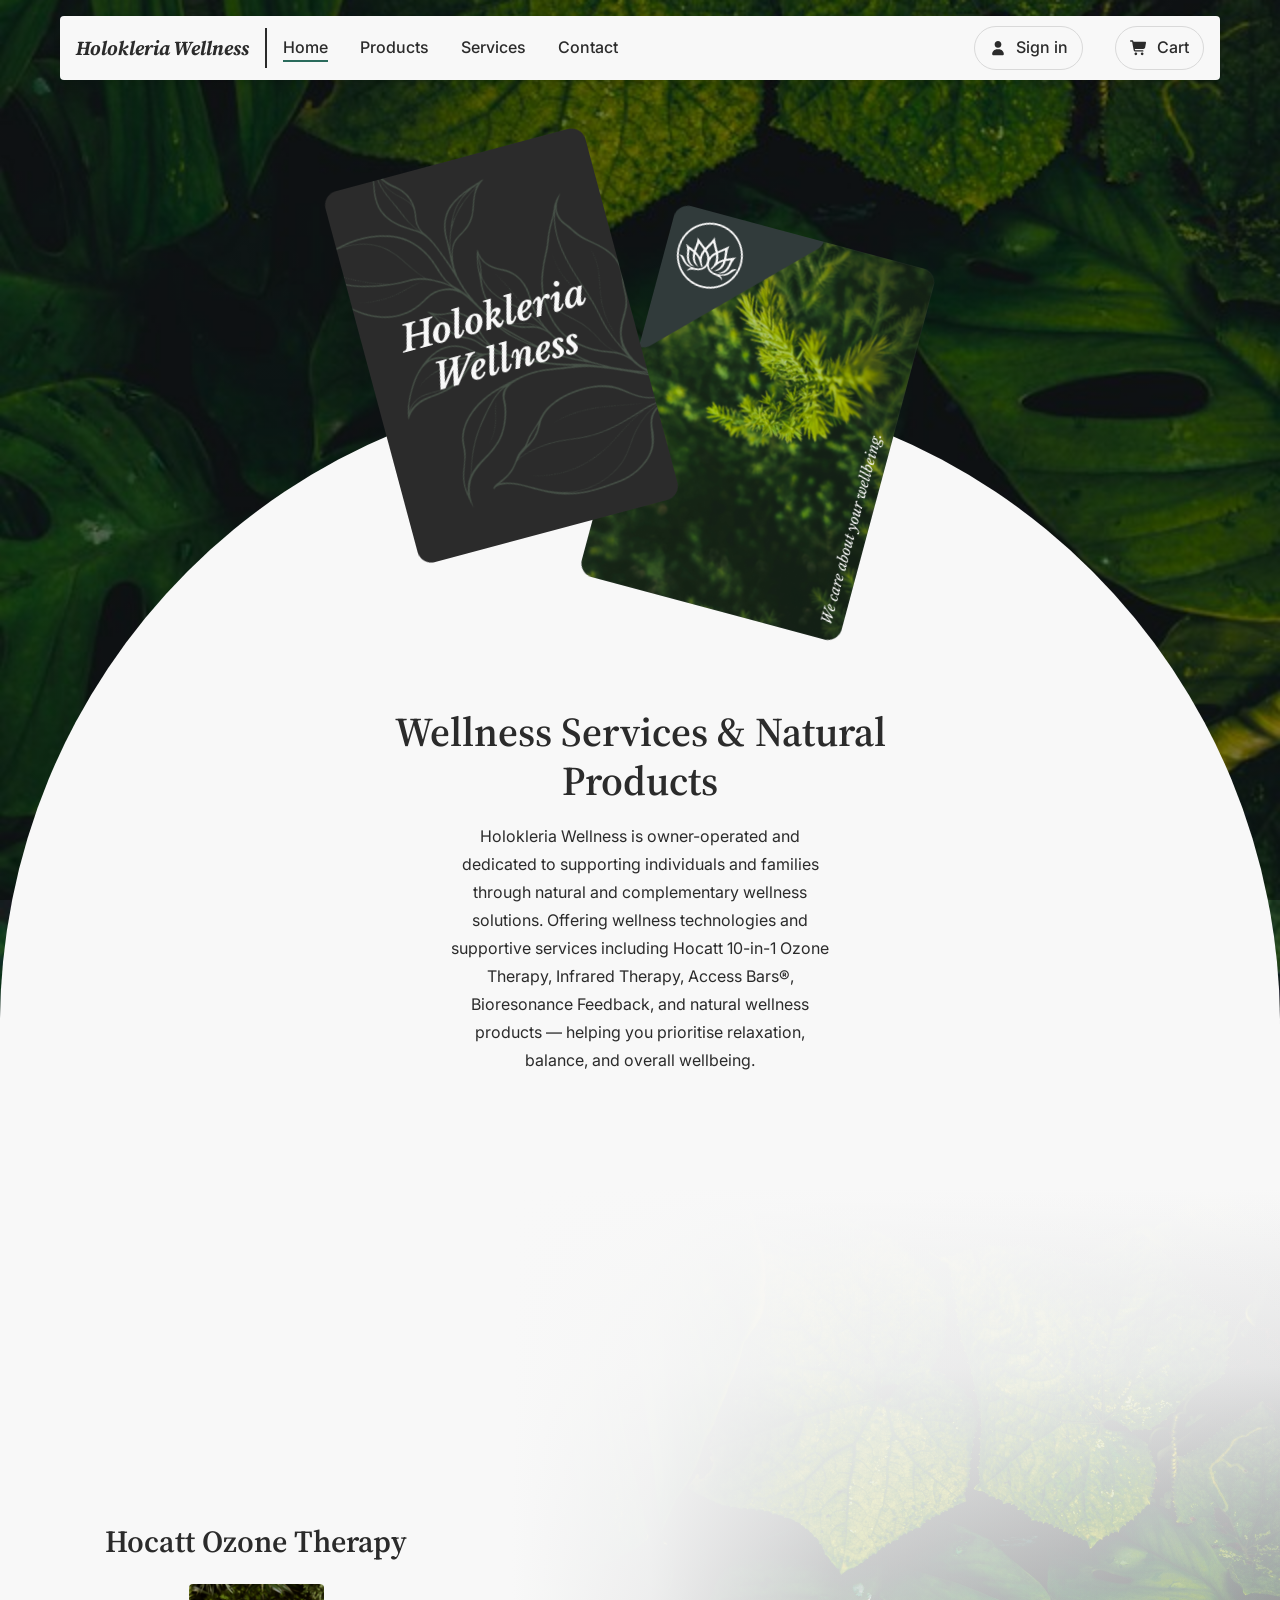
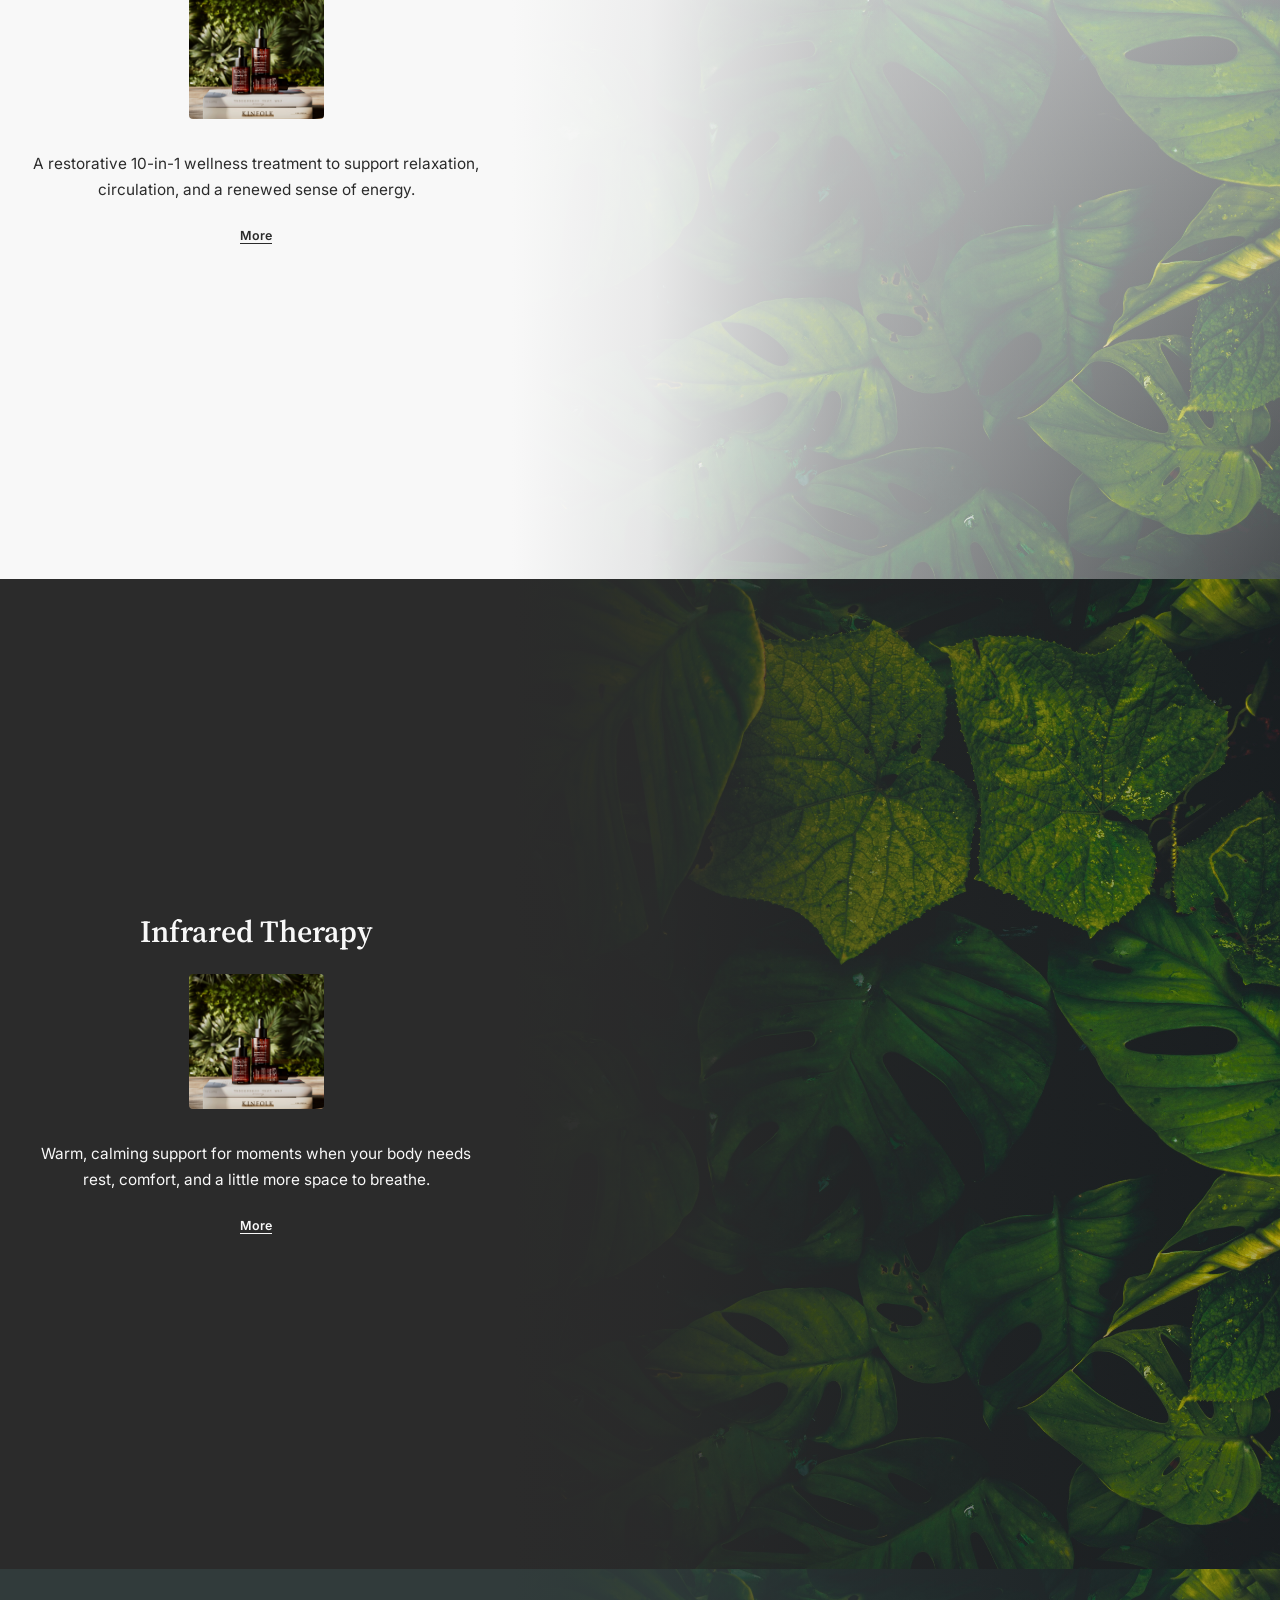
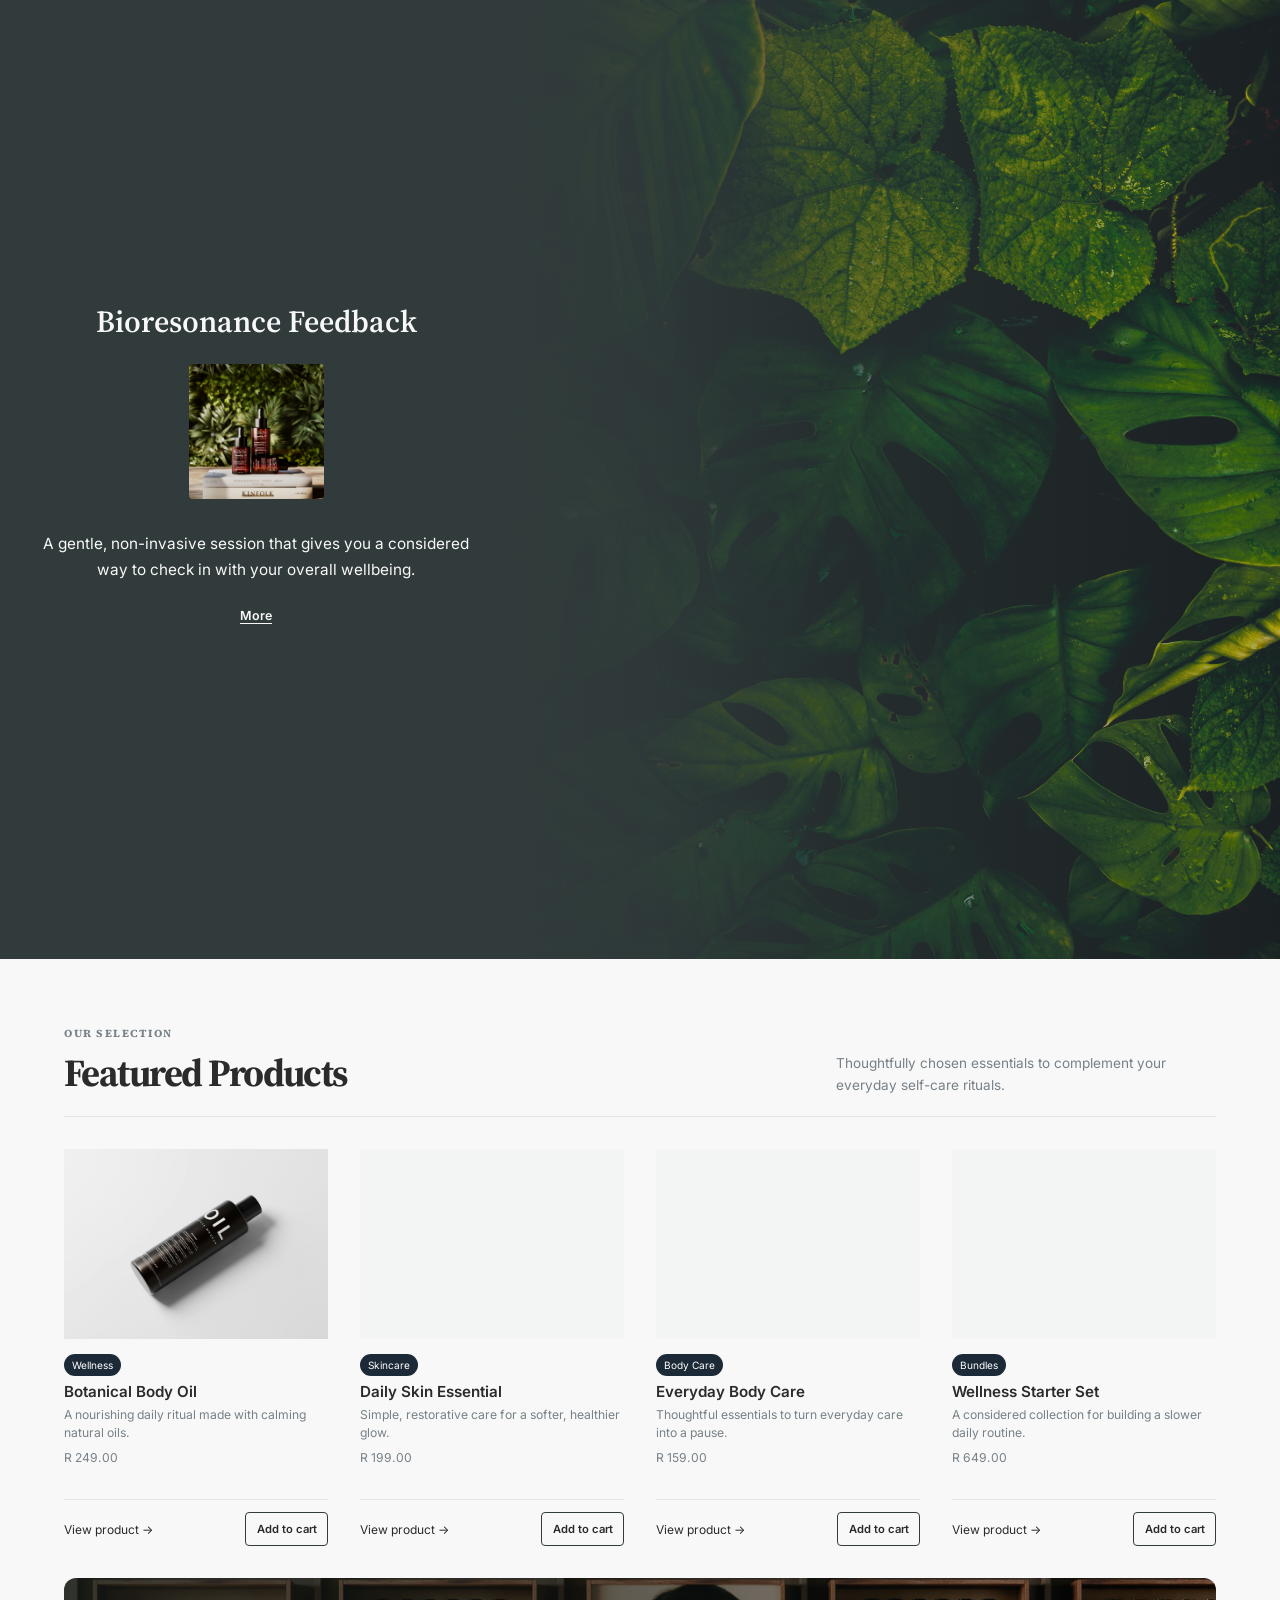
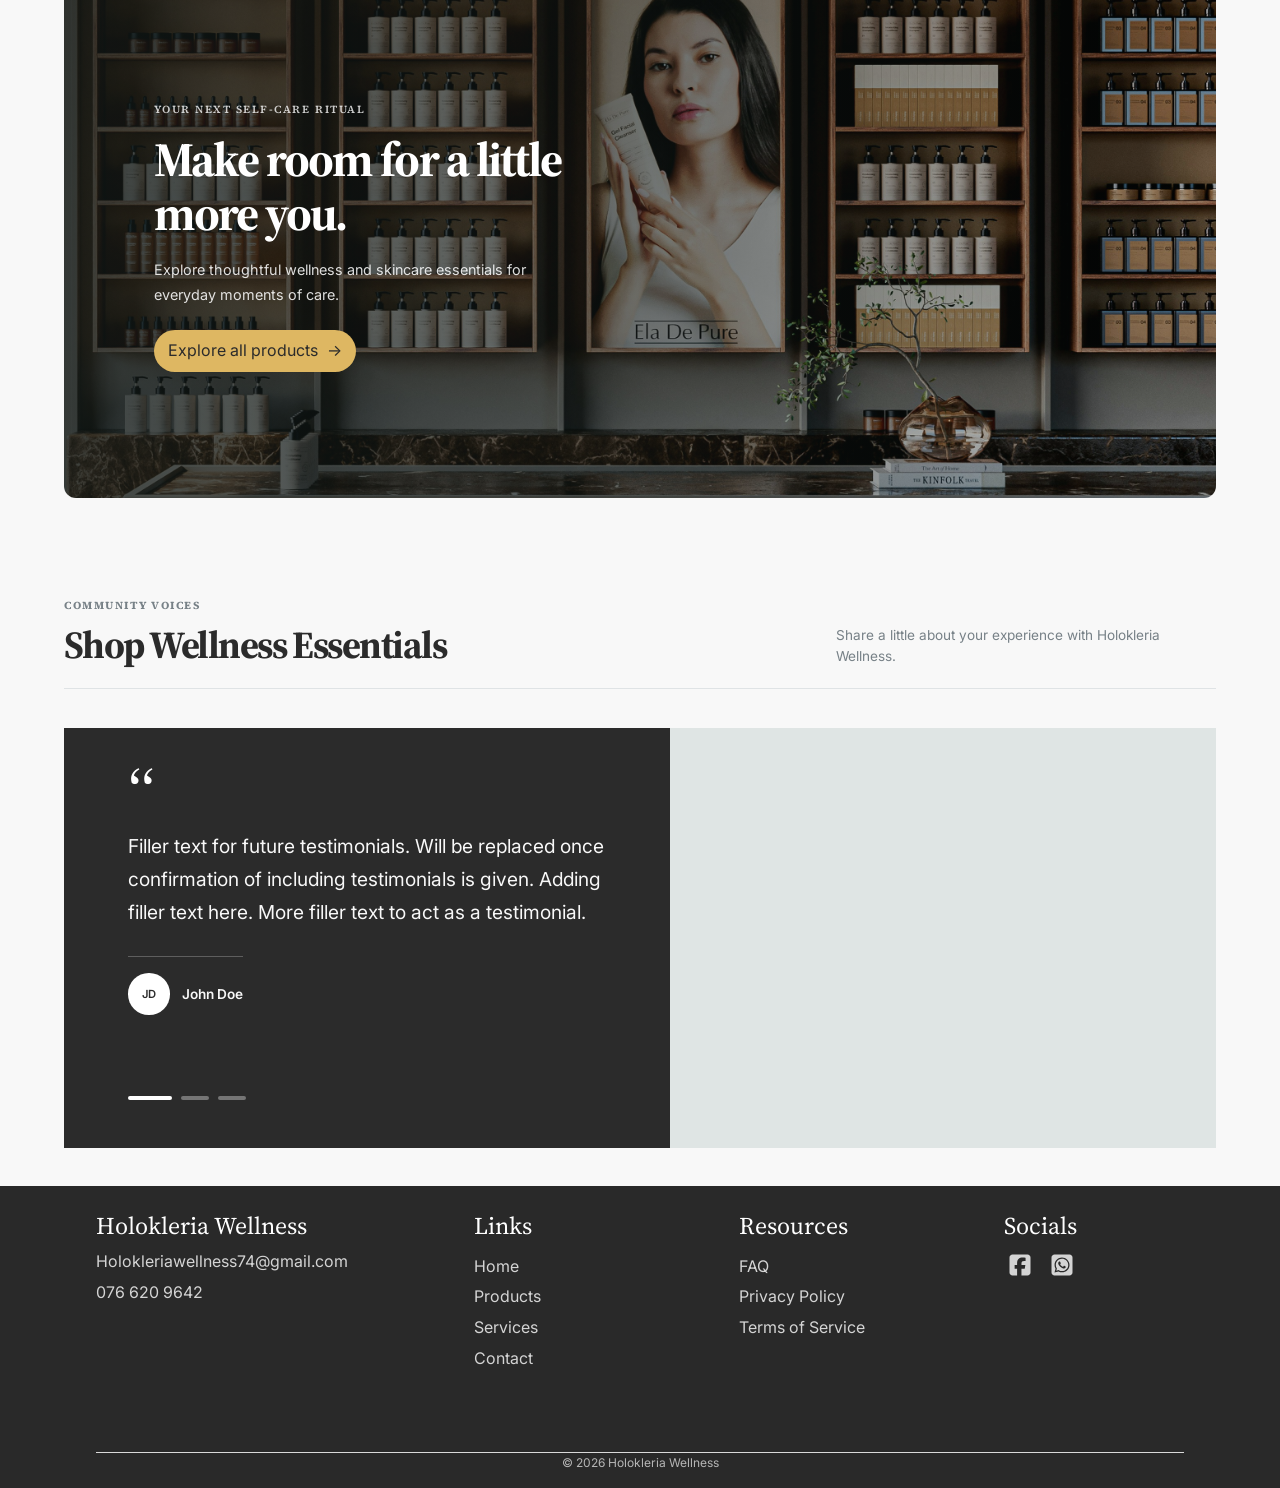
<file: index.html>
<!DOCTYPE html>
<html lang="en">
<head>
    <!-- Meta -->
    <meta charset="UTF-8">
    <meta name="viewport" content="width=device-width, initial-scale=1.0">

    <!-- SEO -->
    <meta name="description" content="Holokleria Wellness offers complementary wellness services and natural self-care products in Klein Brak River, Mossel Bay.">

    <!-- Title -->
    <title>Holokleria Wellness | Wellness Services &amp; Products</title>

    <!-- CSS -->
    <link rel="stylesheet" href="css/global/global.css">
    <link rel="stylesheet" href="css/products/product-cards.css">
    <link rel="stylesheet" href="css/home/home.css">

    <!-- Favicon -->
    <link rel="apple-touch-icon" sizes="180x180" href="images/favicon/apple-touch-icon.png">
    <link rel="icon" type="image/png" sizes="32x32" href="images/favicon/favicon-32x32.png">
    <link rel="icon" type="image/png" sizes="16x16" href="images/favicon/favicon-16x16.png">
    <link rel="icon" href="images/favicon/favicon.ico">
    <link rel="manifest" href="images/favicon/site.webmanifest">
    <meta name="theme-color" content="#2B2B2B">

    <!-- Fonts -->
    <link rel="preconnect" href="https://fonts.googleapis.com">
    <link rel="preconnect" href="https://fonts.gstatic.com" crossorigin>
    <link href="https://fonts.googleapis.com/css2?family=Inter:ital,opsz,wght@0,14..32,100..900;1,14..32,100..900&family=Source+Serif+4:ital,opsz,wght@0,8..60,200..900;1,8..60,200..900&display=swap" rel="stylesheet">
</head>
<body>

    <!-- Header -->
    <header>
        <nav class="navbar">
            <div class="nav-group nav-left">
                <a href="index.html" class="logo">
                    <span>Holokleria Wellness</span>
                </a>
                <div class="navdivider"></div>
                <ul class="nav-links" id="primary-navigation">
                    <li><a href="index.html">Home</a></li>
                    <li><a href="products.html">Products</a></li>
                    <li><a href="services.html">Services</a></li>
                    <li><a href="contact.html">Contact</a></li>
                </ul>
            </div>
            <div class="nav-group nav-actions-group">
                    <ul class="nav-right">
                    <li><a href="login.html" class="nav-action-link btn-green" aria-label="Sign in"><svg class="nav-icon" viewBox="0 0 640 640" aria-hidden="true"><path d="M320 312C386.3 312 440 258.3 440 192C440 125.7 386.3 72 320 72C253.7 72 200 125.7 200 192C200 258.3 253.7 312 320 312zM290.3 368C191.8 368 112 447.8 112 546.3C112 562.7 125.3 576 141.7 576L498.3 576C514.7 576 528 562.7 528 546.3C528 447.8 448.2 368 349.7 368L290.3 368z" fill="currentColor"/></svg><span>Sign in</span></a></li><li>
                        <a href="cart.html" class="nav-action-link btn-green" aria-label="Cart">
                            <svg class="nav-icon" viewBox="0 0 640 640" aria-hidden="true">
                                <path d="M24 48C10.7 48 0 58.7 0 72C0 85.3 10.7 96 24 96L69.3 96C73.2 96 76.5 98.8 77.2 102.6L129.3 388.9C135.5 423.1 165.3 448 200.1 448L456 448C469.3 448 480 437.3 480 424C480 410.7 469.3 400 456 400L200.1 400C188.5 400 178.6 391.7 176.5 380.3L171.4 352L475 352C505.8 352 532.2 330.1 537.9 299.8L568.9 133.9C572.6 114.2 557.5 96 537.4 96L124.7 96L124.3 94C119.5 67.4 96.3 48 69.2 48L24 48zM208 576C234.5 576 256 554.5 256 528C256 501.5 234.5 480 208 480C181.5 480 160 501.5 160 528C160 554.5 181.5 576 208 576zM432 576C458.5 576 480 554.5 480 528C480 501.5 458.5 480 432 480C405.5 480 384 501.5 384 528C384 554.5 405.5 576 432 576z" fill="currentColor"/>
                            </svg>
                            <span>Cart</span>
                        </a>
                    </li>
                    <li class="nav-menu-toggle-item">
                        <button class="nav-menu-toggle" type="button" aria-label="Open navigation" aria-expanded="false" aria-controls="primary-navigation">
                            <svg class="nav-hamburger" xmlns="http://www.w3.org/2000/svg" viewBox="0 0 640 640" aria-hidden="true">
                                <path d="M96 160C96 142.3 110.3 128 128 128L512 128C529.7 128 544 142.3 544 160C544 177.7 529.7 192 512 192L128 192C110.3 192 96 177.7 96 160zM96 320C96 302.3 110.3 288 128 288L512 288C529.7 288 544 302.3 544 320C544 337.7 529.7 352 512 352L128 352C110.3 352 96 337.7 96 320zM544 480C544 497.7 529.7 512 512 512L128 512C110.3 512 96 497.7 96 480C96 462.3 110.3 448 128 448L512 448C529.7 448 544 462.3 544 480z" fill="currentColor"/>
                            </svg>
                        </button>
                    </li>
                    </ul>
            </div>
        </nav>
    </header>

    <!-- Main Content -->
    <main>
        <div class="background-hero">
            <section class="aboutcards">
                <div class="aboutcf">
                    <img src="images/home/about/cardf.png" width="299" height="427" alt="Holokleria Wellness Logo">
                </div>
                <div class="aboutcb">
                    <img src="images/home/about/cardb.png" width="299" height="427" alt="Holokleria Wellness Logo">
                </div>
            </section>

            <div class="mainb">
            <section class="about sectiontb">
                <div class="slide-in">
                    <h1>Wellness Services &amp; Natural Products</h1>
                    <p>Holokleria Wellness is owner-operated and dedicated to supporting individuals and families through natural and complementary wellness solutions. Offering wellness technologies and supportive services including Hocatt 10-in-1 Ozone Therapy, Infrared Therapy, Access Bars®, Bioresonance Feedback, and natural wellness products — helping you prioritise relaxation, balance, and overall wellbeing.</p>
                </div>
            </section>

            <section class="services sectiontb">
                <div class="service-card bg-white">
                    <div class="service-card-content">
                        <h3>Hocatt Ozone Therapy</h3>
                        <picture class="service-icon-picture">
                            <!-- Change data-srcset to srcset after adding the WebP file. -->
                            <source data-srcset="images/home/services/ela-de-pure-79MGKjefhmo-unsplash.webp" type="image/webp">
                            <img class="service-icon-image" src="images/home/services/ela-de-pure-79MGKjefhmo-unsplash.jpg" alt="Service 1" loading="lazy" decoding="async">
                        </picture>
                        <p>A restorative 10-in-1 wellness treatment to support relaxation, circulation, and a renewed sense of energy.</p>
                        <a href="services.html" class="service-link">More</a>
                    </div>
                    <div class="service-image-wrap">
                        <div class="service-main-image-overlay bg-white-overlay"></div>
                        <picture class="service-main-picture">
                            <source data-srcset="images/home/services/vinayak-veer-U82PlfpYG3M-unsplash.webp" type="image/webp">
                            <img class="service-main-image" src="images/home/services/vinayak-veer-U82PlfpYG3M-unsplash.jpg" alt="Service 1" loading="lazy" decoding="async">
                        </picture>
                    </div>
                </div>

                <div class="service-card bg-black">
                    <div class="service-card-content">
                        <h3>Infrared Therapy</h3>
                        <picture class="service-icon-picture">
                            <source data-srcset="images/home/services/ela-de-pure-79MGKjefhmo-unsplash.webp" type="image/webp">
                            <img class="service-icon-image" src="images/home/services/ela-de-pure-79MGKjefhmo-unsplash.jpg" alt="Service 1" loading="lazy" decoding="async">
                        </picture>
                        <p>Warm, calming support for moments when your body needs rest, comfort, and a little more space to breathe.</p>
                        <a href="services.html" class="service-link">More</a>
                    </div>
                    <div class="service-image-wrap">
                        <div class="service-main-image-overlay bg-black-overlay"></div>
                        <picture class="service-main-picture">
                            <source data-srcset="images/home/services/vinayak-veer-U82PlfpYG3M-unsplash.webp" type="image/webp">
                            <img class="service-main-image" src="images/home/services/vinayak-veer-U82PlfpYG3M-unsplash.jpg" alt="Service 1" loading="lazy" decoding="async">
                        </picture>
                    </div>
                </div>

                <div class="service-card bg-green">
                    <div class="service-card-content">
                        <h3>Bioresonance Feedback</h3>
                        <picture class="service-icon-picture">
                            <source data-srcset="images/home/services/ela-de-pure-79MGKjefhmo-unsplash.webp" type="image/webp">
                            <img class="service-icon-image" src="images/home/services/ela-de-pure-79MGKjefhmo-unsplash.jpg" alt="Service 1" loading="lazy" decoding="async">
                        </picture>
                        <p>A gentle, non-invasive session that gives you a considered way to check in with your overall wellbeing.</p>
                        <a href="services.html" class="service-link">More</a>
                    </div>
                    <div class="service-image-wrap">
                        <div class="service-main-image-overlay bg-green-overlay"></div>
                        <picture class="service-main-picture">
                            <source data-srcset="images/home/services/vinayak-veer-U82PlfpYG3M-unsplash.webp" type="image/webp">
                            <img class="service-main-image" src="images/home/services/vinayak-veer-U82PlfpYG3M-unsplash.jpg" alt="Service 1" loading="lazy" decoding="async">
                        </picture>
                    </div>
                </div>
            </section>
        </div>
    </div>



        <section class="products sectionlr sectiontb ">
            <div class="section-heading slide-in">
                <div>
                    <span class="section-eyebrow">Our selection</span>
                    <h2 class="section-title">Featured Products</h2>
                </div>
                <p>Thoughtfully chosen essentials to complement your everyday self-care rituals.</p>
            </div>
            <!-- Placeholder ZAR prices; replace with final prices before launch. -->
            <div class="product-grid">
                <article class="product-card slide-in">
                    <div class="product-card-image"><picture class="product-picture"><source data-srcset="images/products/products/mockup-free-_DX721wJ5_o-unsplash.webp" type="image/webp"><img src="images/products/products/mockup-free-_DX721wJ5_o-unsplash.jpg" alt="Botanical wellness oil" class="product-image" loading="lazy" decoding="async"></picture></div>
                    <div class="product-info"><span class="product-tag">Wellness</span><h3>Botanical Body Oil</h3><p>A nourishing daily ritual made with calming natural oils.</p><p class="product-price">R 249.00</p><div class="product-card-actions"><a href="products.html" class="product-link">View product <span aria-hidden="true">&#8594;</span></a><button class="add-to-cart" type="button" aria-label="Add Botanical Body Oil to cart">Add to cart</button></div></div>
                </article>

                <article class="product-card slide-in">
                    <div class="product-card-image"><picture class="product-picture"><source data-srcset="images/products/products/mockup-free-TubVvARwFms-unsplash.webp" type="image/webp"><img src="images/products/products/mockup-free-TubVvARwFms-unsplash.jpg" alt="Natural skincare product" class="product-image" loading="lazy" decoding="async"></picture></div>
                    <div class="product-info"><span class="product-tag">Skincare</span><h3>Daily Skin Essential</h3><p>Simple, restorative care for a softer, healthier glow.</p><p class="product-price">R 199.00</p><div class="product-card-actions"><a href="products.html" class="product-link">View product <span aria-hidden="true">&#8594;</span></a><button class="add-to-cart" type="button" aria-label="Add Daily Skin Essential to cart">Add to cart</button></div></div>
                </article>

                <article class="product-card slide-in">
                    <div class="product-card-image"><picture class="product-picture"><source data-srcset="images/products/products/mockup-free-Km2kpMfp804-unsplash.webp" type="image/webp"><img src="images/products/products/mockup-free-Km2kpMfp804-unsplash.jpg" alt="Self care product" class="product-image" loading="lazy" decoding="async"></picture></div>
                    <div class="product-info"><span class="product-tag">Body Care</span><h3>Everyday Body Care</h3><p>Thoughtful essentials to turn everyday care into a pause.</p><p class="product-price">R 159.00</p><div class="product-card-actions"><a href="products.html" class="product-link">View product <span aria-hidden="true">&#8594;</span></a><button class="add-to-cart" type="button" aria-label="Add Everyday Body Care to cart">Add to cart</button></div></div>
                </article>

                <article class="product-card slide-in">
                    <div class="product-card-image"><picture class="product-picture"><source data-srcset="images/products/products/mockup-free-1qT5k49jJmc-unsplash.webp" type="image/webp"><img src="images/products/products/mockup-free-1qT5k49jJmc-unsplash.jpg" alt="Wellness product set" class="product-image" loading="lazy" decoding="async"></picture></div>
                    <div class="product-info"><span class="product-tag">Bundles</span><h3>Wellness Starter Set</h3><p>A considered collection for building a slower daily routine.</p><p class="product-price">R 649.00</p><div class="product-card-actions"><a href="products.html" class="product-link">View product <span aria-hidden="true">&#8594;</span></a><button class="add-to-cart" type="button" aria-label="Add Wellness Starter Set to cart">Add to cart</button></div></div>
                </article>
            </div>

            <div class="product-hero">
                <div class="product-hero-content slide-in">
                    <span class="product-hero-eyebrow">Your next self-care ritual</span>
                    <h3>Make room for a little more you.</h3>
                    <p>Explore thoughtful wellness and skincare essentials for everyday moments of care.</p>
                    <a class="btn-yellow product-hero-link" href="products.html">Explore all products <span aria-hidden="true">&#8594;</span></a>
                </div>
            </div>
        </section>

        <section class="testimonials sectiontb sectionlr">
            <div class="section-heading slide-in">
                <div>
                    <span class="section-eyebrow">Community voices</span>
                    <h2 class="section-title">Shop Wellness Essentials</h2>
                </div>
                <p>Share a little about your experience with Holokleria Wellness.</p>
            </div>
            <div class="testimonial-card slide-in">
                <div class="testimonial-indicators" aria-label="Testimonial Selector">
                    <button class="testimonial-indicator active" data-index="0" aria-label="Show testimonial 1"></button>
                    <button class="testimonial-indicator" data-index="1" aria-label="Show testimonial 2"></button>
                    <button class="testimonial-indicator" data-index="2" aria-label="Show testimonial 3"></button>
                </div>

                <div class="testimonial-copy">
                    <span class="testimonial-quote-mark">“</span>
                    <div class="testimonial-quote">
                        <p id="testimonial-text">Filler text for future testimonials. Will be replaced once confirmation of including testimonials is given. Adding filler text here. More filler text to act as a testimonial.</p>
                    </div>
                    <div class="testimonial-author">
                        <span class="author-badge" id="testimonial-initials">JD</span>
                        <span id="testimonial-name">John Doe</span>
                    </div>
                </div>

                <div class="testimonial-card-image" aria-label="Wellness testimonial image"></div>
            </div>
        </section>
    </main>

    <!-- Footer -->
    <footer class="footer">
		<div class="footer-content sectionlr">
			<div class="footer-brand">
				<h4>Holokleria Wellness</h4>
				<p><a href="mailto:Holokleriawellness74@gmail.com">Holokleriawellness74@gmail.com</a></p>
				<p><a href="tel:+27766209642">076 620 9642</a></p>
			</div>
			<div class="footer-links">
				<h4>Links</h4>
				<a href="index.html">Home</a>
				<a href="products.html">Products</a>
				<a href="services.html">Services</a>
				<a href="contact.html">Contact</a>
			</div>
			<div class="footer-links">
				<h4>Resources</h4>
				<a href="faq.html">FAQ</a>
				<a href="privacy.html">Privacy Policy</a>
				<a href="terms.html">Terms of Service</a>
			</div>
			<div class="footer-social">
				<h4>Socials</h4>
				<div class="social-icons" aria-label="Social media links">
					<a class="social-icon" href="#" aria-label="Facebook"><svg xmlns="http://www.w3.org/2000/svg" viewBox="0 0 448 512" aria-hidden="true"><!--!Font Awesome Free v7.3.1 by @fontawesome - https://fontawesome.com License - https://fontawesome.com/license/free Copyright 2026 Fonticons, Inc.--><path d="M64 32C28.7 32 0 60.7 0 96L0 416c0 35.3 28.7 64 64 64l98.2 0 0-145.8-52.8 0 0-78.2 52.8 0 0-33.7c0-87.1 39.4-127.5 125-127.5 16.2 0 44.2 3.2 55.7 6.4l0 70.8c-6-.6-16.5-1-29.6-1-42 0-58.2 15.9-58.2 57.2l0 27.8 83.6 0-14.4 78.2-69.3 0 0 145.8 129 0c35.3 0 64-28.7 64-64l0-320c0-35.3-28.7-64-64-64L64 32z"/></svg></a>
					<a class="social-icon" href="#" aria-label="Whatsapp"><svg xmlns="http://www.w3.org/2000/svg" viewBox="0 0 448 512"><!--!Font Awesome Free v7.3.1 by @fontawesome - https://fontawesome.com License - https://fontawesome.com/license/free Copyright 2026 Fonticons, Inc.--><path d="M92.1 254.6c0 24.9 7 49.2 20.2 70.1l3.1 5-13.3 48.6 49.9-13.1 4.8 2.9c20.2 12 43.4 18.4 67.1 18.4l.1 0c72.6 0 133.3-59.1 133.3-131.8 0-35.2-15.2-68.3-40.1-93.2-25-25-58-38.7-93.2-38.7-72.7 0-131.8 59.1-131.9 131.8zM274.8 330c-12.6 1.9-22.4 .9-47.5-9.9-36.8-15.9-61.8-51.5-66.9-58.7-.4-.6-.7-.9-.8-1.1-2-2.6-16.2-21.5-16.2-41 0-18.4 9-27.9 13.2-32.3 .3-.3 .5-.5 .7-.8 3.6-4 7.9-5 10.6-5 2.6 0 5.3 0 7.6 .1l.8 0c2.3 0 5.2 0 8.1 6.8 1.2 2.9 3 7.3 4.9 11.8 3.3 8 6.7 16.3 7.3 17.6 1 2 1.7 4.3 .3 6.9-3.4 6.8-6.9 10.4-9.3 13-3.1 3.2-4.5 4.7-2.3 8.6 15.3 26.3 30.6 35.4 53.9 47.1 4 2 6.3 1.7 8.6-1 2.3-2.6 9.9-11.6 12.5-15.5 2.6-4 5.3-3.3 8.9-2s23.1 10.9 27.1 12.9c.8 .4 1.5 .7 2.1 1 2.8 1.4 4.7 2.3 5.5 3.6 .9 1.9 .9 9.9-2.4 19.1-3.3 9.3-19.1 17.7-26.7 18.8zM448 96c0-35.3-28.7-64-64-64L64 32C28.7 32 0 60.7 0 96L0 416c0 35.3 28.7 64 64 64l320 0c35.3 0 64-28.7 64-64l0-320zM148.1 393.9L64 416 86.5 333.8c-13.9-24-21.2-51.3-21.2-79.3 .1-87.4 71.2-158.5 158.6-158.5 42.4 0 82.2 16.5 112.2 46.5 29.9 30 47.9 69.8 47.9 112.2 0 87.4-72.7 158.5-160.1 158.5-26.6 0-52.7-6.7-75.8-19.3z"/></svg></a>
				</div>
			</div>
		</div>
		<div class="footer-bottom">
			<p>&copy; <span data-current-year>2026</span> Holokleria Wellness</p>
		</div>
	</footer>

    <!-- JavaScript -->
    <script src="js/main.js"></script>

</body>
</html>
</file>
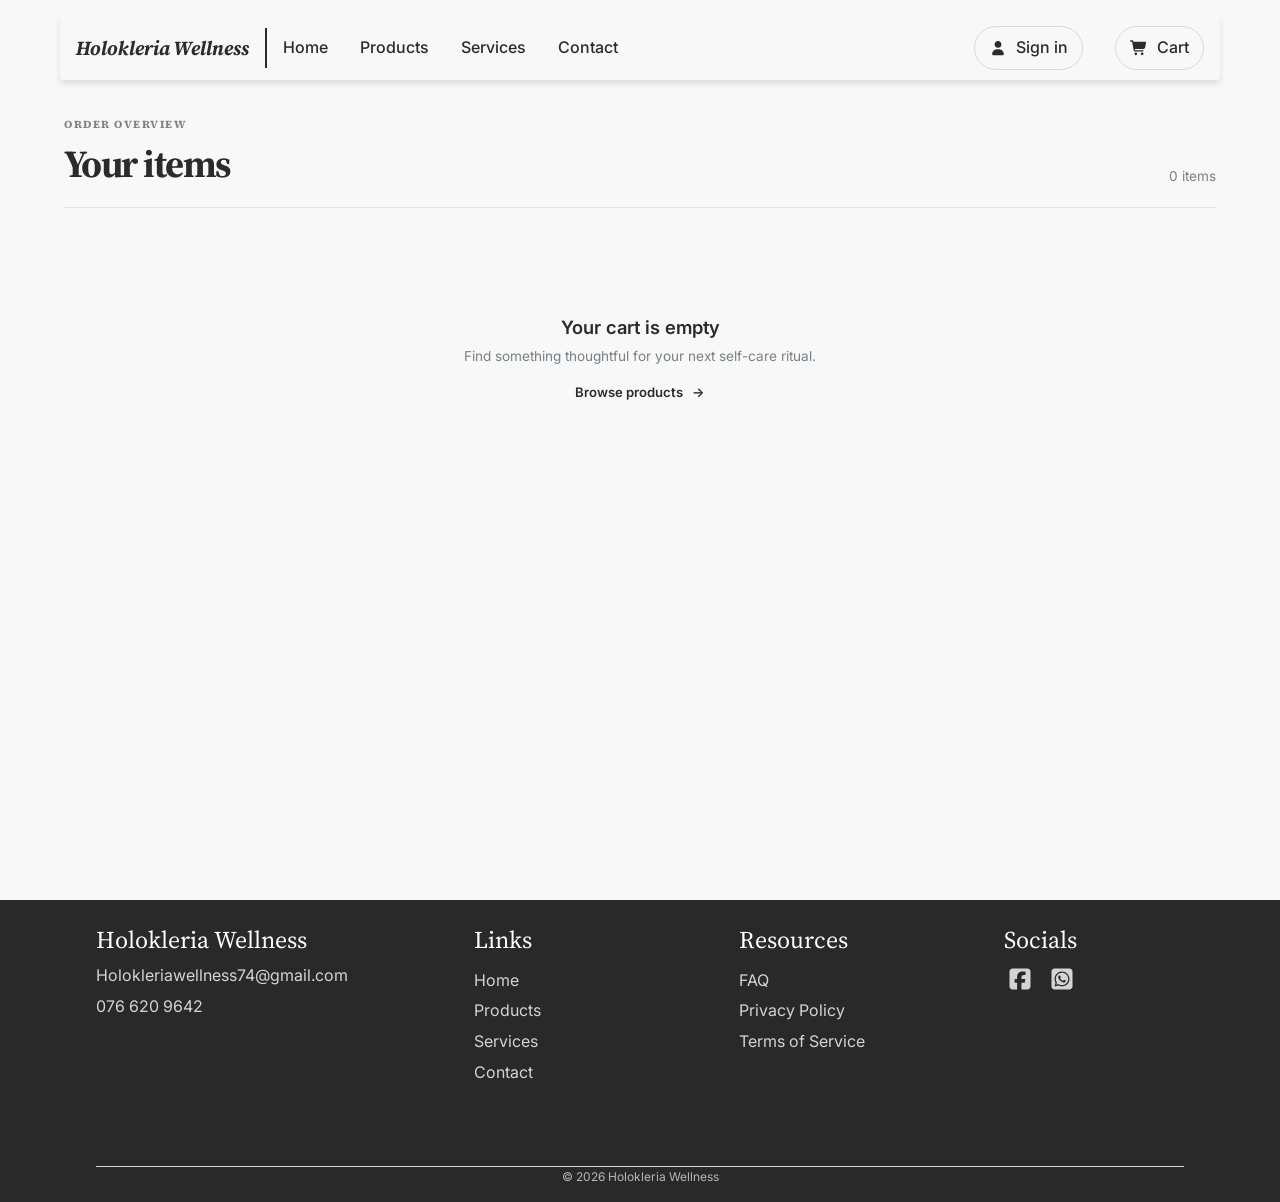
<file: cart.html>
<!DOCTYPE html>
<html lang="en">
<head>
	<meta charset="UTF-8">
	<meta name="viewport" content="width=device-width, initial-scale=1.0">
	<meta name="description" content="Review your Holokleria Wellness shopping cart.">
	<meta name="robots" content="noindex, follow">
	<title>Your Cart | Holokleria Wellness</title>
	<link rel="stylesheet" href="css/global/global.css">
	<link rel="stylesheet" href="css/cart/cart.css">
	<link rel="apple-touch-icon" sizes="180x180" href="images/favicon/apple-touch-icon.png">
	<link rel="icon" type="image/png" sizes="32x32" href="images/favicon/favicon-32x32.png">
	<link rel="icon" type="image/png" sizes="16x16" href="images/favicon/favicon-16x16.png">
	<link rel="icon" href="images/favicon/favicon.ico">
	<link rel="manifest" href="images/favicon/site.webmanifest">
	<meta name="theme-color" content="#2B2B2B">
	<link rel="preconnect" href="https://fonts.googleapis.com">
	<link rel="preconnect" href="https://fonts.gstatic.com" crossorigin>
	<link href="https://fonts.googleapis.com/css2?family=Inter:ital,opsz,wght@0,14..32,100..900;1,14..32,100..900&family=Source+Serif+4:ital,opsz,wght@0,8..60,200..900;1,8..60,200..900&display=swap" rel="stylesheet">
</head>
<body>
	<header>
        <nav class="navbar">
            <div class="nav-group nav-left">
                <a href="index.html" class="logo">
                    <span>Holokleria Wellness</span>
                </a>
                <div class="navdivider"></div>
                <ul class="nav-links" id="primary-navigation">
                    <li><a href="index.html">Home</a></li>
                    <li><a href="products.html">Products</a></li>
                    <li><a href="services.html">Services</a></li>
                    <li><a href="contact.html">Contact</a></li>
                </ul>
            </div>
            <div class="nav-group nav-actions-group">
                    <ul class="nav-right">
                    <li><a href="login.html" class="nav-action-link btn-green" aria-label="Sign in"><svg class="nav-icon" viewBox="0 0 640 640" aria-hidden="true"><path d="M320 312C386.3 312 440 258.3 440 192C440 125.7 386.3 72 320 72C253.7 72 200 125.7 200 192C200 258.3 253.7 312 320 312zM290.3 368C191.8 368 112 447.8 112 546.3C112 562.7 125.3 576 141.7 576L498.3 576C514.7 576 528 562.7 528 546.3C528 447.8 448.2 368 349.7 368L290.3 368z" fill="currentColor"/></svg><span>Sign in</span></a></li><li>
                        <a href="cart.html" class="nav-action-link btn-green" aria-label="Cart">
                            <svg class="nav-icon" viewBox="0 0 640 640" aria-hidden="true">
                                <path d="M24 48C10.7 48 0 58.7 0 72C0 85.3 10.7 96 24 96L69.3 96C73.2 96 76.5 98.8 77.2 102.6L129.3 388.9C135.5 423.1 165.3 448 200.1 448L456 448C469.3 448 480 437.3 480 424C480 410.7 469.3 400 456 400L200.1 400C188.5 400 178.6 391.7 176.5 380.3L171.4 352L475 352C505.8 352 532.2 330.1 537.9 299.8L568.9 133.9C572.6 114.2 557.5 96 537.4 96L124.7 96L124.3 94C119.5 67.4 96.3 48 69.2 48L24 48zM208 576C234.5 576 256 554.5 256 528C256 501.5 234.5 480 208 480C181.5 480 160 501.5 160 528C160 554.5 181.5 576 208 576zM432 576C458.5 576 480 554.5 480 528C480 501.5 458.5 480 432 480C405.5 480 384 501.5 384 528C384 554.5 405.5 576 432 576z" fill="currentColor"/>
                            </svg>
                            <span>Cart</span>
                        </a>
                    </li>
                    <li class="nav-menu-toggle-item">
                        <button class="nav-menu-toggle" type="button" aria-label="Open navigation" aria-expanded="false" aria-controls="primary-navigation">
                            <svg class="nav-hamburger" xmlns="http://www.w3.org/2000/svg" viewBox="0 0 640 640" aria-hidden="true">
                                <path d="M96 160C96 142.3 110.3 128 128 128L512 128C529.7 128 544 142.3 544 160C544 177.7 529.7 192 512 192L128 192C110.3 192 96 177.7 96 160zM96 320C96 302.3 110.3 288 128 288L512 288C529.7 288 544 302.3 544 320C544 337.7 529.7 352 512 352L128 352C110.3 352 96 337.7 96 320zM544 480C544 497.7 529.7 512 512 512L128 512C110.3 512 96 497.7 96 480C96 462.3 110.3 448 128 448L512 448C529.7 448 544 462.3 544 480z" fill="currentColor"/>
                            </svg>
                        </button>
                    </li>
                    </ul>
            </div>
        </nav>
    </header>

	<main class="cart-main">
		<section class="cart-content sectionlr" id="cart-content">
			<div class="section-heading cart-heading slide-in">
				<div>
					<span class="section-eyebrow">Order overview</span>
					<h2 class="section-title">Your items</h2>
				</div>
				<p>0 items</p>
			</div>
			<div class="cart-empty slide-in">
				<h3>Your cart is empty</h3>
				<p>Find something thoughtful for your next self-care ritual.</p>
				<a class="cart-browse-link" href="products.html">Browse products <span aria-hidden="true">&#8594;</span></a>
			</div>
		</section>
	</main>

	<footer class="footer">
		<div class="footer-content sectionlr">
			<div class="footer-brand">
				<h4>Holokleria Wellness</h4>
				<p><a href="mailto:Holokleriawellness74@gmail.com">Holokleriawellness74@gmail.com</a></p>
				<p><a href="tel:+27766209642">076 620 9642</a></p>
			</div>
			<div class="footer-links">
				<h4>Links</h4>
				<a href="index.html">Home</a>
				<a href="products.html">Products</a>
				<a href="services.html">Services</a>
				<a href="contact.html">Contact</a>
			</div>
			<div class="footer-links">
				<h4>Resources</h4>
				<a href="faq.html">FAQ</a>
				<a href="privacy.html">Privacy Policy</a>
				<a href="terms.html">Terms of Service</a>
			</div>
			<div class="footer-social">
				<h4>Socials</h4>
				<div class="social-icons" aria-label="Social media links">
					<a class="social-icon" href="#" aria-label="Facebook"><svg xmlns="http://www.w3.org/2000/svg" viewBox="0 0 448 512" aria-hidden="true"><!--!Font Awesome Free v7.3.1 by @fontawesome - https://fontawesome.com License - https://fontawesome.com/license/free Copyright 2026 Fonticons, Inc.--><path d="M64 32C28.7 32 0 60.7 0 96L0 416c0 35.3 28.7 64 64 64l98.2 0 0-145.8-52.8 0 0-78.2 52.8 0 0-33.7c0-87.1 39.4-127.5 125-127.5 16.2 0 44.2 3.2 55.7 6.4l0 70.8c-6-.6-16.5-1-29.6-1-42 0-58.2 15.9-58.2 57.2l0 27.8 83.6 0-14.4 78.2-69.3 0 0 145.8 129 0c35.3 0 64-28.7 64-64l0-320c0-35.3-28.7-64-64-64L64 32z"/></svg></a>
					<a class="social-icon" href="#" aria-label="Whatsapp"><svg xmlns="http://www.w3.org/2000/svg" viewBox="0 0 448 512"><!--!Font Awesome Free v7.3.1 by @fontawesome - https://fontawesome.com License - https://fontawesome.com/license/free Copyright 2026 Fonticons, Inc.--><path d="M92.1 254.6c0 24.9 7 49.2 20.2 70.1l3.1 5-13.3 48.6 49.9-13.1 4.8 2.9c20.2 12 43.4 18.4 67.1 18.4l.1 0c72.6 0 133.3-59.1 133.3-131.8 0-35.2-15.2-68.3-40.1-93.2-25-25-58-38.7-93.2-38.7-72.7 0-131.8 59.1-131.9 131.8zM274.8 330c-12.6 1.9-22.4 .9-47.5-9.9-36.8-15.9-61.8-51.5-66.9-58.7-.4-.6-.7-.9-.8-1.1-2-2.6-16.2-21.5-16.2-41 0-18.4 9-27.9 13.2-32.3 .3-.3 .5-.5 .7-.8 3.6-4 7.9-5 10.6-5 2.6 0 5.3 0 7.6 .1l.8 0c2.3 0 5.2 0 8.1 6.8 1.2 2.9 3 7.3 4.9 11.8 3.3 8 6.7 16.3 7.3 17.6 1 2 1.7 4.3 .3 6.9-3.4 6.8-6.9 10.4-9.3 13-3.1 3.2-4.5 4.7-2.3 8.6 15.3 26.3 30.6 35.4 53.9 47.1 4 2 6.3 1.7 8.6-1 2.3-2.6 9.9-11.6 12.5-15.5 2.6-4 5.3-3.3 8.9-2s23.1 10.9 27.1 12.9c.8 .4 1.5 .7 2.1 1 2.8 1.4 4.7 2.3 5.5 3.6 .9 1.9 .9 9.9-2.4 19.1-3.3 9.3-19.1 17.7-26.7 18.8zM448 96c0-35.3-28.7-64-64-64L64 32C28.7 32 0 60.7 0 96L0 416c0 35.3 28.7 64 64 64l320 0c35.3 0 64-28.7 64-64l0-320zM148.1 393.9L64 416 86.5 333.8c-13.9-24-21.2-51.3-21.2-79.3 .1-87.4 71.2-158.5 158.6-158.5 42.4 0 82.2 16.5 112.2 46.5 29.9 30 47.9 69.8 47.9 112.2 0 87.4-72.7 158.5-160.1 158.5-26.6 0-52.7-6.7-75.8-19.3z"/></svg></a>
				</div>
			</div>
		</div>
		<div class="footer-bottom">
			<p>&copy; <span data-current-year>2026</span> Holokleria Wellness</p>
		</div>
	</footer>
	<script src="js/main.js"></script>
</body>
</html>
</file>
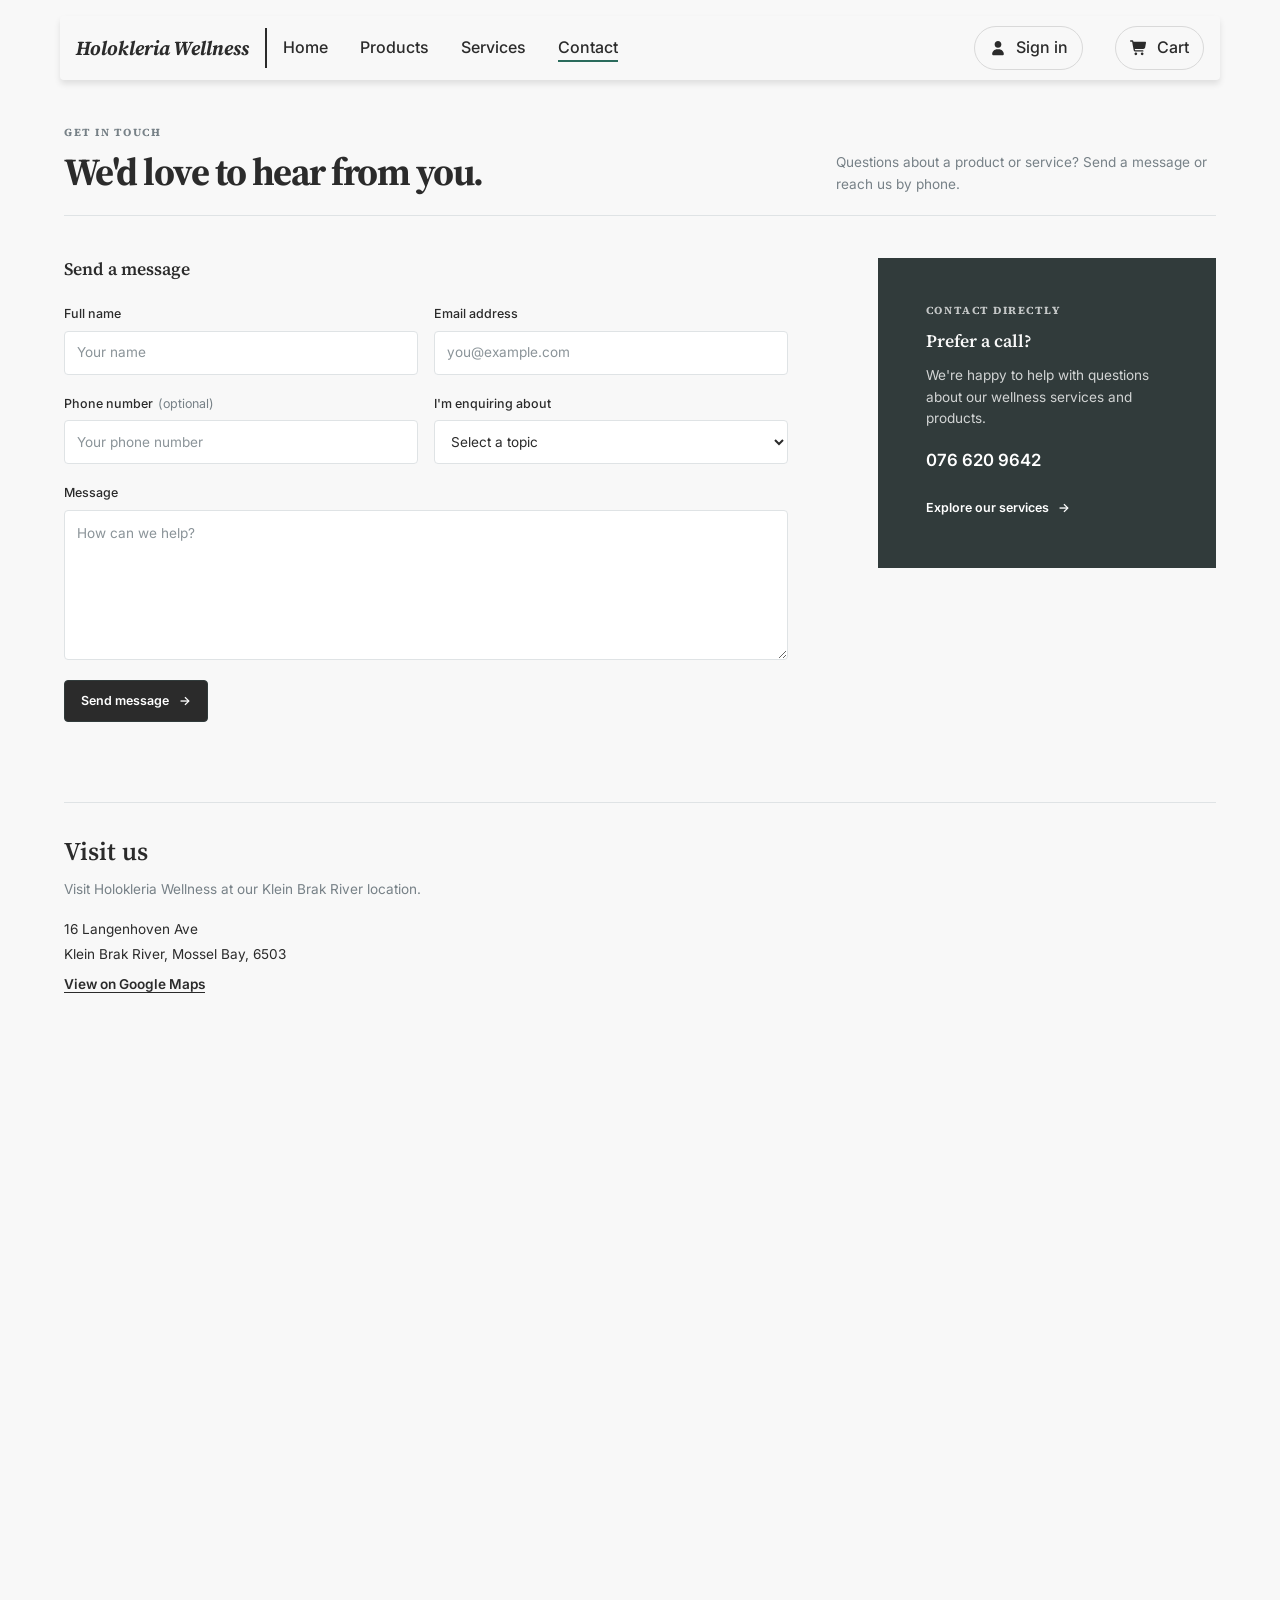
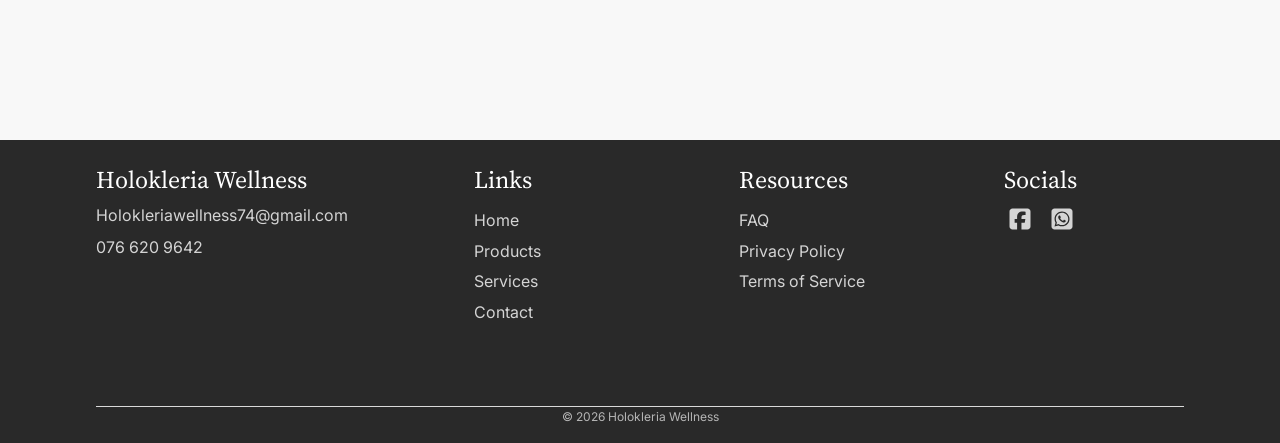
<file: contact.html>
<!DOCTYPE html>
<html lang="en">
<head>
	<meta charset="UTF-8">
	<meta name="viewport" content="width=device-width, initial-scale=1.0">
	<meta name="description" content="Contact Holokleria Wellness about services and products, or find us at 16 Langenhoven Ave, Klein Brak River, Mossel Bay.">
	<title>Contact | Holokleria Wellness</title>
	<link rel="stylesheet" href="css/global/global.css">
	<link rel="stylesheet" href="css/contact/contact.css">
	<link rel="apple-touch-icon" sizes="180x180" href="images/favicon/apple-touch-icon.png">
	<link rel="icon" type="image/png" sizes="32x32" href="images/favicon/favicon-32x32.png">
	<link rel="icon" type="image/png" sizes="16x16" href="images/favicon/favicon-16x16.png">
	<link rel="icon" href="images/favicon/favicon.ico">
	<link rel="manifest" href="images/favicon/site.webmanifest">
	<meta name="theme-color" content="#2B2B2B">
	<link rel="preconnect" href="https://fonts.googleapis.com">
	<link rel="preconnect" href="https://fonts.gstatic.com" crossorigin>
	<link href="https://fonts.googleapis.com/css2?family=Inter:ital,opsz,wght@0,14..32,100..900;1,14..32,100..900&family=Source+Serif+4:ital,opsz,wght@0,8..60,200..900;1,8..60,200..900&display=swap" rel="stylesheet">
</head>
<body>
	<header>
        <nav class="navbar">
            <div class="nav-group nav-left">
                <a href="index.html" class="logo">
                    <span>Holokleria Wellness</span>
                </a>
                <div class="navdivider"></div>
                <ul class="nav-links" id="primary-navigation">
                    <li><a href="index.html">Home</a></li>
                    <li><a href="products.html">Products</a></li>
                    <li><a href="services.html">Services</a></li>
                    <li><a href="contact.html">Contact</a></li>
                </ul>
            </div>
            <div class="nav-group nav-actions-group">
                    <ul class="nav-right">
                    <li><a href="login.html" class="nav-action-link btn-green" aria-label="Sign in"><svg class="nav-icon" viewBox="0 0 640 640" aria-hidden="true"><path d="M320 312C386.3 312 440 258.3 440 192C440 125.7 386.3 72 320 72C253.7 72 200 125.7 200 192C200 258.3 253.7 312 320 312zM290.3 368C191.8 368 112 447.8 112 546.3C112 562.7 125.3 576 141.7 576L498.3 576C514.7 576 528 562.7 528 546.3C528 447.8 448.2 368 349.7 368L290.3 368z" fill="currentColor"/></svg><span>Sign in</span></a></li><li>
                        <a href="cart.html" class="nav-action-link btn-green" aria-label="Cart">
                            <svg class="nav-icon" viewBox="0 0 640 640" aria-hidden="true">
                                <path d="M24 48C10.7 48 0 58.7 0 72C0 85.3 10.7 96 24 96L69.3 96C73.2 96 76.5 98.8 77.2 102.6L129.3 388.9C135.5 423.1 165.3 448 200.1 448L456 448C469.3 448 480 437.3 480 424C480 410.7 469.3 400 456 400L200.1 400C188.5 400 178.6 391.7 176.5 380.3L171.4 352L475 352C505.8 352 532.2 330.1 537.9 299.8L568.9 133.9C572.6 114.2 557.5 96 537.4 96L124.7 96L124.3 94C119.5 67.4 96.3 48 69.2 48L24 48zM208 576C234.5 576 256 554.5 256 528C256 501.5 234.5 480 208 480C181.5 480 160 501.5 160 528C160 554.5 181.5 576 208 576zM432 576C458.5 576 480 554.5 480 528C480 501.5 458.5 480 432 480C405.5 480 384 501.5 384 528C384 554.5 405.5 576 432 576z" fill="currentColor"/>
                            </svg>
                            <span>Cart</span>
                        </a>
                    </li>
                    <li class="nav-menu-toggle-item">
                        <button class="nav-menu-toggle" type="button" aria-label="Open navigation" aria-expanded="false" aria-controls="primary-navigation">
                            <svg class="nav-hamburger" xmlns="http://www.w3.org/2000/svg" viewBox="0 0 640 640" aria-hidden="true">
                                <path d="M96 160C96 142.3 110.3 128 128 128L512 128C529.7 128 544 142.3 544 160C544 177.7 529.7 192 512 192L128 192C110.3 192 96 177.7 96 160zM96 320C96 302.3 110.3 288 128 288L512 288C529.7 288 544 302.3 544 320C544 337.7 529.7 352 512 352L128 352C110.3 352 96 337.7 96 320zM544 480C544 497.7 529.7 512 512 512L128 512C110.3 512 96 497.7 96 480C96 462.3 110.3 448 128 448L512 448C529.7 448 544 462.3 544 480z" fill="currentColor"/>
                            </svg>
                        </button>
                    </li>
                    </ul>
            </div>
        </nav>
    </header>

	<main class="contact-main">
		<section class="contact-intro sectionlr">
			<div class="section-heading contact-heading slide-in">
				<div>
					<span class="section-eyebrow">Get in touch</span>
					<h1 class="section-title">We'd love to hear from you.</h1>
				</div>
				<p>Questions about a product or service? Send a message or reach us by phone.</p>
			</div>
		</section>

		<div class="contact-content sectionlr">
			<section class="contact-layout" aria-label="Contact Holokleria Wellness">
				<div class="contact-form-section slide-in">
					<h2>Send a message</h2>
					<form class="contact-form" action="mailto:Holokleriawellness74@gmail.com" method="post" enctype="text/plain">
						<label>
							Full name
							<input type="text" name="name" autocomplete="name" placeholder="Your name" required>
						</label>
						<label>
							Email address
							<input type="email" name="email" autocomplete="email" placeholder="you@example.com" required>
						</label>
						<label>
							<span class="contact-label-text">Phone number <span>(optional)</span></span>
							<input type="tel" name="phone" autocomplete="tel" placeholder="Your phone number">
						</label>
						<label>
							I'm enquiring about
							<select name="topic" required>
								<option value="" selected disabled>Select a topic</option>
								<option value="products">Products</option>
								<option value="services">Services</option>
								<option value="other">Something else</option>
							</select>
						</label>
						<label class="contact-message-field">
							Message
							<textarea name="message" rows="6" placeholder="How can we help?" required></textarea>
						</label>
						<button class="contact-submit" type="submit">Send message <span aria-hidden="true">&#8594;</span></button>
					</form>
				</div>

				<aside class="contact-details slide-in">
					<span class="section-eyebrow">Contact directly</span>
					<h2>Prefer a call?</h2>
					<p>We're happy to help with questions about our wellness services and products.</p>
					<a class="contact-phone" href="tel:0766209642">076 620 9642</a>
					<a class="contact-services-link" href="services.html">Explore our services <span aria-hidden="true">&#8594;</span></a>
				</aside>
			</section>

			<section class="contact-location slide-in">
				<h2>Visit us</h2>
				<p>Visit Holokleria Wellness at our Klein Brak River location.</p>
				<address>
					16 Langenhoven Ave<br>
					Klein Brak River, Mossel Bay, 6503<br>
					<a href="https://www.google.com/maps/search/?api=1&amp;query=16+Langenhoven+Ave%2C+Klein+Brak+River%2C+Mossel+Bay%2C+6503" target="_blank" rel="noopener noreferrer">View on Google Maps</a>
				</address>
				<div class="contact-map">
					<iframe
						title="Map to Holokleria Wellness at 16 Langenhoven Ave, Klein Brak River"
						src="https://www.google.com/maps?q=16+Langenhoven+Ave%2C+Klein+Brak+River%2C+Mossel+Bay%2C+6503&amp;output=embed"
						loading="lazy"
						referrerpolicy="no-referrer-when-downgrade"
						allowfullscreen>
					</iframe>
				</div>
			</section>
		</div>
	</main>

	<footer class="footer">
		<div class="footer-content sectionlr">
			<div class="footer-brand">
				<h4>Holokleria Wellness</h4>
				<p><a href="mailto:Holokleriawellness74@gmail.com">Holokleriawellness74@gmail.com</a></p>
				<p><a href="tel:+27766209642">076 620 9642</a></p>
			</div>
			<div class="footer-links">
				<h4>Links</h4>
				<a href="index.html">Home</a>
				<a href="products.html">Products</a>
				<a href="services.html">Services</a>
				<a href="contact.html">Contact</a>
			</div>
			<div class="footer-links">
				<h4>Resources</h4>
				<a href="faq.html">FAQ</a>
				<a href="privacy.html">Privacy Policy</a>
				<a href="terms.html">Terms of Service</a>
			</div>
			<div class="footer-social">
				<h4>Socials</h4>
				<div class="social-icons" aria-label="Social media links">
					<a class="social-icon" href="#" aria-label="Facebook"><svg xmlns="http://www.w3.org/2000/svg" viewBox="0 0 448 512" aria-hidden="true"><!--!Font Awesome Free v7.3.1 by @fontawesome - https://fontawesome.com License - https://fontawesome.com/license/free Copyright 2026 Fonticons, Inc.--><path d="M64 32C28.7 32 0 60.7 0 96L0 416c0 35.3 28.7 64 64 64l98.2 0 0-145.8-52.8 0 0-78.2 52.8 0 0-33.7c0-87.1 39.4-127.5 125-127.5 16.2 0 44.2 3.2 55.7 6.4l0 70.8c-6-.6-16.5-1-29.6-1-42 0-58.2 15.9-58.2 57.2l0 27.8 83.6 0-14.4 78.2-69.3 0 0 145.8 129 0c35.3 0 64-28.7 64-64l0-320c0-35.3-28.7-64-64-64L64 32z"/></svg></a>
					<a class="social-icon" href="#" aria-label="Whatsapp"><svg xmlns="http://www.w3.org/2000/svg" viewBox="0 0 448 512"><!--!Font Awesome Free v7.3.1 by @fontawesome - https://fontawesome.com License - https://fontawesome.com/license/free Copyright 2026 Fonticons, Inc.--><path d="M92.1 254.6c0 24.9 7 49.2 20.2 70.1l3.1 5-13.3 48.6 49.9-13.1 4.8 2.9c20.2 12 43.4 18.4 67.1 18.4l.1 0c72.6 0 133.3-59.1 133.3-131.8 0-35.2-15.2-68.3-40.1-93.2-25-25-58-38.7-93.2-38.7-72.7 0-131.8 59.1-131.9 131.8zM274.8 330c-12.6 1.9-22.4 .9-47.5-9.9-36.8-15.9-61.8-51.5-66.9-58.7-.4-.6-.7-.9-.8-1.1-2-2.6-16.2-21.5-16.2-41 0-18.4 9-27.9 13.2-32.3 .3-.3 .5-.5 .7-.8 3.6-4 7.9-5 10.6-5 2.6 0 5.3 0 7.6 .1l.8 0c2.3 0 5.2 0 8.1 6.8 1.2 2.9 3 7.3 4.9 11.8 3.3 8 6.7 16.3 7.3 17.6 1 2 1.7 4.3 .3 6.9-3.4 6.8-6.9 10.4-9.3 13-3.1 3.2-4.5 4.7-2.3 8.6 15.3 26.3 30.6 35.4 53.9 47.1 4 2 6.3 1.7 8.6-1 2.3-2.6 9.9-11.6 12.5-15.5 2.6-4 5.3-3.3 8.9-2s23.1 10.9 27.1 12.9c.8 .4 1.5 .7 2.1 1 2.8 1.4 4.7 2.3 5.5 3.6 .9 1.9 .9 9.9-2.4 19.1-3.3 9.3-19.1 17.7-26.7 18.8zM448 96c0-35.3-28.7-64-64-64L64 32C28.7 32 0 60.7 0 96L0 416c0 35.3 28.7 64 64 64l320 0c35.3 0 64-28.7 64-64l0-320zM148.1 393.9L64 416 86.5 333.8c-13.9-24-21.2-51.3-21.2-79.3 .1-87.4 71.2-158.5 158.6-158.5 42.4 0 82.2 16.5 112.2 46.5 29.9 30 47.9 69.8 47.9 112.2 0 87.4-72.7 158.5-160.1 158.5-26.6 0-52.7-6.7-75.8-19.3z"/></svg></a>
				</div>
			</div>
		</div>
		<div class="footer-bottom">
			<p>&copy; <span data-current-year>2026</span> Holokleria Wellness</p>
		</div>
	</footer>
	<script src="js/main.js"></script>
</body>
</html>
</file>
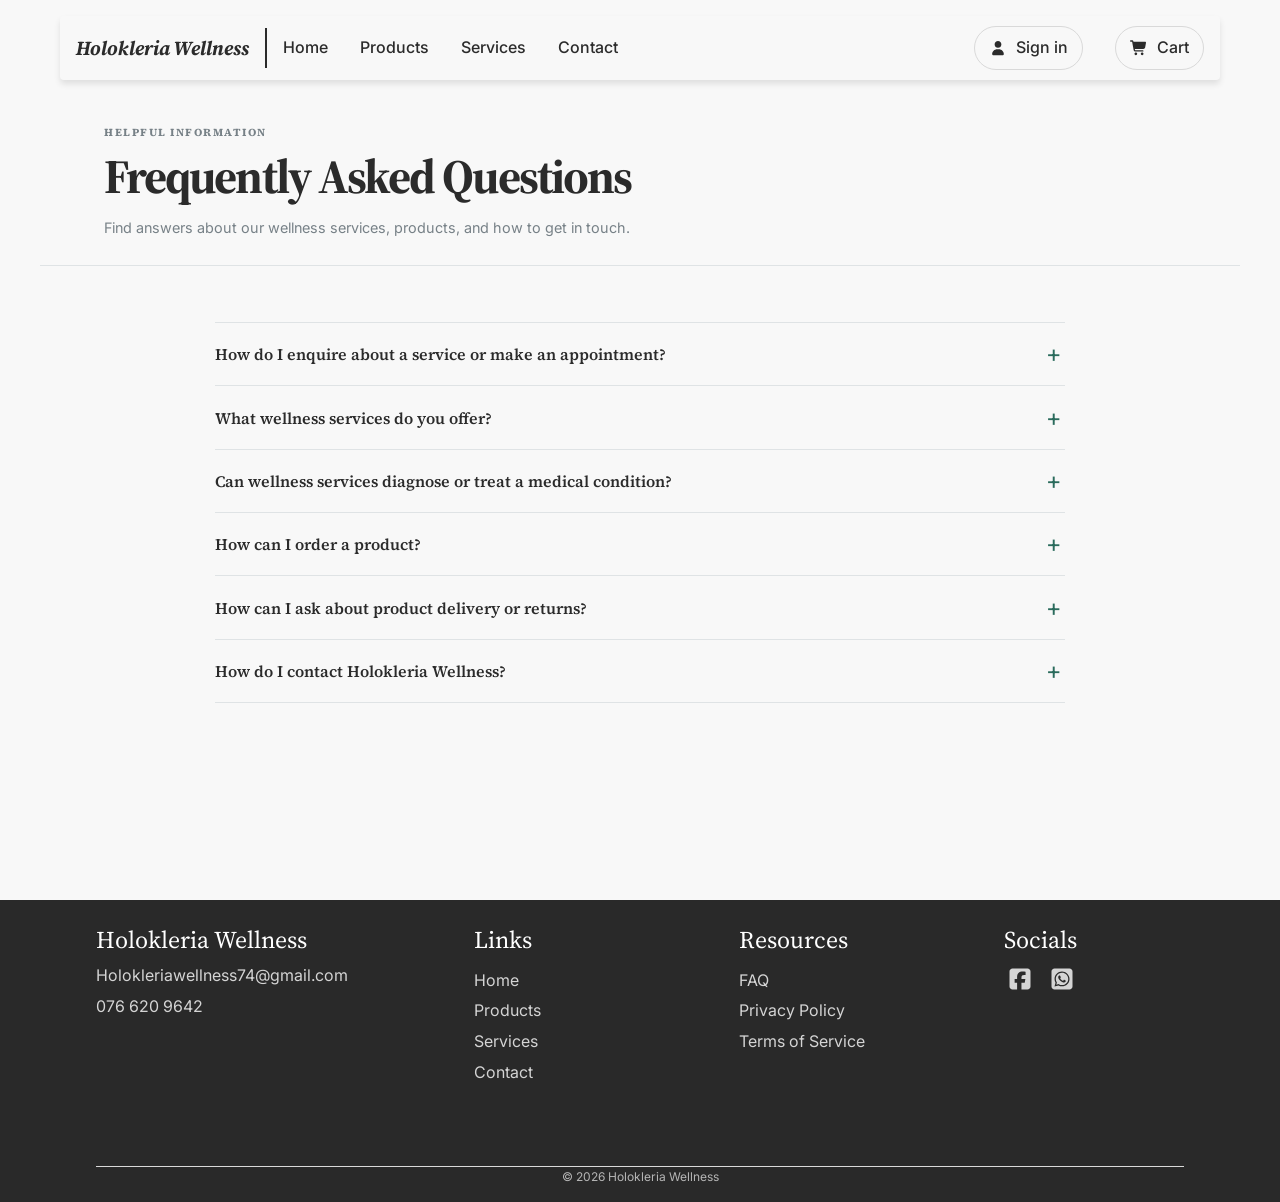
<file: faq.html>
<!DOCTYPE html>
<html lang="en">
<head>
	<meta charset="UTF-8">
	<meta name="viewport" content="width=device-width, initial-scale=1.0">
	<meta name="description" content="Answers to common questions about Holokleria Wellness products and services.">
	<title>Frequently Asked Questions | Holokleria Wellness</title>
	<link rel="stylesheet" href="css/global/global.css">
	<link rel="stylesheet" href="css/legal/legal.css">
	<link rel="stylesheet" href="css/faq/faq.css">
	<link rel="apple-touch-icon" sizes="180x180" href="images/favicon/apple-touch-icon.png">
	<link rel="icon" type="image/png" sizes="32x32" href="images/favicon/favicon-32x32.png">
	<link rel="icon" type="image/png" sizes="16x16" href="images/favicon/favicon-16x16.png">
	<link rel="icon" href="images/favicon/favicon.ico">
	<link rel="manifest" href="images/favicon/site.webmanifest">
	<meta name="theme-color" content="#2B2B2B">
	<link rel="preconnect" href="https://fonts.googleapis.com">
	<link rel="preconnect" href="https://fonts.gstatic.com" crossorigin>
	<link href="https://fonts.googleapis.com/css2?family=Inter:ital,opsz,wght@0,14..32,100..900;1,14..32,100..900&family=Source+Serif+4:ital,opsz,wght@0,8..60,200..900;1,8..60,200..900&display=swap" rel="stylesheet">
</head>
<body>
	<header>
		<nav class="navbar">
			<div class="nav-group nav-left">
				<a href="index.html" class="logo"><span>Holokleria Wellness</span></a>
				<div class="navdivider"></div>
				<ul class="nav-links" id="primary-navigation">
					<li><a href="index.html">Home</a></li>
					<li><a href="products.html">Products</a></li>
					<li><a href="services.html">Services</a></li>
					<li><a href="contact.html">Contact</a></li>
				</ul>
			</div>
			<div class="nav-group nav-actions-group">
				<ul class="nav-right">
					<li><a href="login.html" class="nav-action-link btn-green" aria-label="Sign in"><svg class="nav-icon" viewBox="0 0 640 640" aria-hidden="true"><path d="M320 312C386.3 312 440 258.3 440 192C440 125.7 386.3 72 320 72C253.7 72 200 125.7 200 192C200 258.3 253.7 312 320 312zM290.3 368C191.8 368 112 447.8 112 546.3C112 562.7 125.3 576 141.7 576L498.3 576C514.7 576 528 562.7 528 546.3C528 447.8 448.2 368 349.7 368L290.3 368z" fill="currentColor"/></svg><span>Sign in</span></a></li><li><a href="cart.html" class="nav-action-link btn-green" aria-label="Cart"><svg class="nav-icon" viewBox="0 0 640 640" aria-hidden="true"><path d="M24 48C10.7 48 0 58.7 0 72C0 85.3 10.7 96 24 96L69.3 96C73.2 96 76.5 98.8 77.2 102.6L129.3 388.9C135.5 423.1 165.3 448 200.1 448L456 448C469.3 448 480 437.3 480 424C480 410.7 469.3 400 456 400L200.1 400C188.5 400 178.6 391.7 176.5 380.3L171.4 352L475 352C505.8 352 532.2 330.1 537.9 299.8L568.9 133.9C572.6 114.2 557.5 96 537.4 96L124.7 96L124.3 94C119.5 67.4 96.3 48 69.2 48L24 48zM208 576C234.5 576 256 554.5 256 528C256 501.5 234.5 480 208 480C181.5 480 160 501.5 160 528C160 554.5 181.5 576 208 576zM432 576C458.5 576 480 554.5 480 528C480 501.5 458.5 480 432 480C405.5 480 384 501.5 384 528C384 554.5 405.5 576 432 576z" fill="currentColor"/></svg><span>Cart</span></a></li>
					<li class="nav-menu-toggle-item"><button class="nav-menu-toggle" type="button" aria-label="Open navigation" aria-expanded="false" aria-controls="primary-navigation"><svg class="nav-hamburger" xmlns="http://www.w3.org/2000/svg" viewBox="0 0 640 640" aria-hidden="true"><path d="M96 160C96 142.3 110.3 128 128 128L512 128C529.7 128 544 142.3 544 160C544 177.7 529.7 192 512 192L128 192C110.3 192 96 177.7 96 160zM96 320C96 302.3 110.3 288 128 288L512 288C529.7 288 544 302.3 544 320C544 337.7 529.7 352 512 352L128 352C110.3 352 96 337.7 96 320zM544 480C544 497.7 529.7 512 512 512L128 512C110.3 512 96 497.7 96 480C96 462.3 110.3 448 128 448L512 448C529.7 448 544 462.3 544 480z" fill="currentColor"/></svg></button></li>
				</ul>
			</div>
		</nav>
	</header>

	<main class="faq-main legal-main">
		<section class="faq-intro legal-intro sectionlr slide-in">
			<span class="section-eyebrow">Helpful information</span>
			<h1 class="section-title">Frequently Asked Questions</h1>
			<p>Find answers about our wellness services, products, and how to get in touch.</p>
		</section>

		<section class="faq-content legal-content sectionlr">
			<div class="faq-list slide-in">
				<details class="faq-item">
					<summary>How do I enquire about a service or make an appointment?</summary>
					<p>Use the <a href="contact.html">contact page</a> to send an enquiry or call us. Appointments are arranged directly; online booking is not currently available through this website.</p>
				</details>
				<details class="faq-item">
					<summary>What wellness services do you offer?</summary>
					<p>Services currently listed include Hocatt 10-in-1 Ozone Therapy, Infrared Therapy, and Bioresonance Feedback. Visit the <a href="services.html">services page</a> or contact us for details about a session and whether it may be suitable for you.</p>
				</details>
				<details class="faq-item">
					<summary>Can wellness services diagnose or treat a medical condition?</summary>
					<p>Information on this website is general and is not medical advice. Our services are not a substitute for diagnosis or treatment from a qualified healthcare professional. Please consult your healthcare provider about medical concerns or whether a service is appropriate for you.</p>
				</details>
				<details class="faq-item">
					<summary>How can I order a product?</summary>
					<p>The product listings are for browsing and the website does not currently process online orders or payments. Contact us to ask about product availability, pricing, and how to purchase.</p>
				</details>
				<details class="faq-item">
					<summary>How can I ask about product delivery or returns?</summary>
					<p>Delivery and return arrangements are confirmed directly. Please contact us before purchasing so we can provide the current details for the product you are interested in.</p>
				</details>
				<details class="faq-item">
					<summary>How do I contact Holokleria Wellness?</summary>
					<p>Visit our <a href="contact.html">contact page</a> to send an enquiry or find the listed phone number.</p>
				</details>
			</div>
		</section>
	</main>

	<footer class="footer">
		<div class="footer-content sectionlr">
			<div class="footer-brand">
				<h4>Holokleria Wellness</h4>
				<p><a href="mailto:Holokleriawellness74@gmail.com">Holokleriawellness74@gmail.com</a></p>
				<p><a href="tel:+27766209642">076 620 9642</a></p>
			</div>
			<div class="footer-links">
				<h4>Links</h4>
				<a href="index.html">Home</a>
				<a href="products.html">Products</a>
				<a href="services.html">Services</a>
				<a href="contact.html">Contact</a>
			</div>
			<div class="footer-links">
				<h4>Resources</h4>
				<a href="faq.html">FAQ</a>
				<a href="privacy.html">Privacy Policy</a>
				<a href="terms.html">Terms of Service</a>
			</div>
			<div class="footer-social">
				<h4>Socials</h4>
				<div class="social-icons" aria-label="Social media links">
					<a class="social-icon" href="#" aria-label="Facebook"><svg xmlns="http://www.w3.org/2000/svg" viewBox="0 0 448 512" aria-hidden="true"><!--!Font Awesome Free v7.3.1 by @fontawesome - https://fontawesome.com License - https://fontawesome.com/license/free Copyright 2026 Fonticons, Inc.--><path d="M64 32C28.7 32 0 60.7 0 96L0 416c0 35.3 28.7 64 64 64l98.2 0 0-145.8-52.8 0 0-78.2 52.8 0 0-33.7c0-87.1 39.4-127.5 125-127.5 16.2 0 44.2 3.2 55.7 6.4l0 70.8c-6-.6-16.5-1-29.6-1-42 0-58.2 15.9-58.2 57.2l0 27.8 83.6 0-14.4 78.2-69.3 0 0 145.8 129 0c35.3 0 64-28.7 64-64l0-320c0-35.3-28.7-64-64-64L64 32z"/></svg></a>
					<a class="social-icon" href="#" aria-label="Whatsapp"><svg xmlns="http://www.w3.org/2000/svg" viewBox="0 0 448 512"><!--!Font Awesome Free v7.3.1 by @fontawesome - https://fontawesome.com License - https://fontawesome.com/license/free Copyright 2026 Fonticons, Inc.--><path d="M92.1 254.6c0 24.9 7 49.2 20.2 70.1l3.1 5-13.3 48.6 49.9-13.1 4.8 2.9c20.2 12 43.4 18.4 67.1 18.4l.1 0c72.6 0 133.3-59.1 133.3-131.8 0-35.2-15.2-68.3-40.1-93.2-25-25-58-38.7-93.2-38.7-72.7 0-131.8 59.1-131.9 131.8zM274.8 330c-12.6 1.9-22.4 .9-47.5-9.9-36.8-15.9-61.8-51.5-66.9-58.7-.4-.6-.7-.9-.8-1.1-2-2.6-16.2-21.5-16.2-41 0-18.4 9-27.9 13.2-32.3 .3-.3 .5-.5 .7-.8 3.6-4 7.9-5 10.6-5 2.6 0 5.3 0 7.6 .1l.8 0c2.3 0 5.2 0 8.1 6.8 1.2 2.9 3 7.3 4.9 11.8 3.3 8 6.7 16.3 7.3 17.6 1 2 1.7 4.3 .3 6.9-3.4 6.8-6.9 10.4-9.3 13-3.1 3.2-4.5 4.7-2.3 8.6 15.3 26.3 30.6 35.4 53.9 47.1 4 2 6.3 1.7 8.6-1 2.3-2.6 9.9-11.6 12.5-15.5 2.6-4 5.3-3.3 8.9-2s23.1 10.9 27.1 12.9c.8 .4 1.5 .7 2.1 1 2.8 1.4 4.7 2.3 5.5 3.6 .9 1.9 .9 9.9-2.4 19.1-3.3 9.3-19.1 17.7-26.7 18.8zM448 96c0-35.3-28.7-64-64-64L64 32C28.7 32 0 60.7 0 96L0 416c0 35.3 28.7 64 64 64l320 0c35.3 0 64-28.7 64-64l0-320zM148.1 393.9L64 416 86.5 333.8c-13.9-24-21.2-51.3-21.2-79.3 .1-87.4 71.2-158.5 158.6-158.5 42.4 0 82.2 16.5 112.2 46.5 29.9 30 47.9 69.8 47.9 112.2 0 87.4-72.7 158.5-160.1 158.5-26.6 0-52.7-6.7-75.8-19.3z"/></svg></a>
				</div>
			</div>
		</div>
		<div class="footer-bottom">
			<p>&copy; <span data-current-year>2026</span> Holokleria Wellness</p>
		</div>
	</footer>
	<script src="js/main.js"></script>
</body>
</html>
</file>
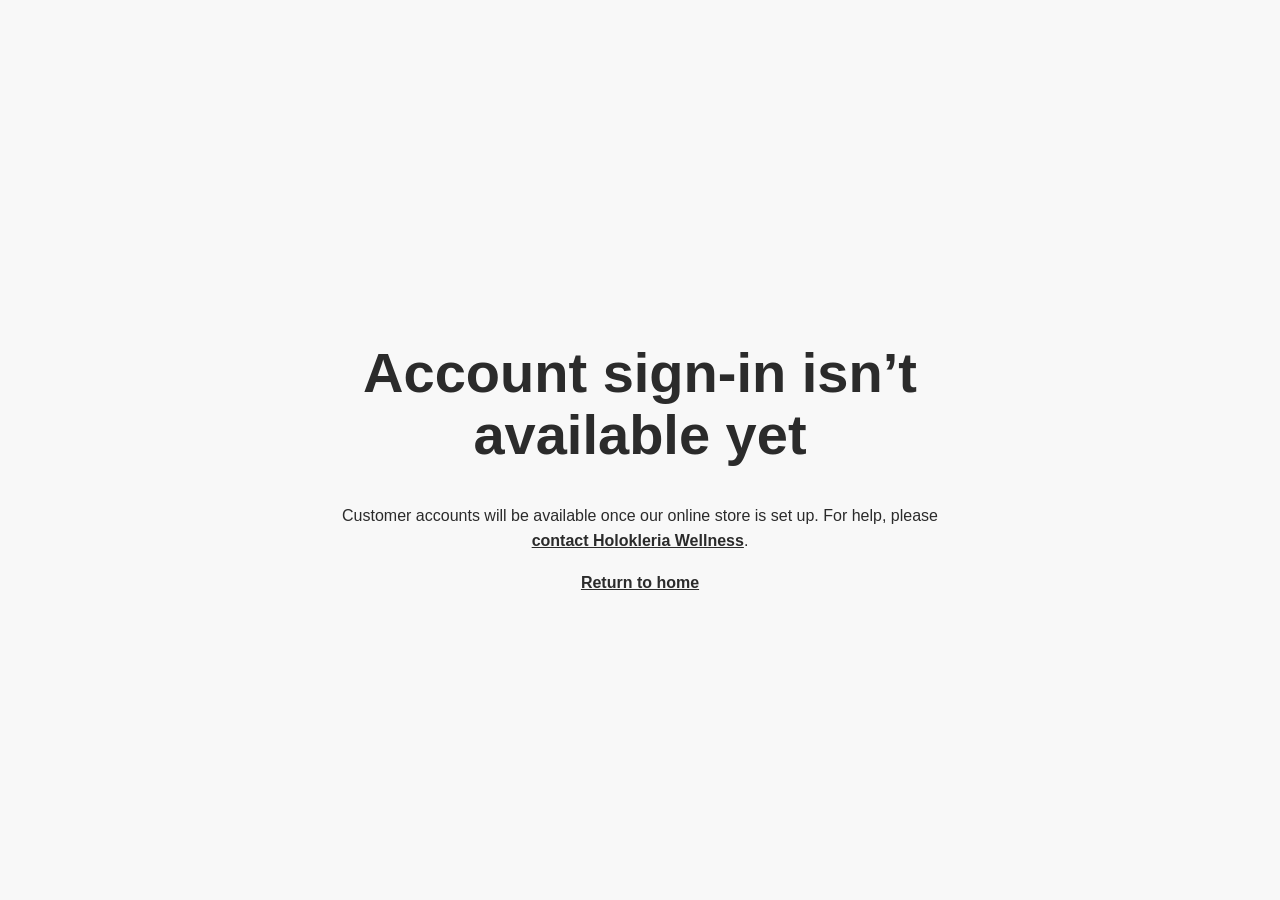
<file: login.html>
<!DOCTYPE html>
<html lang="en">
<head>
	<meta charset="UTF-8">
	<meta name="viewport" content="width=device-width, initial-scale=1.0">
	<meta name="description" content="Customer account sign-in is not available yet. Contact Holokleria Wellness for help with an order or enquiry.">
	<meta name="robots" content="noindex, follow">
	<title>Account Sign-In Unavailable | Holokleria Wellness</title>
	<link rel="apple-touch-icon" sizes="180x180" href="images/favicon/apple-touch-icon.png">
	<link rel="icon" type="image/png" sizes="32x32" href="images/favicon/favicon-32x32.png">
	<link rel="icon" type="image/png" sizes="16x16" href="images/favicon/favicon-16x16.png">
	<link rel="icon" href="images/favicon/favicon.ico">
	<link rel="manifest" href="images/favicon/site.webmanifest">
	<meta name="theme-color" content="#2B2B2B">
	<style>
		* {
			box-sizing: border-box;
		}

		body {
			display: grid;
			min-height: 100vh;
			margin: 0;
			padding: 1.5rem;
			place-items: center;
			background: #F8F8F8;
			color: #2B2B2B;
			font: 1rem/1.6 -apple-system, BlinkMacSystemFont, "Segoe UI", sans-serif;
			text-align: center;
		}

		main {
			max-width: 38rem;
		}

		h1 {
			font-size: clamp(2rem, 6vw, 3.5rem);
			line-height: 1.1;
		}

		a {
			color: inherit;
			font-weight: 600;
		}
	</style>
</head>
<body>
	<main>
		<h1>Account sign-in isn’t available yet</h1>
		<p>Customer accounts will be available once our online store is set up. For help, please <a href="/contact.html">contact Holokleria Wellness</a>.</p>
		<a href="/">Return to home</a>
	</main>
</body>
</html>
</file>
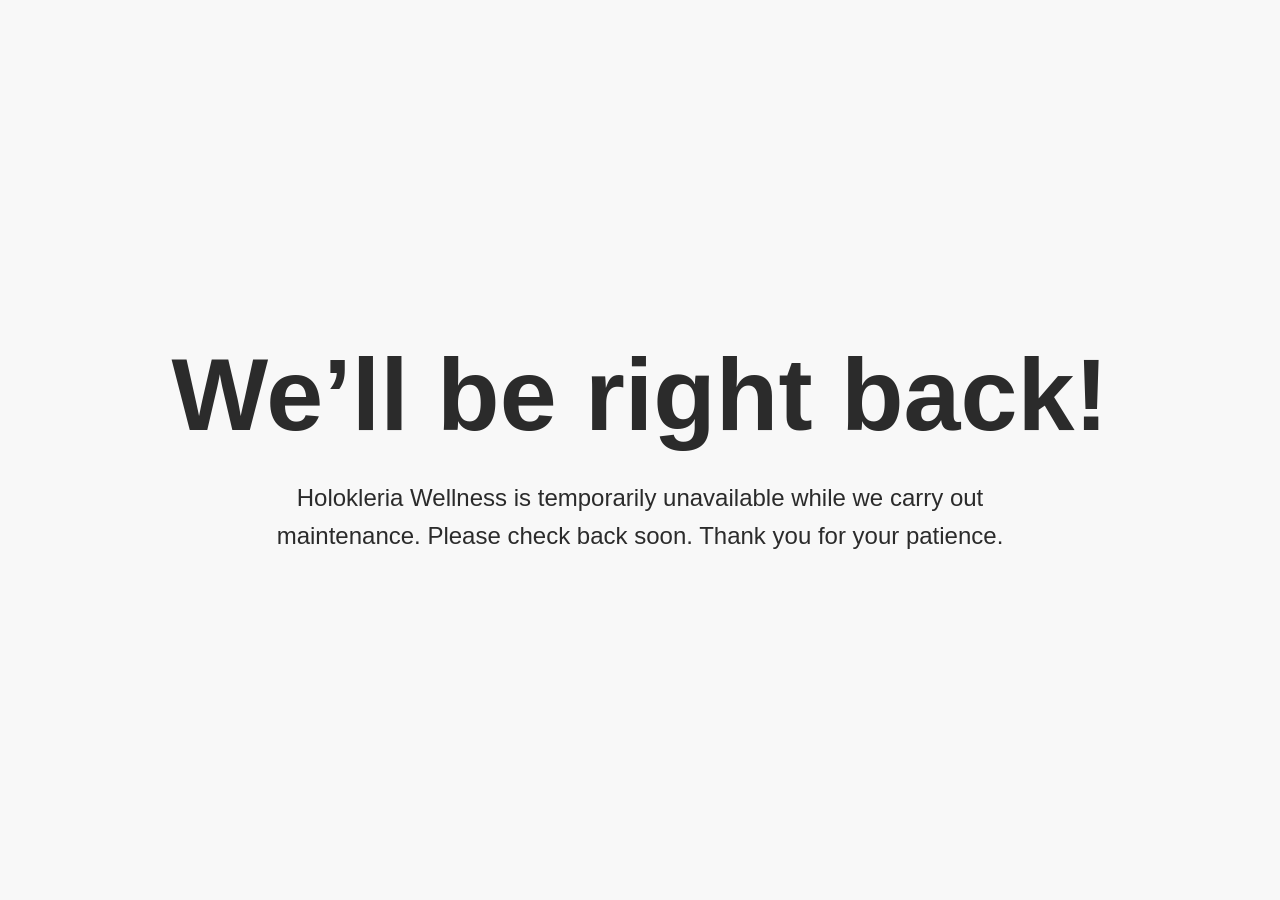
<file: maintenance.html>
<!DOCTYPE html>
<html lang="en">
<head>
	<meta charset="UTF-8">
	<meta name="viewport" content="width=device-width, initial-scale=1.0">
	<meta name="description" content="Holokleria Wellness is temporarily unavailable while we carry out scheduled maintenance. Please check back soon.">
	<meta name="robots" content="noindex, follow">
	<title>Temporarily unavailable | Holokleria Wellness</title>
    <link rel="apple-touch-icon" sizes="180x180" href="images/favicon/apple-touch-icon.png">
    <link rel="icon" type="image/png" sizes="32x32" href="images/favicon/favicon-32x32.png">
    <link rel="icon" type="image/png" sizes="16x16" href="images/favicon/favicon-16x16.png">
    <link rel="icon" href="images/favicon/favicon.ico">
    <link rel="manifest" href="images/favicon/site.webmanifest">
    <meta name="theme-color" content="#2B2B2B">
    <style>
        * {
            margin: 0;
            padding: 0;
            box-sizing: border-box;
        }

        body {
            font-family: -apple-system, BlinkMacSystemFont, "Segoe UI", Roboto, Helvetica, Arial, sans-serif;
            -webkit-font-smoothing: antialiased;
            color: #2B2B2B;
            font-size: 1rem;
            background: #F8F8F8;
            line-height: 1.6;
            overflow-x: hidden;
        }

        .hero {
            min-height: 100vh;
            min-height: 100svh;
            width: 100%;
        }

        .hero-content {
            display: flex;
            flex-direction: column;
            gap: 2rem;
            justify-content: center;
            align-items: center;
            text-align: center;
            min-height: 100vh;
            min-height: 100svh;
            padding: clamp(2rem, 7vw, 10rem);
        }

        .hero-content h1 {
            font-size: clamp(3rem, 8vw, 10rem);
            font-weight: 700;
            color: #2B2B2B;
            line-height: 1;
        }

        .hero-content p {
            font-size: clamp(1rem, 2vw, 1.5rem);
            color: #2B2B2B;
            max-width: 48rem;
        }
    </style>
</head>
<body>
	<main>
        <section class="hero">
            <div class="hero-content">
                <h1>We’ll be right back!</h1>
                <p>Holokleria Wellness is temporarily unavailable while we carry out maintenance. Please check back soon. Thank you for your patience.</p>
            </div>
		</section>
	</main>
</body>
</html>
</file>
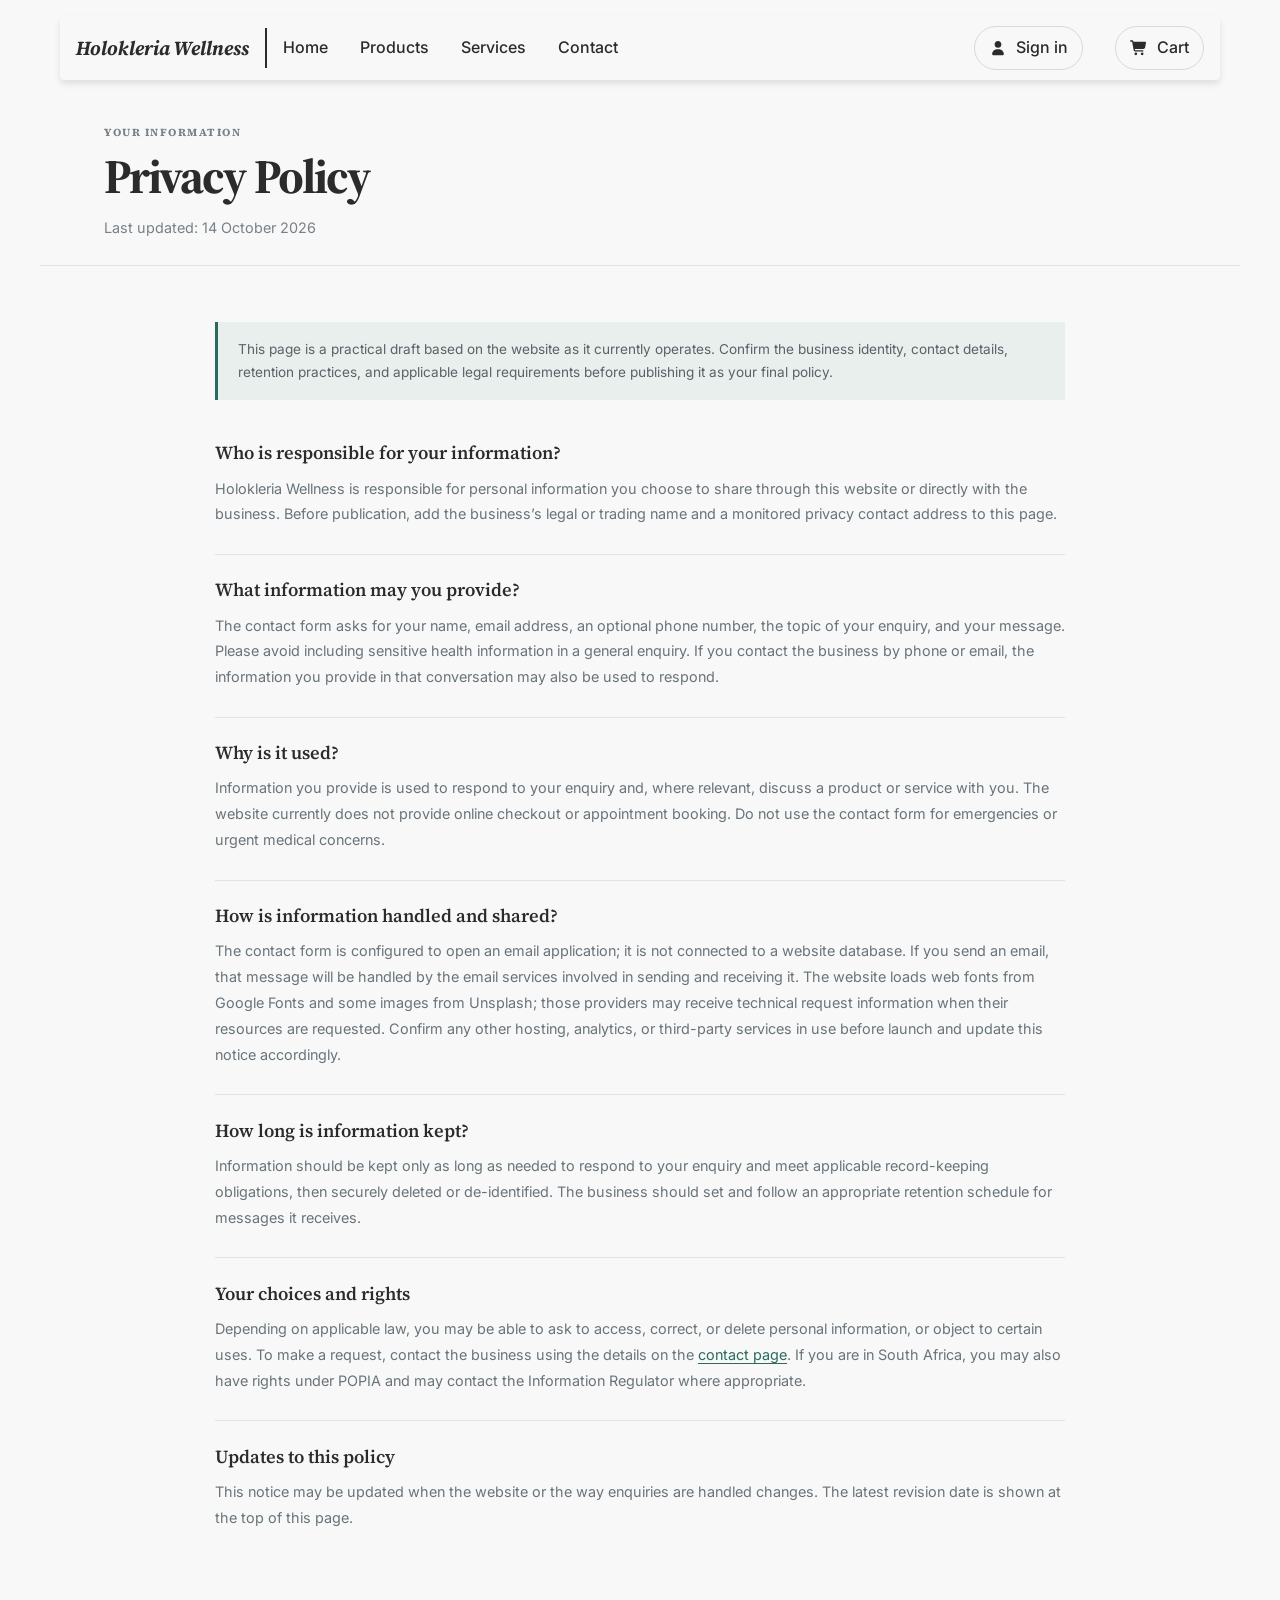
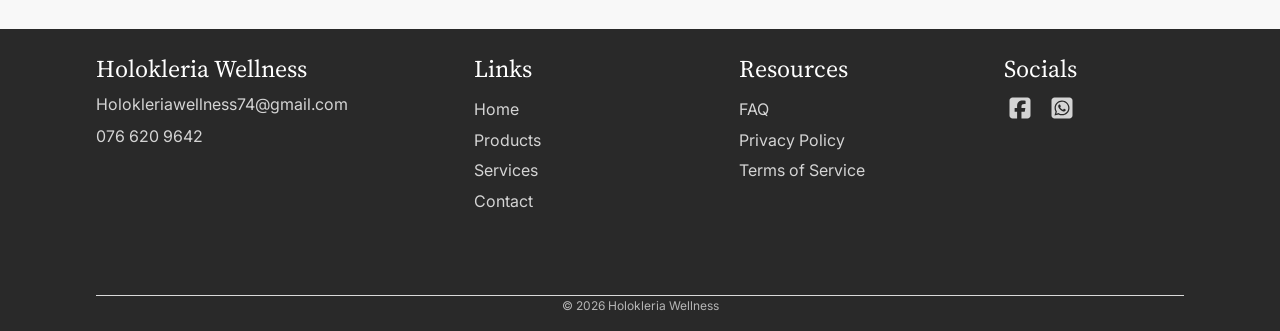
<file: privacy.html>
<!DOCTYPE html>
<html lang="en">
<head>
	<meta charset="UTF-8">
	<meta name="viewport" content="width=device-width, initial-scale=1.0">
	<meta name="description" content="Learn how Holokleria Wellness handles personal information shared through this website.">
	<title>Privacy Policy | Holokleria Wellness</title>
	<link rel="stylesheet" href="css/global/global.css">
	<link rel="stylesheet" href="css/legal/legal.css">
	<link rel="stylesheet" href="css/privacy/privacy.css">
	<link rel="apple-touch-icon" sizes="180x180" href="images/favicon/apple-touch-icon.png">
	<link rel="icon" type="image/png" sizes="32x32" href="images/favicon/favicon-32x32.png">
	<link rel="icon" type="image/png" sizes="16x16" href="images/favicon/favicon-16x16.png">
	<link rel="icon" href="images/favicon/favicon.ico">
	<link rel="manifest" href="images/favicon/site.webmanifest">
	<meta name="theme-color" content="#2B2B2B">
	<link rel="preconnect" href="https://fonts.googleapis.com">
	<link rel="preconnect" href="https://fonts.gstatic.com" crossorigin>
	<link href="https://fonts.googleapis.com/css2?family=Inter:ital,opsz,wght@0,14..32,100..900;1,14..32,100..900&family=Source+Serif+4:ital,opsz,wght@0,8..60,200..900;1,8..60,200..900&display=swap" rel="stylesheet">
</head>
<body>
	<header>
		<nav class="navbar">
			<div class="nav-group nav-left">
				<a href="index.html" class="logo"><span>Holokleria Wellness</span></a>
				<div class="navdivider"></div>
				<ul class="nav-links" id="primary-navigation">
					<li><a href="index.html">Home</a></li><li><a href="products.html">Products</a></li><li><a href="services.html">Services</a></li><li><a href="contact.html">Contact</a></li>
				</ul>
			</div>
			<div class="nav-group nav-actions-group"><ul class="nav-right">
				<li><a href="login.html" class="nav-action-link btn-green" aria-label="Sign in"><svg class="nav-icon" viewBox="0 0 640 640" aria-hidden="true"><path d="M320 312C386.3 312 440 258.3 440 192C440 125.7 386.3 72 320 72C253.7 72 200 125.7 200 192C200 258.3 253.7 312 320 312zM290.3 368C191.8 368 112 447.8 112 546.3C112 562.7 125.3 576 141.7 576L498.3 576C514.7 576 528 562.7 528 546.3C528 447.8 448.2 368 349.7 368L290.3 368z" fill="currentColor"/></svg><span>Sign in</span></a></li><li><a href="cart.html" class="nav-action-link btn-green" aria-label="Cart"><svg class="nav-icon" viewBox="0 0 640 640" aria-hidden="true"><path d="M24 48C10.7 48 0 58.7 0 72C0 85.3 10.7 96 24 96L69.3 96C73.2 96 76.5 98.8 77.2 102.6L129.3 388.9C135.5 423.1 165.3 448 200.1 448L456 448C469.3 448 480 437.3 480 424C480 410.7 469.3 400 456 400L200.1 400C188.5 400 178.6 391.7 176.5 380.3L171.4 352L475 352C505.8 352 532.2 330.1 537.9 299.8L568.9 133.9C572.6 114.2 557.5 96 537.4 96L124.7 96L124.3 94C119.5 67.4 96.3 48 69.2 48L24 48zM208 576C234.5 576 256 554.5 256 528C256 501.5 234.5 480 208 480C181.5 480 160 501.5 160 528C160 554.5 181.5 576 208 576zM432 576C458.5 576 480 554.5 480 528C480 501.5 458.5 480 432 480C405.5 480 384 501.5 384 528C384 554.5 405.5 576 432 576z" fill="currentColor"/></svg><span>Cart</span></a></li>
				<li class="nav-menu-toggle-item"><button class="nav-menu-toggle" type="button" aria-label="Open navigation" aria-expanded="false" aria-controls="primary-navigation"><svg class="nav-hamburger" xmlns="http://www.w3.org/2000/svg" viewBox="0 0 640 640" aria-hidden="true"><path d="M96 160C96 142.3 110.3 128 128 128L512 128C529.7 128 544 142.3 544 160C544 177.7 529.7 192 512 192L128 192C110.3 192 96 177.7 96 160zM96 320C96 302.3 110.3 288 128 288L512 288C529.7 288 544 302.3 544 320C544 337.7 529.7 352 512 352L128 352C110.3 352 96 337.7 96 320zM544 480C544 497.7 529.7 512 512 512L128 512C110.3 512 96 497.7 96 480C96 462.3 110.3 448 128 448L512 448C529.7 448 544 462.3 544 480z" fill="currentColor"/></svg></button></li>
			</ul></div>
		</nav>
	</header>

	<main class="privacy-main legal-main">
		<section class="privacy-intro legal-intro sectionlr slide-in">
			<span class="section-eyebrow">Your information</span>
			<h1 class="section-title">Privacy Policy</h1>
			<p>Last updated: 14 October 2026</p>
		</section>
		<div class="privacy-content legal-content sectionlr">
			<p class="privacy-notice legal-notice">This page is a practical draft based on the website as it currently operates. Confirm the business identity, contact details, retention practices, and applicable legal requirements before publishing it as your final policy.</p>
			<section class="privacy-section legal-section slide-in">
				<h2>Who is responsible for your information?</h2>
				<p>Holokleria Wellness is responsible for personal information you choose to share through this website or directly with the business. Before publication, add the business’s legal or trading name and a monitored privacy contact address to this page.</p>
			</section>
			<section class="privacy-section legal-section slide-in">
				<h2>What information may you provide?</h2>
				<p>The contact form asks for your name, email address, an optional phone number, the topic of your enquiry, and your message. Please avoid including sensitive health information in a general enquiry. If you contact the business by phone or email, the information you provide in that conversation may also be used to respond.</p>
			</section>
			<section class="privacy-section legal-section slide-in">
				<h2>Why is it used?</h2>
				<p>Information you provide is used to respond to your enquiry and, where relevant, discuss a product or service with you. The website currently does not provide online checkout or appointment booking. Do not use the contact form for emergencies or urgent medical concerns.</p>
			</section>
			<section class="privacy-section legal-section slide-in">
				<h2>How is information handled and shared?</h2>
				<p>The contact form is configured to open an email application; it is not connected to a website database. If you send an email, that message will be handled by the email services involved in sending and receiving it. The website loads web fonts from Google Fonts and some images from Unsplash; those providers may receive technical request information when their resources are requested. Confirm any other hosting, analytics, or third-party services in use before launch and update this notice accordingly.</p>
			</section>
			<section class="privacy-section legal-section slide-in">
				<h2>How long is information kept?</h2>
				<p>Information should be kept only as long as needed to respond to your enquiry and meet applicable record-keeping obligations, then securely deleted or de-identified. The business should set and follow an appropriate retention schedule for messages it receives.</p>
			</section>
			<section class="privacy-section legal-section slide-in">
				<h2>Your choices and rights</h2>
				<p>Depending on applicable law, you may be able to ask to access, correct, or delete personal information, or object to certain uses. To make a request, contact the business using the details on the <a href="contact.html">contact page</a>. If you are in South Africa, you may also have rights under POPIA and may contact the Information Regulator where appropriate.</p>
			</section>
			<section class="privacy-section legal-section slide-in">
				<h2>Updates to this policy</h2>
				<p>This notice may be updated when the website or the way enquiries are handled changes. The latest revision date is shown at the top of this page.</p>
			</section>
		</div>
	</main>

	<footer class="footer">
		<div class="footer-content sectionlr">
			<div class="footer-brand">
				<h4>Holokleria Wellness</h4>
				<p><a href="mailto:Holokleriawellness74@gmail.com">Holokleriawellness74@gmail.com</a></p>
				<p><a href="tel:+27766209642">076 620 9642</a></p>
			</div>
			<div class="footer-links">
				<h4>Links</h4>
				<a href="index.html">Home</a>
				<a href="products.html">Products</a>
				<a href="services.html">Services</a>
				<a href="contact.html">Contact</a>
			</div>
			<div class="footer-links">
				<h4>Resources</h4>
				<a href="faq.html">FAQ</a>
				<a href="privacy.html">Privacy Policy</a>
				<a href="terms.html">Terms of Service</a>
			</div>
			<div class="footer-social">
				<h4>Socials</h4>
				<div class="social-icons" aria-label="Social media links">
					<a class="social-icon" href="#" aria-label="Facebook"><svg xmlns="http://www.w3.org/2000/svg" viewBox="0 0 448 512" aria-hidden="true"><!--!Font Awesome Free v7.3.1 by @fontawesome - https://fontawesome.com License - https://fontawesome.com/license/free Copyright 2026 Fonticons, Inc.--><path d="M64 32C28.7 32 0 60.7 0 96L0 416c0 35.3 28.7 64 64 64l98.2 0 0-145.8-52.8 0 0-78.2 52.8 0 0-33.7c0-87.1 39.4-127.5 125-127.5 16.2 0 44.2 3.2 55.7 6.4l0 70.8c-6-.6-16.5-1-29.6-1-42 0-58.2 15.9-58.2 57.2l0 27.8 83.6 0-14.4 78.2-69.3 0 0 145.8 129 0c35.3 0 64-28.7 64-64l0-320c0-35.3-28.7-64-64-64L64 32z"/></svg></a>
					<a class="social-icon" href="#" aria-label="Whatsapp"><svg xmlns="http://www.w3.org/2000/svg" viewBox="0 0 448 512"><!--!Font Awesome Free v7.3.1 by @fontawesome - https://fontawesome.com License - https://fontawesome.com/license/free Copyright 2026 Fonticons, Inc.--><path d="M92.1 254.6c0 24.9 7 49.2 20.2 70.1l3.1 5-13.3 48.6 49.9-13.1 4.8 2.9c20.2 12 43.4 18.4 67.1 18.4l.1 0c72.6 0 133.3-59.1 133.3-131.8 0-35.2-15.2-68.3-40.1-93.2-25-25-58-38.7-93.2-38.7-72.7 0-131.8 59.1-131.9 131.8zM274.8 330c-12.6 1.9-22.4 .9-47.5-9.9-36.8-15.9-61.8-51.5-66.9-58.7-.4-.6-.7-.9-.8-1.1-2-2.6-16.2-21.5-16.2-41 0-18.4 9-27.9 13.2-32.3 .3-.3 .5-.5 .7-.8 3.6-4 7.9-5 10.6-5 2.6 0 5.3 0 7.6 .1l.8 0c2.3 0 5.2 0 8.1 6.8 1.2 2.9 3 7.3 4.9 11.8 3.3 8 6.7 16.3 7.3 17.6 1 2 1.7 4.3 .3 6.9-3.4 6.8-6.9 10.4-9.3 13-3.1 3.2-4.5 4.7-2.3 8.6 15.3 26.3 30.6 35.4 53.9 47.1 4 2 6.3 1.7 8.6-1 2.3-2.6 9.9-11.6 12.5-15.5 2.6-4 5.3-3.3 8.9-2s23.1 10.9 27.1 12.9c.8 .4 1.5 .7 2.1 1 2.8 1.4 4.7 2.3 5.5 3.6 .9 1.9 .9 9.9-2.4 19.1-3.3 9.3-19.1 17.7-26.7 18.8zM448 96c0-35.3-28.7-64-64-64L64 32C28.7 32 0 60.7 0 96L0 416c0 35.3 28.7 64 64 64l320 0c35.3 0 64-28.7 64-64l0-320zM148.1 393.9L64 416 86.5 333.8c-13.9-24-21.2-51.3-21.2-79.3 .1-87.4 71.2-158.5 158.6-158.5 42.4 0 82.2 16.5 112.2 46.5 29.9 30 47.9 69.8 47.9 112.2 0 87.4-72.7 158.5-160.1 158.5-26.6 0-52.7-6.7-75.8-19.3z"/></svg></a>
				</div>
			</div>
		</div>
		<div class="footer-bottom">
			<p>&copy; <span data-current-year>2026</span> Holokleria Wellness</p>
		</div>
	</footer>
	<script src="js/main.js"></script>
</body>
</html>
</file>
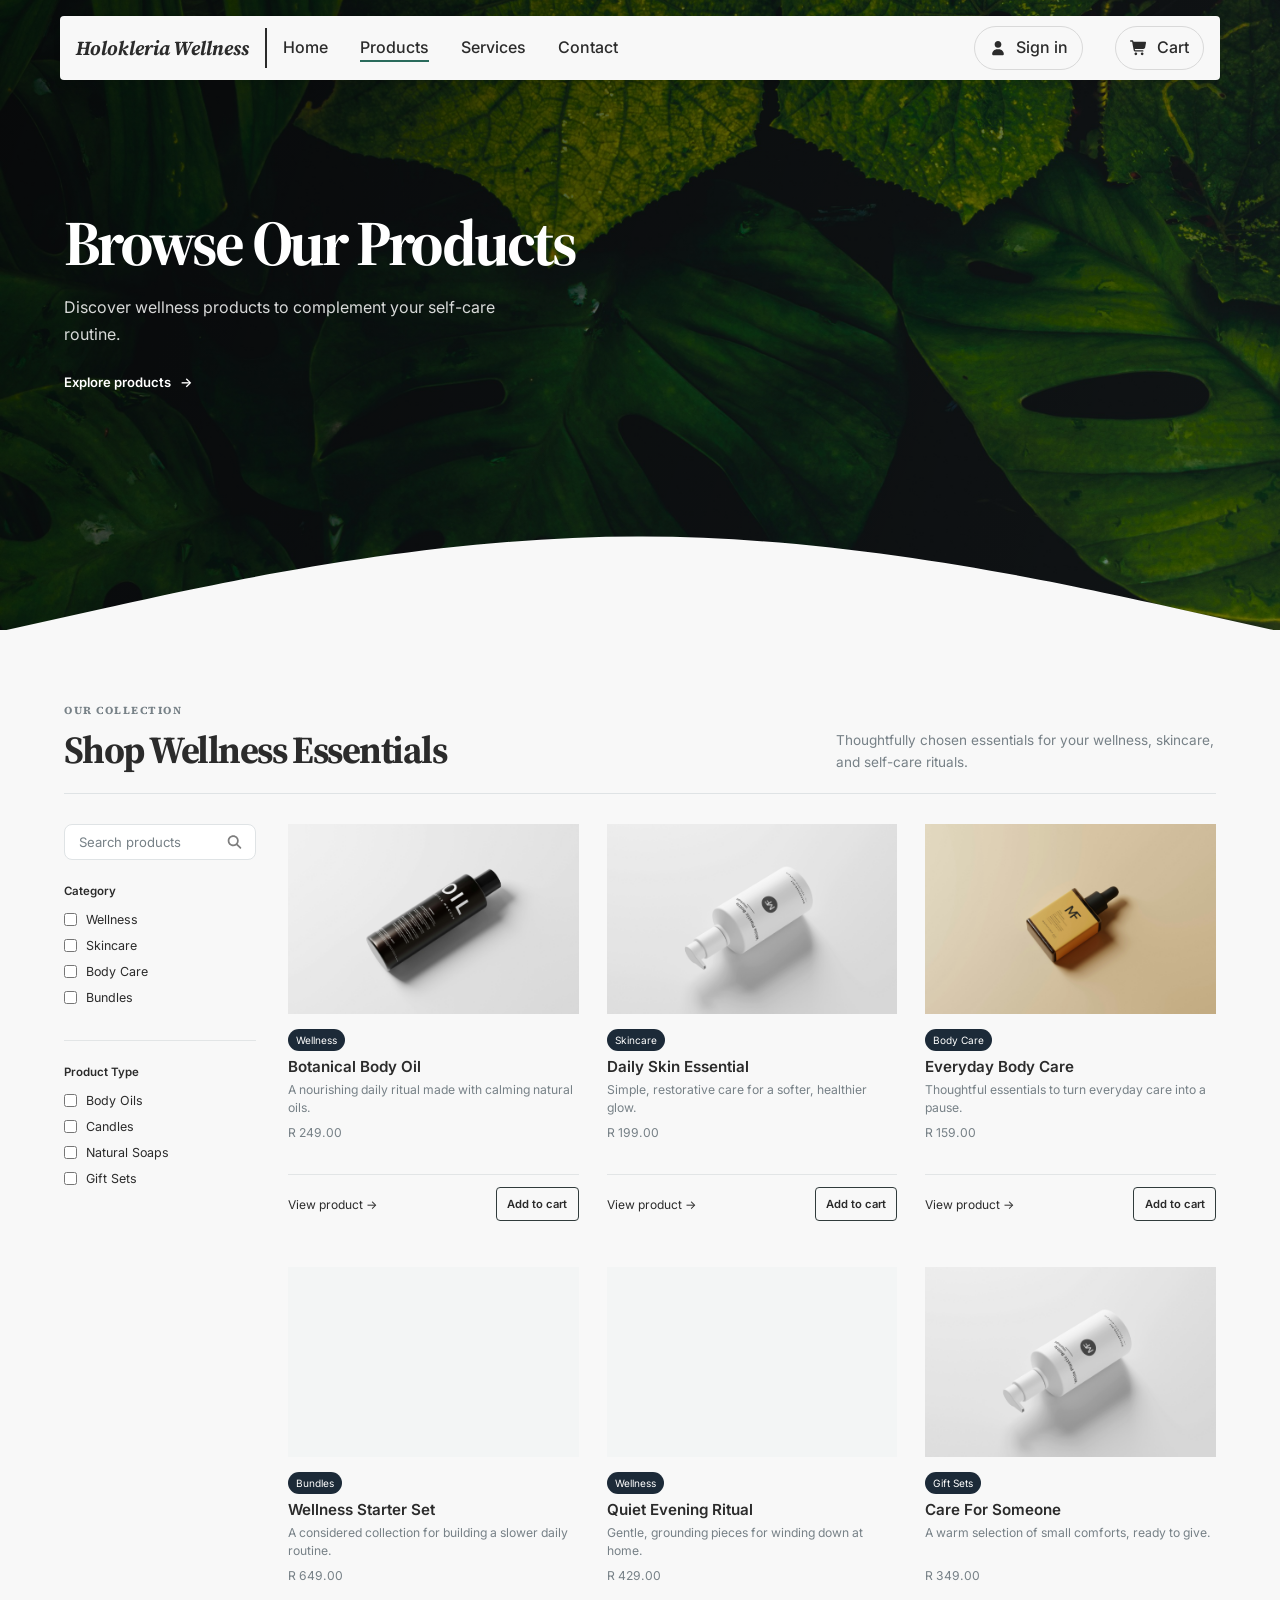
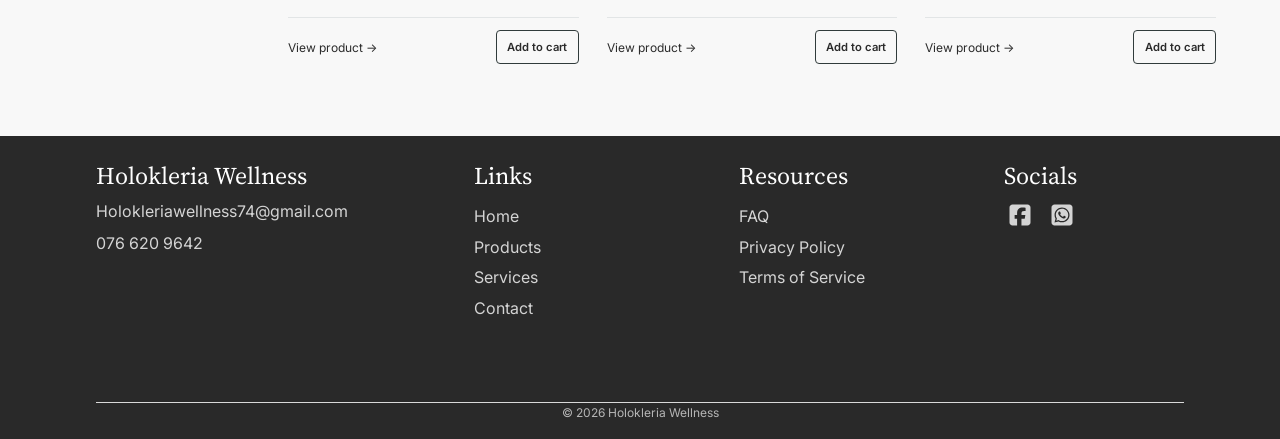
<file: products.html>
<!DOCTYPE html>
<html lang="en">
<head>
    <meta charset="UTF-8">
    <meta name="viewport" content="width=device-width, initial-scale=1.0">
    <meta name="description" content="Explore wellness and self-care products from Holokleria Wellness in Klein Brak River, Mossel Bay. Contact us to confirm availability and pricing.">
    <title>Wellness Products | Holokleria Wellness</title>

    <link rel="stylesheet" href="css/global/global.css">
    <link rel="stylesheet" href="css/products/product-cards.css">
    <link rel="stylesheet" href="css/products/products.css">

    <link rel="apple-touch-icon" sizes="180x180" href="images/favicon/apple-touch-icon.png">
    <link rel="icon" type="image/png" sizes="32x32" href="images/favicon/favicon-32x32.png">
    <link rel="icon" type="image/png" sizes="16x16" href="images/favicon/favicon-16x16.png">
    <link rel="icon" href="images/favicon/favicon.ico">
    <link rel="manifest" href="images/favicon/site.webmanifest">
    <meta name="theme-color" content="#2B2B2B">

    <link rel="preconnect" href="https://fonts.googleapis.com">
    <link rel="preconnect" href="https://fonts.gstatic.com" crossorigin>
    <link href="https://fonts.googleapis.com/css2?family=Inter:ital,opsz,wght@0,14..32,100..900;1,14..32,100..900&family=Source+Serif+4:ital,opsz,wght@0,8..60,200..900;1,8..60,200..900&display=swap" rel="stylesheet">
</head>
<body>

    <header>
        <nav class="navbar">
            <div class="nav-group nav-left">
                <a href="index.html" class="logo">
                    <span>Holokleria Wellness</span>
                </a>
                <div class="navdivider"></div>
                <ul class="nav-links" id="primary-navigation">
                    <li><a href="index.html">Home</a></li>
                    <li><a href="products.html">Products</a></li>
                    <li><a href="services.html">Services</a></li>
                    <li><a href="contact.html">Contact</a></li>
                </ul>
            </div>
            <div class="nav-group nav-actions-group">
                    <ul class="nav-right">
                    <li><a href="login.html" class="nav-action-link btn-green" aria-label="Sign in"><svg class="nav-icon" viewBox="0 0 640 640" aria-hidden="true"><path d="M320 312C386.3 312 440 258.3 440 192C440 125.7 386.3 72 320 72C253.7 72 200 125.7 200 192C200 258.3 253.7 312 320 312zM290.3 368C191.8 368 112 447.8 112 546.3C112 562.7 125.3 576 141.7 576L498.3 576C514.7 576 528 562.7 528 546.3C528 447.8 448.2 368 349.7 368L290.3 368z" fill="currentColor"/></svg><span>Sign in</span></a></li><li>
                        <a href="cart.html" class="nav-action-link btn-green" aria-label="Cart">
                            <svg class="nav-icon" viewBox="0 0 640 640" aria-hidden="true">
                                <path d="M24 48C10.7 48 0 58.7 0 72C0 85.3 10.7 96 24 96L69.3 96C73.2 96 76.5 98.8 77.2 102.6L129.3 388.9C135.5 423.1 165.3 448 200.1 448L456 448C469.3 448 480 437.3 480 424C480 410.7 469.3 400 456 400L200.1 400C188.5 400 178.6 391.7 176.5 380.3L171.4 352L475 352C505.8 352 532.2 330.1 537.9 299.8L568.9 133.9C572.6 114.2 557.5 96 537.4 96L124.7 96L124.3 94C119.5 67.4 96.3 48 69.2 48L24 48zM208 576C234.5 576 256 554.5 256 528C256 501.5 234.5 480 208 480C181.5 480 160 501.5 160 528C160 554.5 181.5 576 208 576zM432 576C458.5 576 480 554.5 480 528C480 501.5 458.5 480 432 480C405.5 480 384 501.5 384 528C384 554.5 405.5 576 432 576z" fill="currentColor"/>
                            </svg>
                            <span>Cart</span>
                        </a>
                    </li>
                    <li class="nav-menu-toggle-item">
                        <button class="nav-menu-toggle" type="button" aria-label="Open navigation" aria-expanded="false" aria-controls="primary-navigation">
                            <svg class="nav-hamburger" xmlns="http://www.w3.org/2000/svg" viewBox="0 0 640 640" aria-hidden="true">
                                <path d="M96 160C96 142.3 110.3 128 128 128L512 128C529.7 128 544 142.3 544 160C544 177.7 529.7 192 512 192L128 192C110.3 192 96 177.7 96 160zM96 320C96 302.3 110.3 288 128 288L512 288C529.7 288 544 302.3 544 320C544 337.7 529.7 352 512 352L128 352C110.3 352 96 337.7 96 320zM544 480C544 497.7 529.7 512 512 512L128 512C110.3 512 96 497.7 96 480C96 462.3 110.3 448 128 448L512 448C529.7 448 544 462.3 544 480z" fill="currentColor"/>
                            </svg>
                        </button>
                    </li>
                    </ul>
            </div>
        </nav>
    </header>

    <main>
        <section class="catalog-hero sectionlr">
            <h1>Browse Our Products</h1>
            <p>Discover wellness products to complement your self-care routine.</p>
            <a class="primary-link" href="#catalog">Explore products <span aria-hidden="true">&#8594;</span></a>
            <svg class="catalog-hero-wave" xmlns="http://www.w3.org/2000/svg" viewBox="0 0 1440 320" aria-hidden="true"><path fill="#F8F8F8" fill-opacity="1" d="M0,320L120,293.3C240,267,480,213,720,213.3C960,213,1200,267,1320,293.3L1440,320L1440,320L1320,320C1200,320,960,320,720,320C480,320,240,320,120,320L0,320Z"></path></svg>
        </section>

        <section class="catalog sectionlr" id="catalog">
            <div class="section-heading slide-in">
                <div>
                    <span class="section-eyebrow">Our collection</span>
                    <h2 class="section-title">Shop Wellness Essentials</h2>
                </div>
                <p>Thoughtfully chosen essentials for your wellness, skincare, and self-care rituals.</p>
            </div>

            <div class="catalog-layout">
                <aside class="catalog-filters slide-in" aria-label="Filter products">
                    <div class="catalog-search" role="search">
                        <img class="catalog-search-icon" src="images/font-icons/products/magnifying-glass-solid-full.svg" alt="">
                        <input id="product-search" type="search" placeholder="Search products" aria-label="Search products" autocomplete="off">
                    </div>
                    <fieldset>
                        <legend>Category</legend>
                        <label><input type="checkbox" name="category" value="wellness"> Wellness</label>
                        <label><input type="checkbox" name="category" value="skincare"> Skincare</label>
                        <label><input type="checkbox" name="category" value="body-care"> Body Care</label>
                        <label><input type="checkbox" name="category" value="bundles"> Bundles</label>
                    </fieldset>
                    <fieldset>
                        <legend>Product Type</legend>
                        <label><input type="checkbox" name="type" value="oils"> Body Oils</label>
                        <label><input type="checkbox" name="type" value="candles"> Candles</label>
                        <label><input type="checkbox" name="type" value="soaps"> Natural Soaps</label>
                        <label><input type="checkbox" name="type" value="gift-sets"> Gift Sets</label>
                    </fieldset>
                </aside>

                <!-- Placeholder ZAR prices; replace with final prices before launch. -->
                <!-- Change data-srcset to srcset after adding each matching WebP file. -->
                <div class="product-grid">
                    <article class="product-card slide-in" data-category="wellness">
                        <div class="product-card-image"><picture class="product-picture"><source data-srcset="images/products/products/mockup-free-_DX721wJ5_o-unsplash.webp" type="image/webp"><img src="images/products/products/mockup-free-_DX721wJ5_o-unsplash.jpg" alt="Botanical wellness oil" class="product-image" loading="lazy" decoding="async"></picture></div>
                        <div class="product-info"><span class="product-tag">Wellness</span><h3>Botanical Body Oil</h3><p>A nourishing daily ritual made with calming natural oils.</p><p class="product-price">R 249.00</p><div class="product-card-actions"><a href="#" class="product-link">View product <span aria-hidden="true">&#8594;</span></a><button class="add-to-cart" type="button" aria-label="Add Botanical Body Oil to cart">Add to cart</button></div></div>
                    </article>
                    <article class="product-card slide-in" data-category="skincare">
                        <div class="product-card-image"><picture class="product-picture"><source data-srcset="images/products/products/mockup-free-TubVvARwFms-unsplash.webp" type="image/webp"><img src="images/products/products/mockup-free-TubVvARwFms-unsplash.jpg" alt="Natural skincare product" class="product-image" loading="lazy" decoding="async"></picture></div>
                        <div class="product-info"><span class="product-tag">Skincare</span><h3>Daily Skin Essential</h3><p>Simple, restorative care for a softer, healthier glow.</p><p class="product-price">R 199.00</p><div class="product-card-actions"><a href="#" class="product-link">View product <span aria-hidden="true">&#8594;</span></a><button class="add-to-cart" type="button" aria-label="Add Daily Skin Essential to cart">Add to cart</button></div></div>
                    </article>
                    <article class="product-card slide-in" data-category="body-care">
                        <div class="product-card-image"><picture class="product-picture"><source data-srcset="images/products/products/mockup-free-Km2kpMfp804-unsplash.webp" type="image/webp"><img src="images/products/products/mockup-free-Km2kpMfp804-unsplash.jpg" alt="Self care product" class="product-image" loading="lazy" decoding="async"></picture></div>
                        <div class="product-info"><span class="product-tag">Body Care</span><h3>Everyday Body Care</h3><p>Thoughtful essentials to turn everyday care into a pause.</p><p class="product-price">R 159.00</p><div class="product-card-actions"><a href="#" class="product-link">View product <span aria-hidden="true">&#8594;</span></a><button class="add-to-cart" type="button" aria-label="Add Everyday Body Care to cart">Add to cart</button></div></div>
                    </article>
                    <article class="product-card slide-in" data-category="bundles">
                        <div class="product-card-image"><picture class="product-picture"><source data-srcset="images/products/products/mockup-free-1qT5k49jJmc-unsplash.webp" type="image/webp"><img src="images/products/products/mockup-free-1qT5k49jJmc-unsplash.jpg" alt="Wellness product set" class="product-image" loading="lazy" decoding="async"></picture></div>
                        <div class="product-info"><span class="product-tag">Bundles</span><h3>Wellness Starter Set</h3><p>A considered collection for building a slower daily routine.</p><p class="product-price">R 649.00</p><div class="product-card-actions"><a href="#" class="product-link">View product <span aria-hidden="true">&#8594;</span></a><button class="add-to-cart" type="button" aria-label="Add Wellness Starter Set to cart">Add to cart</button></div></div>
                    </article>
                    <article class="product-card slide-in" data-category="wellness">
                        <div class="product-card-image"><picture class="product-picture"><source data-srcset="images/home/products/mockup-free-1qT5k49jJmc-unsplash.webp" type="image/webp"><img src="images/home/products/mockup-free-1qT5k49jJmc-unsplash.jpg" alt="Relaxing wellness product" class="product-image" loading="lazy" decoding="async"></picture></div>
                        <div class="product-info"><span class="product-tag">Wellness</span><h3>Quiet Evening Ritual</h3><p>Gentle, grounding pieces for winding down at home.</p><p class="product-price">R 429.00</p><div class="product-card-actions"><a href="#" class="product-link">View product <span aria-hidden="true">&#8594;</span></a><button class="add-to-cart" type="button" aria-label="Add Quiet Evening Ritual to cart">Add to cart</button></div></div>
                    </article>
                    <article class="product-card slide-in" data-category="bundles">
                        <div class="product-card-image"><picture class="product-picture"><source data-srcset="images/products/products/mockup-free-TubVvARwFms-unsplash.webp" type="image/webp"><img src="images/products/products/mockup-free-TubVvARwFms-unsplash.jpg" alt="Natural care gift set" class="product-image" loading="lazy" decoding="async"></picture></div>
                        <div class="product-info"><span class="product-tag">Gift Sets</span><h3>Care For Someone</h3><p>A warm selection of small comforts, ready to give.</p><p class="product-price">R 349.00</p><div class="product-card-actions"><a href="#" class="product-link">View product <span aria-hidden="true">&#8594;</span></a><button class="add-to-cart" type="button" aria-label="Add Care For Someone to cart">Add to cart</button></div></div>
                    </article>
                    <p class="catalog-empty" id="catalog-empty" role="status" aria-live="polite" hidden>No products match your search.</p>
                </div>
            </div>
        </section>
    </main>
    <footer class="footer">
		<div class="footer-content sectionlr">
			<div class="footer-brand">
				<h4>Holokleria Wellness</h4>
				<p><a href="mailto:Holokleriawellness74@gmail.com">Holokleriawellness74@gmail.com</a></p>
				<p><a href="tel:+27766209642">076 620 9642</a></p>
			</div>
			<div class="footer-links">
				<h4>Links</h4>
				<a href="index.html">Home</a>
				<a href="products.html">Products</a>
				<a href="services.html">Services</a>
				<a href="contact.html">Contact</a>
			</div>
			<div class="footer-links">
				<h4>Resources</h4>
				<a href="faq.html">FAQ</a>
				<a href="privacy.html">Privacy Policy</a>
				<a href="terms.html">Terms of Service</a>
			</div>
			<div class="footer-social">
				<h4>Socials</h4>
				<div class="social-icons" aria-label="Social media links">
					<a class="social-icon" href="#" aria-label="Facebook"><svg xmlns="http://www.w3.org/2000/svg" viewBox="0 0 448 512" aria-hidden="true"><!--!Font Awesome Free v7.3.1 by @fontawesome - https://fontawesome.com License - https://fontawesome.com/license/free Copyright 2026 Fonticons, Inc.--><path d="M64 32C28.7 32 0 60.7 0 96L0 416c0 35.3 28.7 64 64 64l98.2 0 0-145.8-52.8 0 0-78.2 52.8 0 0-33.7c0-87.1 39.4-127.5 125-127.5 16.2 0 44.2 3.2 55.7 6.4l0 70.8c-6-.6-16.5-1-29.6-1-42 0-58.2 15.9-58.2 57.2l0 27.8 83.6 0-14.4 78.2-69.3 0 0 145.8 129 0c35.3 0 64-28.7 64-64l0-320c0-35.3-28.7-64-64-64L64 32z"/></svg></a>
					<a class="social-icon" href="#" aria-label="Whatsapp"><svg xmlns="http://www.w3.org/2000/svg" viewBox="0 0 448 512"><!--!Font Awesome Free v7.3.1 by @fontawesome - https://fontawesome.com License - https://fontawesome.com/license/free Copyright 2026 Fonticons, Inc.--><path d="M92.1 254.6c0 24.9 7 49.2 20.2 70.1l3.1 5-13.3 48.6 49.9-13.1 4.8 2.9c20.2 12 43.4 18.4 67.1 18.4l.1 0c72.6 0 133.3-59.1 133.3-131.8 0-35.2-15.2-68.3-40.1-93.2-25-25-58-38.7-93.2-38.7-72.7 0-131.8 59.1-131.9 131.8zM274.8 330c-12.6 1.9-22.4 .9-47.5-9.9-36.8-15.9-61.8-51.5-66.9-58.7-.4-.6-.7-.9-.8-1.1-2-2.6-16.2-21.5-16.2-41 0-18.4 9-27.9 13.2-32.3 .3-.3 .5-.5 .7-.8 3.6-4 7.9-5 10.6-5 2.6 0 5.3 0 7.6 .1l.8 0c2.3 0 5.2 0 8.1 6.8 1.2 2.9 3 7.3 4.9 11.8 3.3 8 6.7 16.3 7.3 17.6 1 2 1.7 4.3 .3 6.9-3.4 6.8-6.9 10.4-9.3 13-3.1 3.2-4.5 4.7-2.3 8.6 15.3 26.3 30.6 35.4 53.9 47.1 4 2 6.3 1.7 8.6-1 2.3-2.6 9.9-11.6 12.5-15.5 2.6-4 5.3-3.3 8.9-2s23.1 10.9 27.1 12.9c.8 .4 1.5 .7 2.1 1 2.8 1.4 4.7 2.3 5.5 3.6 .9 1.9 .9 9.9-2.4 19.1-3.3 9.3-19.1 17.7-26.7 18.8zM448 96c0-35.3-28.7-64-64-64L64 32C28.7 32 0 60.7 0 96L0 416c0 35.3 28.7 64 64 64l320 0c35.3 0 64-28.7 64-64l0-320zM148.1 393.9L64 416 86.5 333.8c-13.9-24-21.2-51.3-21.2-79.3 .1-87.4 71.2-158.5 158.6-158.5 42.4 0 82.2 16.5 112.2 46.5 29.9 30 47.9 69.8 47.9 112.2 0 87.4-72.7 158.5-160.1 158.5-26.6 0-52.7-6.7-75.8-19.3z"/></svg></a>
				</div>
			</div>
		</div>
		<div class="footer-bottom">
			<p>&copy; <span data-current-year>2026</span> Holokleria Wellness</p>
		</div>
	</footer>

    <script src="js/main.js"></script>

</body>
</html>
</file>
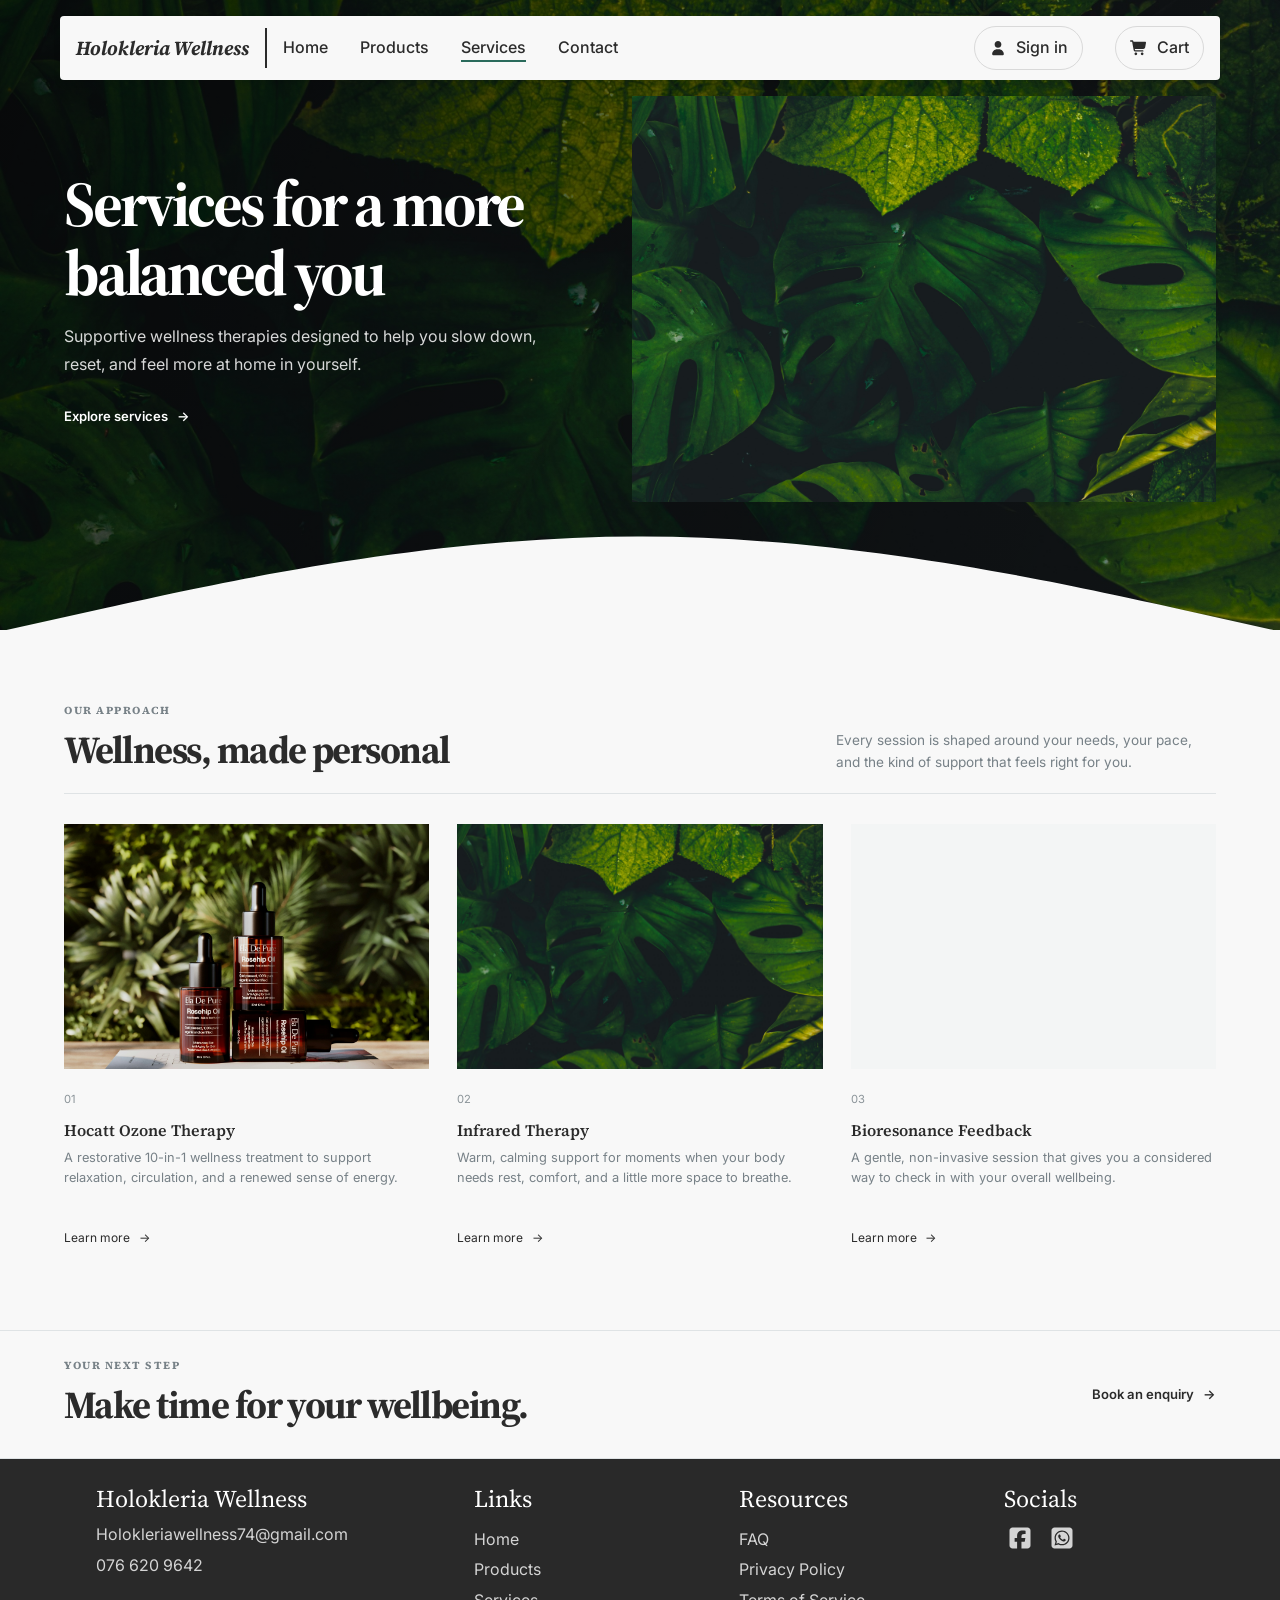
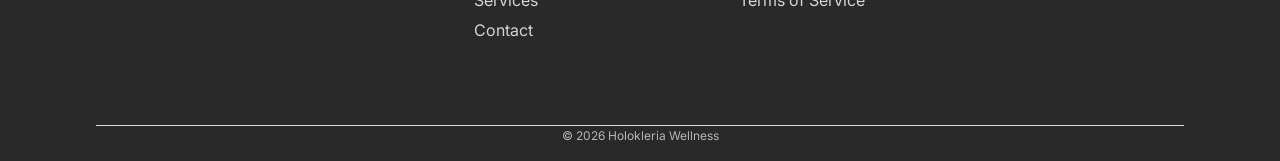
<file: services.html>
<!DOCTYPE html>
<html lang="en">
<head>
	<meta charset="UTF-8">
	<meta name="viewport" content="width=device-width, initial-scale=1.0">
	<meta name="description" content="Explore Hocatt 10-in-1 ozone therapy, infrared therapy, and bioresonance feedback at Holokleria Wellness in Klein Brak River, Mossel Bay.">
	<title>Services | Holokleria Wellness</title>
	<link rel="stylesheet" href="css/global/global.css">
	<link rel="stylesheet" href="css/services/services.css">
	<link rel="apple-touch-icon" sizes="180x180" href="images/favicon/apple-touch-icon.png">
	<link rel="icon" type="image/png" sizes="32x32" href="images/favicon/favicon-32x32.png">
	<link rel="icon" type="image/png" sizes="16x16" href="images/favicon/favicon-16x16.png">
	<link rel="icon" href="images/favicon/favicon.ico">
	<link rel="manifest" href="images/favicon/site.webmanifest">
	<meta name="theme-color" content="#2B2B2B">
	<link rel="preconnect" href="https://fonts.googleapis.com">
	<link rel="preconnect" href="https://fonts.gstatic.com" crossorigin>
	<link href="https://fonts.googleapis.com/css2?family=Inter:ital,opsz,wght@0,14..32,100..900;1,14..32,100..900&family=Source+Serif+4:ital,opsz,wght@0,8..60,200..900;1,8..60,200..900&display=swap" rel="stylesheet">
</head>
<body>
	<header>
        <nav class="navbar">
            <div class="nav-group nav-left">
                <a href="index.html" class="logo">
                    <span>Holokleria Wellness</span>
                </a>
                <div class="navdivider"></div>
                <ul class="nav-links" id="primary-navigation">
                    <li><a href="index.html">Home</a></li>
                    <li><a href="products.html">Products</a></li>
                    <li><a href="services.html">Services</a></li>
                    <li><a href="contact.html">Contact</a></li>
                </ul>
            </div>
            <div class="nav-group nav-actions-group">
                    <ul class="nav-right">
                    <li><a href="login.html" class="nav-action-link btn-green" aria-label="Sign in"><svg class="nav-icon" viewBox="0 0 640 640" aria-hidden="true"><path d="M320 312C386.3 312 440 258.3 440 192C440 125.7 386.3 72 320 72C253.7 72 200 125.7 200 192C200 258.3 253.7 312 320 312zM290.3 368C191.8 368 112 447.8 112 546.3C112 562.7 125.3 576 141.7 576L498.3 576C514.7 576 528 562.7 528 546.3C528 447.8 448.2 368 349.7 368L290.3 368z" fill="currentColor"/></svg><span>Sign in</span></a></li><li>
                        <a href="cart.html" class="nav-action-link btn-green" aria-label="Cart">
                            <svg class="nav-icon" viewBox="0 0 640 640" aria-hidden="true">
                                <path d="M24 48C10.7 48 0 58.7 0 72C0 85.3 10.7 96 24 96L69.3 96C73.2 96 76.5 98.8 77.2 102.6L129.3 388.9C135.5 423.1 165.3 448 200.1 448L456 448C469.3 448 480 437.3 480 424C480 410.7 469.3 400 456 400L200.1 400C188.5 400 178.6 391.7 176.5 380.3L171.4 352L475 352C505.8 352 532.2 330.1 537.9 299.8L568.9 133.9C572.6 114.2 557.5 96 537.4 96L124.7 96L124.3 94C119.5 67.4 96.3 48 69.2 48L24 48zM208 576C234.5 576 256 554.5 256 528C256 501.5 234.5 480 208 480C181.5 480 160 501.5 160 528C160 554.5 181.5 576 208 576zM432 576C458.5 576 480 554.5 480 528C480 501.5 458.5 480 432 480C405.5 480 384 501.5 384 528C384 554.5 405.5 576 432 576z" fill="currentColor"/>
                            </svg>
                            <span>Cart</span>
                        </a>
                    </li>
                    <li class="nav-menu-toggle-item">
                        <button class="nav-menu-toggle" type="button" aria-label="Open navigation" aria-expanded="false" aria-controls="primary-navigation">
                            <svg class="nav-hamburger" xmlns="http://www.w3.org/2000/svg" viewBox="0 0 640 640" aria-hidden="true">
                                <path d="M96 160C96 142.3 110.3 128 128 128L512 128C529.7 128 544 142.3 544 160C544 177.7 529.7 192 512 192L128 192C110.3 192 96 177.7 96 160zM96 320C96 302.3 110.3 288 128 288L512 288C529.7 288 544 302.3 544 320C544 337.7 529.7 352 512 352L128 352C110.3 352 96 337.7 96 320zM544 480C544 497.7 529.7 512 512 512L128 512C110.3 512 96 497.7 96 480C96 462.3 110.3 448 128 448L512 448C529.7 448 544 462.3 544 480z" fill="currentColor"/>
                            </svg>
                        </button>
                    </li>
                    </ul>
            </div>
        </nav>
    </header>

	<main>
		<section class="services-hero sectionlr">
			<div class="services-hero-content">
				<div>
					<h1>Services for a more balanced you</h1>
					<p>Supportive wellness therapies designed to help you slow down, reset, and feel more at home in yourself.</p>
					<a class="primary-link" href="#services">Explore services <span aria-hidden="true">&#8594;</span></a>
				</div>
				<div class="hero-image-wrap"><picture class="service-hero-picture"><source data-srcset="images/home/services/vinayak-veer-U82PlfpYG3M-unsplash.webp" type="image/webp"><img src="images/home/services/vinayak-veer-U82PlfpYG3M-unsplash.jpg" alt="A calm wellness treatment space" decoding="async"></picture></div>
			</div>
			<svg class="services-hero-wave" xmlns="http://www.w3.org/2000/svg" viewBox="0 0 1440 320" aria-hidden="true"><path fill="#F8F8F8" fill-opacity="1" d="M0,320L120,293.3C240,267,480,213,720,213.3C960,213,1200,267,1320,293.3L1440,320L1440,320L1320,320C1200,320,960,320,720,320C480,320,240,320,120,320L0,320Z"></path></svg>
		</section>

		<!-- Change data-srcset to srcset after adding each matching WebP file. -->
		<section class="services-list sectionlr" id="services">
			<div class="section-heading slide-in">
				<div><span class="section-eyebrow">Our approach</span><h2 class="section-title">Wellness, made personal</h2></div>
				<p>Every session is shaped around your needs, your pace, and the kind of support that feels right for you.</p>
			</div>
			<div class="service-grid">
				<article class="service-card slide-in">
					<div class="service-card-image"><picture class="service-card-picture"><source data-srcset="images/home/services/ela-de-pure-79MGKjefhmo-unsplash.webp" type="image/webp"><img src="images/home/services/ela-de-pure-79MGKjefhmo-unsplash.jpg" alt="Ozone therapy wellness service" loading="lazy" decoding="async"></picture></div>
					<div class="service-card-content"><span class="service-number">01</span><h3>Hocatt Ozone Therapy</h3><p>A restorative 10-in-1 wellness treatment to support relaxation, circulation, and a renewed sense of energy.</p><a href="contact.html">Learn more <span aria-hidden="true">&#8594;</span></a></div>
				</article>
				<article class="service-card slide-in">
					<div class="service-card-image"><picture class="service-card-picture"><source data-srcset="images/home/services/vinayak-veer-U82PlfpYG3M-unsplash.webp" type="image/webp"><img src="images/home/services/vinayak-veer-U82PlfpYG3M-unsplash.jpg" alt="Infrared therapy wellness service" loading="lazy" decoding="async"></picture></div>
					<div class="service-card-content"><span class="service-number">02</span><h3>Infrared Therapy</h3><p>Warm, calming support for moments when your body needs rest, comfort, and a little more space to breathe.</p><a href="contact.html">Learn more <span aria-hidden="true">&#8594;</span></a></div>
				</article>
				<article class="service-card slide-in">
					<div class="service-card-image"><picture class="service-card-picture"><source data-srcset="images/home/services/agustin-fernandez-9ozV8QQe39Y-unsplash.webp" type="image/webp"><img src="images/home/services/agustin-fernandez-9ozV8QQe39Y-unsplash.jpg" alt="Bioresonance wellness service" loading="lazy" decoding="async"></picture></div>
					<div class="service-card-content"><span class="service-number">03</span><h3>Bioresonance Feedback</h3><p>A gentle, non-invasive session that gives you a considered way to check in with your overall wellbeing.</p><a href="contact.html">Learn more <span aria-hidden="true">&#8594;</span></a></div>
				</article>
			</div>
		</section>

		<section class="services-cta sectionlr slide-in">
			<div><span class="section-eyebrow">Your next step</span><h2 class="section-title">Make time for your wellbeing.</h2></div>
			<a class="primary-link" href="contact.html">Book an enquiry <span aria-hidden="true">&#8594;</span></a>
		</section>
	</main>

	<footer class="footer">
		<div class="footer-content sectionlr">
			<div class="footer-brand">
				<h4>Holokleria Wellness</h4>
				<p><a href="mailto:Holokleriawellness74@gmail.com">Holokleriawellness74@gmail.com</a></p>
				<p><a href="tel:+27766209642">076 620 9642</a></p>
			</div>
			<div class="footer-links">
				<h4>Links</h4>
				<a href="index.html">Home</a>
				<a href="products.html">Products</a>
				<a href="services.html">Services</a>
				<a href="contact.html">Contact</a>
			</div>
			<div class="footer-links">
				<h4>Resources</h4>
				<a href="faq.html">FAQ</a>
				<a href="privacy.html">Privacy Policy</a>
				<a href="terms.html">Terms of Service</a>
			</div>
			<div class="footer-social">
				<h4>Socials</h4>
				<div class="social-icons" aria-label="Social media links">
					<a class="social-icon" href="#" aria-label="Facebook"><svg xmlns="http://www.w3.org/2000/svg" viewBox="0 0 448 512" aria-hidden="true"><!--!Font Awesome Free v7.3.1 by @fontawesome - https://fontawesome.com License - https://fontawesome.com/license/free Copyright 2026 Fonticons, Inc.--><path d="M64 32C28.7 32 0 60.7 0 96L0 416c0 35.3 28.7 64 64 64l98.2 0 0-145.8-52.8 0 0-78.2 52.8 0 0-33.7c0-87.1 39.4-127.5 125-127.5 16.2 0 44.2 3.2 55.7 6.4l0 70.8c-6-.6-16.5-1-29.6-1-42 0-58.2 15.9-58.2 57.2l0 27.8 83.6 0-14.4 78.2-69.3 0 0 145.8 129 0c35.3 0 64-28.7 64-64l0-320c0-35.3-28.7-64-64-64L64 32z"/></svg></a>
					<a class="social-icon" href="#" aria-label="Whatsapp"><svg xmlns="http://www.w3.org/2000/svg" viewBox="0 0 448 512"><!--!Font Awesome Free v7.3.1 by @fontawesome - https://fontawesome.com License - https://fontawesome.com/license/free Copyright 2026 Fonticons, Inc.--><path d="M92.1 254.6c0 24.9 7 49.2 20.2 70.1l3.1 5-13.3 48.6 49.9-13.1 4.8 2.9c20.2 12 43.4 18.4 67.1 18.4l.1 0c72.6 0 133.3-59.1 133.3-131.8 0-35.2-15.2-68.3-40.1-93.2-25-25-58-38.7-93.2-38.7-72.7 0-131.8 59.1-131.9 131.8zM274.8 330c-12.6 1.9-22.4 .9-47.5-9.9-36.8-15.9-61.8-51.5-66.9-58.7-.4-.6-.7-.9-.8-1.1-2-2.6-16.2-21.5-16.2-41 0-18.4 9-27.9 13.2-32.3 .3-.3 .5-.5 .7-.8 3.6-4 7.9-5 10.6-5 2.6 0 5.3 0 7.6 .1l.8 0c2.3 0 5.2 0 8.1 6.8 1.2 2.9 3 7.3 4.9 11.8 3.3 8 6.7 16.3 7.3 17.6 1 2 1.7 4.3 .3 6.9-3.4 6.8-6.9 10.4-9.3 13-3.1 3.2-4.5 4.7-2.3 8.6 15.3 26.3 30.6 35.4 53.9 47.1 4 2 6.3 1.7 8.6-1 2.3-2.6 9.9-11.6 12.5-15.5 2.6-4 5.3-3.3 8.9-2s23.1 10.9 27.1 12.9c.8 .4 1.5 .7 2.1 1 2.8 1.4 4.7 2.3 5.5 3.6 .9 1.9 .9 9.9-2.4 19.1-3.3 9.3-19.1 17.7-26.7 18.8zM448 96c0-35.3-28.7-64-64-64L64 32C28.7 32 0 60.7 0 96L0 416c0 35.3 28.7 64 64 64l320 0c35.3 0 64-28.7 64-64l0-320zM148.1 393.9L64 416 86.5 333.8c-13.9-24-21.2-51.3-21.2-79.3 .1-87.4 71.2-158.5 158.6-158.5 42.4 0 82.2 16.5 112.2 46.5 29.9 30 47.9 69.8 47.9 112.2 0 87.4-72.7 158.5-160.1 158.5-26.6 0-52.7-6.7-75.8-19.3z"/></svg></a>
				</div>
			</div>
		</div>
		<div class="footer-bottom">
			<p>&copy; <span data-current-year>2026</span> Holokleria Wellness</p>
		</div>
	</footer>
	<script src="js/main.js"></script>
</body>
</html>
</file>
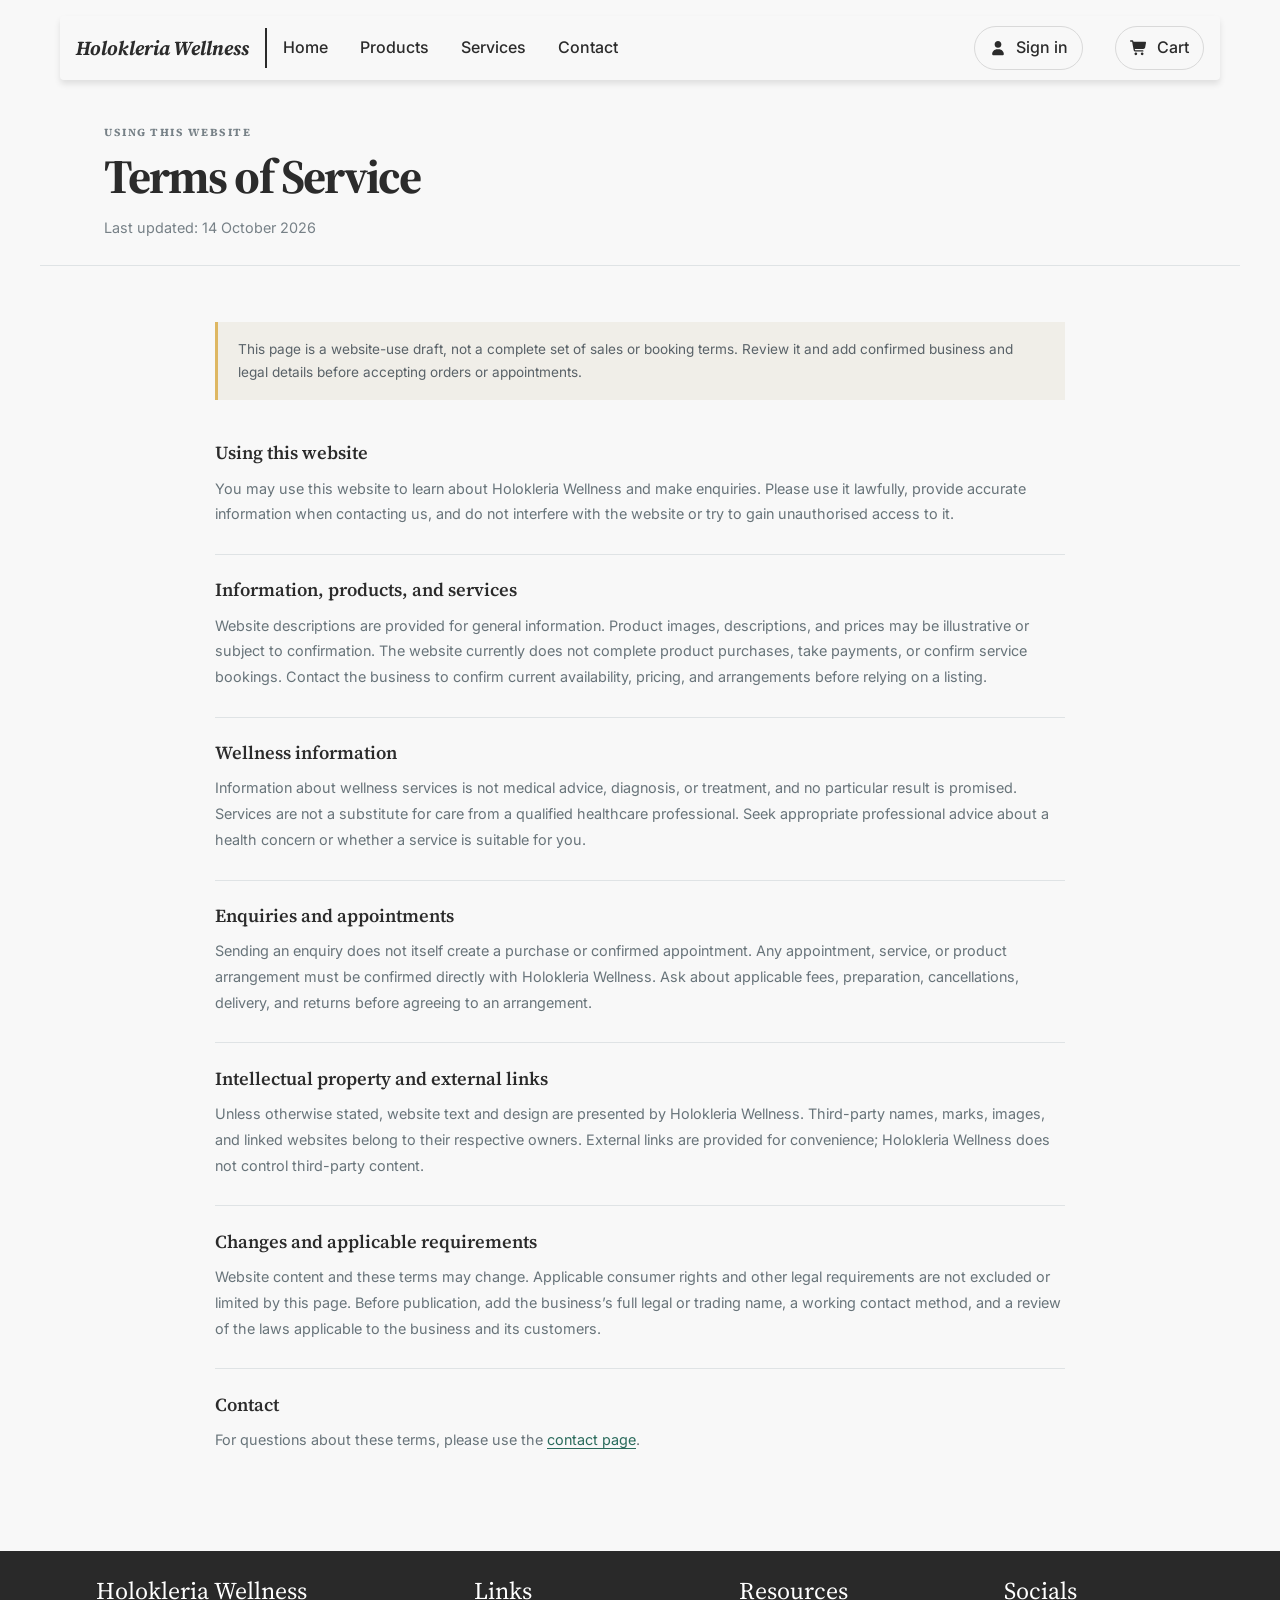
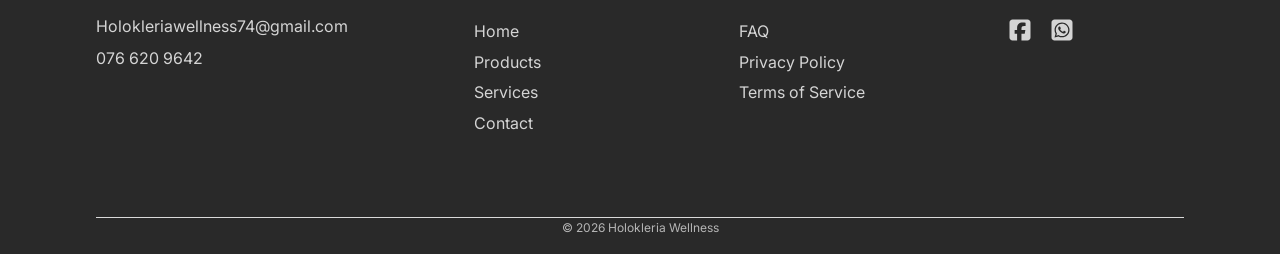
<file: terms.html>
<!DOCTYPE html>
<html lang="en">
<head>
	<meta charset="UTF-8">
	<meta name="viewport" content="width=device-width, initial-scale=1.0">
	<meta name="description" content="Terms for using the Holokleria Wellness website.">
	<title>Terms of Service | Holokleria Wellness</title>
	<link rel="stylesheet" href="css/global/global.css">
	<link rel="stylesheet" href="css/legal/legal.css">
	<link rel="stylesheet" href="css/terms/terms.css">
	<link rel="apple-touch-icon" sizes="180x180" href="images/favicon/apple-touch-icon.png">
	<link rel="icon" type="image/png" sizes="32x32" href="images/favicon/favicon-32x32.png">
	<link rel="icon" type="image/png" sizes="16x16" href="images/favicon/favicon-16x16.png">
	<link rel="icon" href="images/favicon/favicon.ico">
	<link rel="manifest" href="images/favicon/site.webmanifest">
	<meta name="theme-color" content="#2B2B2B">
	<link rel="preconnect" href="https://fonts.googleapis.com">
	<link rel="preconnect" href="https://fonts.gstatic.com" crossorigin>
	<link href="https://fonts.googleapis.com/css2?family=Inter:ital,opsz,wght@0,14..32,100..900;1,14..32,100..900&family=Source+Serif+4:ital,opsz,wght@0,8..60,200..900;1,8..60,200..900&display=swap" rel="stylesheet">
</head>
<body>
	<header>
		<nav class="navbar">
			<div class="nav-group nav-left">
				<a href="index.html" class="logo"><span>Holokleria Wellness</span></a>
				<div class="navdivider"></div>
				<ul class="nav-links" id="primary-navigation">
					<li><a href="index.html">Home</a></li><li><a href="products.html">Products</a></li><li><a href="services.html">Services</a></li><li><a href="contact.html">Contact</a></li>
				</ul>
			</div>
			<div class="nav-group nav-actions-group"><ul class="nav-right">
				<li><a href="login.html" class="nav-action-link btn-green" aria-label="Sign in"><svg class="nav-icon" viewBox="0 0 640 640" aria-hidden="true"><path d="M320 312C386.3 312 440 258.3 440 192C440 125.7 386.3 72 320 72C253.7 72 200 125.7 200 192C200 258.3 253.7 312 320 312zM290.3 368C191.8 368 112 447.8 112 546.3C112 562.7 125.3 576 141.7 576L498.3 576C514.7 576 528 562.7 528 546.3C528 447.8 448.2 368 349.7 368L290.3 368z" fill="currentColor"/></svg><span>Sign in</span></a></li><li><a href="cart.html" class="nav-action-link btn-green" aria-label="Cart"><svg class="nav-icon" viewBox="0 0 640 640" aria-hidden="true"><path d="M24 48C10.7 48 0 58.7 0 72C0 85.3 10.7 96 24 96L69.3 96C73.2 96 76.5 98.8 77.2 102.6L129.3 388.9C135.5 423.1 165.3 448 200.1 448L456 448C469.3 448 480 437.3 480 424C480 410.7 469.3 400 456 400L200.1 400C188.5 400 178.6 391.7 176.5 380.3L171.4 352L475 352C505.8 352 532.2 330.1 537.9 299.8L568.9 133.9C572.6 114.2 557.5 96 537.4 96L124.7 96L124.3 94C119.5 67.4 96.3 48 69.2 48L24 48zM208 576C234.5 576 256 554.5 256 528C256 501.5 234.5 480 208 480C181.5 480 160 501.5 160 528C160 554.5 181.5 576 208 576zM432 576C458.5 576 480 554.5 480 528C480 501.5 458.5 480 432 480C405.5 480 384 501.5 384 528C384 554.5 405.5 576 432 576z" fill="currentColor"/></svg><span>Cart</span></a></li>
				<li class="nav-menu-toggle-item"><button class="nav-menu-toggle" type="button" aria-label="Open navigation" aria-expanded="false" aria-controls="primary-navigation"><svg class="nav-hamburger" xmlns="http://www.w3.org/2000/svg" viewBox="0 0 640 640" aria-hidden="true"><path d="M96 160C96 142.3 110.3 128 128 128L512 128C529.7 128 544 142.3 544 160C544 177.7 529.7 192 512 192L128 192C110.3 192 96 177.7 96 160zM96 320C96 302.3 110.3 288 128 288L512 288C529.7 288 544 302.3 544 320C544 337.7 529.7 352 512 352L128 352C110.3 352 96 337.7 96 320zM544 480C544 497.7 529.7 512 512 512L128 512C110.3 512 96 497.7 96 480C96 462.3 110.3 448 128 448L512 448C529.7 448 544 462.3 544 480z" fill="currentColor"/></svg></button></li>
			</ul></div>
		</nav>
	</header>

	<main class="terms-main legal-main">
		<section class="terms-intro legal-intro sectionlr slide-in">
			<span class="section-eyebrow">Using this website</span>
			<h1 class="section-title">Terms of Service</h1>
			<p>Last updated: 14 October 2026</p>
		</section>
		<div class="terms-content legal-content sectionlr">
			<p class="terms-notice legal-notice">This page is a website-use draft, not a complete set of sales or booking terms. Review it and add confirmed business and legal details before accepting orders or appointments.</p>
			<section class="terms-section legal-section slide-in">
				<h2>Using this website</h2>
				<p>You may use this website to learn about Holokleria Wellness and make enquiries. Please use it lawfully, provide accurate information when contacting us, and do not interfere with the website or try to gain unauthorised access to it.</p>
			</section>
			<section class="terms-section legal-section slide-in">
				<h2>Information, products, and services</h2>
				<p>Website descriptions are provided for general information. Product images, descriptions, and prices may be illustrative or subject to confirmation. The website currently does not complete product purchases, take payments, or confirm service bookings. Contact the business to confirm current availability, pricing, and arrangements before relying on a listing.</p>
			</section>
			<section class="terms-section legal-section slide-in">
				<h2>Wellness information</h2>
				<p>Information about wellness services is not medical advice, diagnosis, or treatment, and no particular result is promised. Services are not a substitute for care from a qualified healthcare professional. Seek appropriate professional advice about a health concern or whether a service is suitable for you.</p>
			</section>
			<section class="terms-section legal-section slide-in">
				<h2>Enquiries and appointments</h2>
				<p>Sending an enquiry does not itself create a purchase or confirmed appointment. Any appointment, service, or product arrangement must be confirmed directly with Holokleria Wellness. Ask about applicable fees, preparation, cancellations, delivery, and returns before agreeing to an arrangement.</p>
			</section>
			<section class="terms-section legal-section slide-in">
				<h2>Intellectual property and external links</h2>
				<p>Unless otherwise stated, website text and design are presented by Holokleria Wellness. Third-party names, marks, images, and linked websites belong to their respective owners. External links are provided for convenience; Holokleria Wellness does not control third-party content.</p>
			</section>
			<section class="terms-section legal-section slide-in">
				<h2>Changes and applicable requirements</h2>
				<p>Website content and these terms may change. Applicable consumer rights and other legal requirements are not excluded or limited by this page. Before publication, add the business’s full legal or trading name, a working contact method, and a review of the laws applicable to the business and its customers.</p>
			</section>
			<section class="terms-section legal-section slide-in">
				<h2>Contact</h2>
				<p>For questions about these terms, please use the <a href="contact.html">contact page</a>.</p>
			</section>
		</div>
	</main>

	<footer class="footer">
		<div class="footer-content sectionlr">
			<div class="footer-brand">
				<h4>Holokleria Wellness</h4>
				<p><a href="mailto:Holokleriawellness74@gmail.com">Holokleriawellness74@gmail.com</a></p>
				<p><a href="tel:+27766209642">076 620 9642</a></p>
			</div>
			<div class="footer-links">
				<h4>Links</h4>
				<a href="index.html">Home</a>
				<a href="products.html">Products</a>
				<a href="services.html">Services</a>
				<a href="contact.html">Contact</a>
			</div>
			<div class="footer-links">
				<h4>Resources</h4>
				<a href="faq.html">FAQ</a>
				<a href="privacy.html">Privacy Policy</a>
				<a href="terms.html">Terms of Service</a>
			</div>
			<div class="footer-social">
				<h4>Socials</h4>
				<div class="social-icons" aria-label="Social media links">
					<a class="social-icon" href="#" aria-label="Facebook"><svg xmlns="http://www.w3.org/2000/svg" viewBox="0 0 448 512" aria-hidden="true"><!--!Font Awesome Free v7.3.1 by @fontawesome - https://fontawesome.com License - https://fontawesome.com/license/free Copyright 2026 Fonticons, Inc.--><path d="M64 32C28.7 32 0 60.7 0 96L0 416c0 35.3 28.7 64 64 64l98.2 0 0-145.8-52.8 0 0-78.2 52.8 0 0-33.7c0-87.1 39.4-127.5 125-127.5 16.2 0 44.2 3.2 55.7 6.4l0 70.8c-6-.6-16.5-1-29.6-1-42 0-58.2 15.9-58.2 57.2l0 27.8 83.6 0-14.4 78.2-69.3 0 0 145.8 129 0c35.3 0 64-28.7 64-64l0-320c0-35.3-28.7-64-64-64L64 32z"/></svg></a>
					<a class="social-icon" href="#" aria-label="Whatsapp"><svg xmlns="http://www.w3.org/2000/svg" viewBox="0 0 448 512"><!--!Font Awesome Free v7.3.1 by @fontawesome - https://fontawesome.com License - https://fontawesome.com/license/free Copyright 2026 Fonticons, Inc.--><path d="M92.1 254.6c0 24.9 7 49.2 20.2 70.1l3.1 5-13.3 48.6 49.9-13.1 4.8 2.9c20.2 12 43.4 18.4 67.1 18.4l.1 0c72.6 0 133.3-59.1 133.3-131.8 0-35.2-15.2-68.3-40.1-93.2-25-25-58-38.7-93.2-38.7-72.7 0-131.8 59.1-131.9 131.8zM274.8 330c-12.6 1.9-22.4 .9-47.5-9.9-36.8-15.9-61.8-51.5-66.9-58.7-.4-.6-.7-.9-.8-1.1-2-2.6-16.2-21.5-16.2-41 0-18.4 9-27.9 13.2-32.3 .3-.3 .5-.5 .7-.8 3.6-4 7.9-5 10.6-5 2.6 0 5.3 0 7.6 .1l.8 0c2.3 0 5.2 0 8.1 6.8 1.2 2.9 3 7.3 4.9 11.8 3.3 8 6.7 16.3 7.3 17.6 1 2 1.7 4.3 .3 6.9-3.4 6.8-6.9 10.4-9.3 13-3.1 3.2-4.5 4.7-2.3 8.6 15.3 26.3 30.6 35.4 53.9 47.1 4 2 6.3 1.7 8.6-1 2.3-2.6 9.9-11.6 12.5-15.5 2.6-4 5.3-3.3 8.9-2s23.1 10.9 27.1 12.9c.8 .4 1.5 .7 2.1 1 2.8 1.4 4.7 2.3 5.5 3.6 .9 1.9 .9 9.9-2.4 19.1-3.3 9.3-19.1 17.7-26.7 18.8zM448 96c0-35.3-28.7-64-64-64L64 32C28.7 32 0 60.7 0 96L0 416c0 35.3 28.7 64 64 64l320 0c35.3 0 64-28.7 64-64l0-320zM148.1 393.9L64 416 86.5 333.8c-13.9-24-21.2-51.3-21.2-79.3 .1-87.4 71.2-158.5 158.6-158.5 42.4 0 82.2 16.5 112.2 46.5 29.9 30 47.9 69.8 47.9 112.2 0 87.4-72.7 158.5-160.1 158.5-26.6 0-52.7-6.7-75.8-19.3z"/></svg></a>
				</div>
			</div>
		</div>
		<div class="footer-bottom">
			<p>&copy; <span data-current-year>2026</span> Holokleria Wellness</p>
		</div>
	</footer>
	<script src="js/main.js"></script>
</body>
</html>
</file>
<file: css/global/global.css>
/* Root */
/* #region */

:root {

    /* Colors */
    --primary-color: #313B3B;

    --secondary-color: #2B2B2B;
    --accent-green: #2A6B5C;
    --accent-yellow: #DEB762;
    --accent-grey: #D9D9D9;
    --accent-dark-grey: #6b7280;
    --accent-light-grey: #e5e7eb;

    --white: #FFFFFF;
    --black: #000000;

    /* Text */
    --text-primary: #2B2B2B;
    --text-secondary: #F8F8F8;


    /* Backgrounds */
    --bg-primary: #F8F8F8;

    /* Typography */

    --font-primary: "Source Serif 4", serif;
    --font-secondary: "Inter", sans-serif;

    --font-size-xs: .75rem;
    --font-size-sm: .875rem;
    --font-size-md: 1rem;
    --font-size-lg: 1.125rem;
    --font-size-xl: 1.5rem;
    --font-size-2xl: 2rem;
    --font-size-3xl: 3rem;
    --font-size-4xl: 4rem;

    --font-weight-light: 300;
    --font-weight-normal: 400;
    --font-weight-medium: 500;
    --font-weight-semibold: 600;
    --font-weight-bold: 700;

    /* Border Radius */

    --radius-sm: .25rem;
    --radius-md: .5rem;
    --radius-lg: .75rem;
    --radius-xl: 1rem;
    --radius-2xl: 1.5rem;
    --radius-full: 999px;

    /* Spacing */

    --spacing-xs: .25rem;
    --spacing-sm: .5rem;
    --spacing-md: 1rem;
    --spacing-lg: 1.5rem;
    --spacing-xl: 2rem;
    --spacing-2xl: 3rem;
    --spacing-3xl: 4rem;
    --spacing-section: 6rem;

    /* Shadows */

    --shadow-sm: 0 1px 2px rgba(0,0,0,.05);
    --shadow-md: 0 4px 6px rgba(0,0,0,.1);
    --shadow-lg: 0 10px 20px rgba(0,0,0,.12);
    --shadow-xl: 0 20px 40px rgba(0,0,0,.18);

    /* Borders */

    --border-light: 1px solid #E2E8F0;
    --border-dark: 1px solid #CBD5E1;

    /* Transitions */

    --transition-fast: .2s ease;
    --transition-normal: .3s ease;
    --transition-slow: .5s ease;
    --transparent: transparent;

    /* Container */

    --container-width: 1200px;
    --container-padding: 2rem;

    /* Navbar */

    --navbar-height: 64px;

}

/* #endregion */

/* Utilities */
/* #region */
.sectiontb {
    padding-top: clamp(1.5rem, 3vw, 3rem);
    padding-bottom: clamp(1.5rem, 3vw, 3rem);
}

.sectionlr {
    padding-left: clamp(1rem, 5vw, 10rem);
    padding-right: clamp(1rem, 5vw, 10rem);
}

.section-heading {
    display: flex;
    align-items: flex-end;
    justify-content: space-between;
    gap: 2rem;
    margin-bottom: 30px;
    border-bottom: 1px solid #dfe3e5;
    padding-bottom: 20px;
}

.section-heading p {
    max-width: 380px;
    margin: 0;
    color: #778187;
    font: 0.85rem/1.6 var(--font-secondary);
}

.section-title {
    margin: 0;
    font: 700 clamp(1.7rem, 3vw, 2.5rem)/1.2 var(--font-primary);
    letter-spacing: -0.04em;
}

.section-eyebrow {
    display: block;
    margin-bottom: 0.65rem;
    color: #778187;
    font: 700 0.68rem/1 var(--font-primary);
    letter-spacing: 0.14em;
    text-transform: uppercase;
}

.bg-green {
    background-color: var(--primary-color);
    color: var(--text-secondary);
    background: var(--primary-color);
}

.bg-black {
    background-color: var(--secondary-color);
    color: var(--text-secondary);
    background: var(--secondary-color);
}

.bg-white {
    background-color: var(--bg-primary);
    color: var(--text-primary);
    background: var(--bg-primary);
}

.bg-green-overlay {
    background: linear-gradient(90deg, rgba(49, 59, 59, 1) 0%, rgba(49, 59, 59, 0.9) 18%, rgba(49, 59, 59, 0.55) 42%, rgba(49, 59, 59, 0.12) 100%);
}

.bg-black-overlay {
    background: linear-gradient(90deg, rgba(43, 43, 43, 1) 0%, rgba(43, 43, 43, 0.9) 18%, rgba(43, 43, 43, 0.55) 42%, rgba(43, 43, 43, 0.12) 100%);
}

.bg-white-overlay {
    background: linear-gradient(90deg, rgba(248, 248, 248, 1) 0%, rgba(248, 248, 248, 0.9) 18%, rgba(248, 248, 248, 0.55) 42%, rgba(248, 248, 248, 0.12) 100%),
    linear-gradient(180deg, rgba(248, 248, 248, 1) 0%, rgba(248, 248, 248, 0.9) 18%, rgba(248, 248, 248, 0.52) 42%, rgba(248, 248, 248, 0.12) 100%);
}

.btn-yellow {
    padding: 0.5rem 0.875rem;
    font-size: 1rem;
    border-radius: var(--radius-full);
    border: none;
    background-color: var(--accent-yellow);
    color: var(--text-primary);
    transition: background 0.4s ease;
    cursor: pointer;
}

.btn-yellow:hover {
    background-color: var(--primary-color);
    color: var(--text-secondary);
}

.btn-green {
    padding: 0.5rem 0.875rem;
    border-radius: var(--radius-full);
    border: 1px solid var(--accent-grey);
    background-color: transparent;
    color: var(--text-primary);
    transition: border-color 0.9s ease, color 0.4s ease, background-color 0.4s ease;
    cursor: pointer;
    font-weight: var(--font-weight-medium);
}

.btn-green:hover {
    border-color: var(--accent-green);
}

.btn-black {
    width: 100%;
    border: 1px solid var(--text-primary);
    background: var(--transparent);
    color: var(--text-primary);
    border-radius: 0.7rem;
    padding: 0.8rem 1rem;
    font-size: 1rem;
    cursor: pointer;
    transition: background 0.2s ease;
    cursor: pointer;
}

.btn-black:hover {
    background: rgba(255,255,255,0.12);
}
/* #endregion */

/* Global */
/* #region */
/* google fonts */

/* @import url('https://fonts.googleapis.com/css2?family=Poppins:wght@300;400;500;600;700&display=swap'); */

*, 
*::before,
*::after {
    margin: 0;
    padding: 0;
    box-sizing: border-box;
}

html {
    scroll-behavior: smooth;
}

body {
    font-family: var(--font-primary);
    font-size: var(--font-size-md);
    color: var(--text-primary);
    background: var(--bg-primary);
    line-height: 1.6;
    overflow-x: hidden;
}


/* Typography */

h1,
h2,
h3,
h4,
h5,
h6 {
    line-height: 1.2;
    margin-bottom: 1rem;
    font-weight: var(--font-weight-normal);
    font-family: var(--font-primary);
}

h1 {
    font-size: var(--font-size-4xl);
}

h2 {
    font-size: var(--font-size-3xl);
}

h3 {
    font-size: var(--font-size-2xl);
}

h4 {
    font-size: var(--font-size-xl);
}

p {
    margin-bottom: 1rem;
}

a {
    text-decoration: none;
    color: inherit;
}

ul {
    list-style: none;
}

p, a, li {
    font-family: "Inter", sans-serif;
}

/* Images */




/* Form Elements */

input,
textarea,
select {
    width: 100%;
    padding: .85rem 1rem;

    border: var(--border-light);
    border-radius: var(--radius-md);

    font: inherit;
}

textarea {
    resize: vertical;
}

input:focus,
textarea:focus,
select:focus {
    outline: none;
    border-color: var(--primary-color);
}

/* #endregion */

/* Nav */
/* #region */
header {
    width: 100%;
    background: transparent;
    position: fixed;
    z-index: 1000;
    padding: 16px 60px;
}

.navbar {
    height: var(--navbar-height);
    background-color: var(--bg-primary);
    display: flex;
    justify-content: space-between;
    align-items: center;
    padding: 12px 16px;
    border-radius: var(--radius-sm);
    box-shadow: var(--shadow-md);
}

.navdivider {
    width: 2px;
    height: 100%;
    background-color: var(--text-primary);
}

.nav-group {
    display: flex;
    align-items: center;
    height: 100%;
}

.nav-left {
    justify-content: flex-start;
    gap: 1rem;
}

.nav-right {
    justify-content: flex-end;
    display: flex;
    gap: 2rem;
    align-items: center;
}

.nav-action-link {
    display: inline-flex;
    align-items: center;
    gap: 0.55rem;
    color: var(--secondary-color);
    transition: color 0.4s ease;
}

.nav-action-link:hover {
    color: var(--secondary-color);
}

.nav-icon {
    width: 18px;
    height: 18px;
    display: block;
    object-fit: contain;
    color: currentColor;
    transition: color 0.4s ease;
    flex-shrink: 0;
}

.nav-icon path {
    fill: currentColor;
}

.logo {
    display: flex;
    align-items: center;
    gap: .75rem;
    font-size: 1.25rem;
    font-weight: 700;
    font-family: var(--font-primary);
    font-style: italic;
}

.nav-links {
    display: flex;
    gap: 2rem;
    align-items: center;
}

.nav-links a {
    position: relative;
    font-size: 1rem;
    font-weight: 500;
    transition: .3s ease;
}

.nav-links a:hover {
    color: var(--primary-color);
}

.nav-links a::after {
    content: "";

    position: absolute;
    left: 0.14px;
    bottom: -5px;

    width: 0%;
    height: 2px;

    background: var(--accent-green);

    transition: .3s ease;
}

.nav-links a:hover::after {
    width: 100%;
}

.nav-links a.active::after {
    content: "";

    position: absolute;
    left: 0.14px;
    bottom: -5px;

    width: 100%;
    height: 2px;

    background: var(--accent-green);

    transition: .3s ease;
}

.nav-hamburger {
    display: none;
}

.nav-menu-toggle {
    display: none;
}

.nav-menu-toggle-item {
    display: none;
}

@media (max-width: 1000px) {
    header {
        padding: 0;
    }

    .btn-green {
        padding: 0.65rem 0.25rem;
        border-radius: var(--radius-full);
        border: none;
        transition: border-color 0.9s ease, color 0.4s ease, background-color 0.4s ease;
    }

    .btn-green svg {
        display: none;
    }

    .navbar {
        display: grid;
        grid-template-columns: minmax(0, 1fr) auto;
        grid-template-rows: auto;
        height: auto;
        min-height: var(--navbar-height);
        border-radius: 0;
    }

    .navbar a:hover,
    .nav-menu-toggle-item svg:hover {
        color: var(--accent-green);
    }

    .nav-left,
    .nav-actions-group,
    .nav-right {
        display: contents;
    }

    .logo {
        grid-column: 1;
        grid-row: 1;
        min-width: 0;
        width: fit-content;
        font-size: clamp(1.05rem, 4vw, 1.25rem);
    }

    .navdivider {
        display: none;
    }

    .nav-links {
        display: none;
        grid-column: 1 / -1;
        grid-row: 2;
        align-items: stretch;
        flex-direction: column;
        gap: 0;
        width: 100%;
        padding: 0.5rem 0;
        border-top: 1px solid var(--accent-light-grey);
    }

    .nav-links a {
        width: fit-content;
        display: block;
        padding: 0.65rem 0.25rem;
    }

    .nav-links a::after {
        display: none;
    }

    .nav-right > li {
        display: none;
    }

    .nav-action-link {
        min-height: 40px;
    }

    .nav-hamburger {
        display: block;
        width: 32px;
        height: 32px;
    }

    .nav-hamburger path {
        fill: currentColor;
    }

    .nav-right > .nav-menu-toggle-item {
        display: block;
        grid-column: 2;
        grid-row: 1;
    }

    .nav-menu-toggle {
        width: 42px;
        height: 42px;
        display: grid;
        place-items: center;
        padding: 0;
        border: none;
        border-radius: var(--radius-sm);
        background: transparent;
        color: var(--text-primary);
        cursor: pointer;
    }

    .nav-menu-toggle:focus-visible {
        outline-offset: 3px;
    }

    .navbar.is-menu-open .nav-links {
        display: flex;
        height: auto;
        padding-bottom: 0;
    }

    .navbar.is-menu-open {
        height: 100vh;
        height: 100dvh;
        grid-template-rows: auto auto auto auto;
        align-content: start;
        row-gap: 0;
    }

    .navbar.is-menu-open .nav-right > li:not(.nav-menu-toggle-item) {
        display: block;
        grid-column: 1 / -1;
    }

    .navbar.is-menu-open .nav-action-link {
        display: inline-flex;
    }

    .navbar.is-menu-open .nav-right > li:not(.nav-menu-toggle-item) .nav-action-link {
        width: fit-content;
    }

    .navbar.is-menu-open .nav-menu-toggle-item {
        grid-row: 1;
    }
}

@media (max-width: 450px) {
    .footer-content {
        grid-template-columns: 1fr;
        gap: 25px;
    }

    .footer-social {
        margin-bottom: 10px;
    }
}

/* #endregion */


.product-name-row p {
    margin: 0;
    font-size: 0.95rem;
}

/* Footer */
/* #region */
footer {
    position: relative;
    background: #292929;
    color: white;
    padding: 10px 0 0;
    overflow: hidden;
}

/* Footer content */

.footer-content {
    display: grid;
    grid-template-columns: 1.5fr 1fr 1fr 0.8fr;
    gap: 40px;
    min-height: 240px;
    padding: var(--spacing-md) var(--spacing-section);
}

/* Headings */

.footer h4 {
    margin-bottom: 8px;
}

/* Brand */

.footer-brand p {
    margin: 6px 0;
    opacity: 0.8;
    font-size: 1rem;
}

.footer-brand a {
    color: inherit;
    text-decoration: none;
}

.footer-brand a:hover {
    text-decoration: underline;
}

/* Links */

.footer-links {
    display: flex;
    flex-direction: column;
    gap: 5px;
}

.footer-links a {
    color: white;
    text-decoration: none;
    font-size: 1rem;
    opacity: 0.8;
    width: fit-content;
    transition: opacity 0.2s ease;
}

.footer-links a:hover {
    opacity: 1;
}

/* Socials */

.social-icons {
    display: flex;
    gap: 10px;
    margin-bottom: 0.5rem;
}

.social-icon {
    display: inline-flex;
    align-items: center;
    justify-content: center;
    width: 32px;
    height: 32px;
    color: white;
    opacity: 0.8;
    text-decoration: none;
    transition: opacity 0.2s ease;
}

.social-icon:hover {
    opacity: 1;
}

.social-icon:focus-visible {
    outline: 2px solid currentColor;
    outline-offset: 3px;
}

.social-icon svg {
    display: block;
    width: 24px;
    height: 24px;
    fill: currentColor;
}

/* Bottom */

.footer-bottom {
    margin: 0 10px;
    margin: var(--spacing-md) var(--spacing-section);
    border-top: 1px solid var(--accent-grey);
    text-align: center;
}

.footer-bottom p {
    margin: 0;
    font-size: 0.75rem;
    opacity: 0.8;
    color: var(--accent-grey);
}

@media (max-width: 700px) {
    .footer-content {
        grid-template-columns: 1fr 1fr;
        gap: 30px;
    }
}

@media (max-width: 450px) {
    .footer-content {
        grid-template-columns: 1fr;
        gap: 25px;
    }
}

/* #endregion */

/* Scroll reveal */
/* #region */
.js-enabled .slide-in {
    opacity: 0;
    transform: translateY(2rem);
    transition: opacity 600ms ease, transform 600ms ease;
}

.js-enabled .slide-in.is-visible {
    opacity: 1;
    transform: translateY(0);
}

@media (prefers-reduced-motion: reduce) {
    .js-enabled .slide-in,
    .js-enabled .slide-in.is-visible {
        opacity: 1;
        transform: none;
        transition: none;
    }
}
/* #endregion */
</file>
<file: css/products/product-cards.css>
/* Shared product card styles */
.product-card {
    min-width: 0;
}

.product-card-image {
    height: 190px;
    display: flex;
    align-items: center;
    justify-content: center;
    overflow: hidden;
    background: #f3f5f5;
}

.product-picture {
    display: block;
    width: 100%;
    height: 100%;
}

.product-image {
    width: 100%;
    height: 100%;
    object-fit: cover;
    display: block;
    transition: transform 0.35s ease;
}

.product-card:hover .product-image {
    transform: scale(1.04);
}

.product-info {
    padding-top: 12px;
}

.product-tag {
    display: inline-block;
    margin-bottom: 6px;
    padding: 5px 8px;
    border-radius: 999px;
    background: #1c2a38;
    color: #fff;
    font: 0.63rem var(--font-secondary);
}

.product-info h3 {
    margin: 0 0 5px;
    font: 600 0.95rem var(--font-secondary);
}

.product-info p {
    min-height: 38px;
    margin: 0 0 5px;
    color: #778187;
    font: 0.76rem/1.45 var(--font-secondary);
}

.product-price {
    margin: 0 0 8px;
    color: var(--text-primary);
    font: 600 0.9rem var(--font-secondary);
}

.product-card-actions {
    display: flex;
    align-items: center;
    justify-content: space-between;
    gap: 0.5rem;
    margin-top: 12px;
    padding-top: 12px;
    border-top: 1px solid #e2e5e6;
}

.add-to-cart {
    min-height: 34px;
    padding: 0.45rem 0.65rem;
    border: 1px solid var(--primary-color);
    border-radius: var(--radius-sm);
    background: transparent;
    color: var(--text-primary);
    font: 600 0.7rem var(--font-secondary);
    white-space: nowrap;
    cursor: pointer;
    transition: background-color 0.2s ease, color 0.2s ease;
}

.add-to-cart:hover {
    background: var(--primary-color);
    color: var(--white);
}

.add-to-cart:focus-visible {
    outline: 2px solid var(--accent-yellow);
    outline-offset: 2px;
}

.product-link {
    color: var(--text-primary);
    font: 0.75rem var(--font-secondary);
}

.product-link span {
    display: inline-block;
    transition: transform 0.2s ease;
}

.product-link:hover span {
    transform: translateX(4px);
}
</file>
<file: css/home/home.css>
/* Hero */
/* #region */
.background-hero {
    --about-card-height: clamp(9rem, 30vw, 31.25rem);
    position: relative;
    width: 100%;
    min-height: clamp(32rem, 72vh, 56rem);
    background-image:
        linear-gradient(rgba(0, 0, 0, 0.4), rgba(0, 0, 0, 0.4)),
        url("../../images/home/hero/vinayak-veer-U82PlfpYG3M-unsplash.jpg");
    background-size: cover;
    background-position: center center;
    background-repeat: no-repeat;
    background-attachment: fixed;
    overflow: hidden;
}

/* #endregion */

/* Main Body */
/* #region */
.mainb {
    position: relative;
    width: 100%;
    height: auto;
    background-color: var(--bg-primary);
    border-radius: 1920px 1920px 0 0;
    overflow: hidden;
}


/* #endregion */

/* About Section */
/* #region */
.aboutcards {
    width: 100%;
    height: 80%;
    position: relative;
    display: flex;
    justify-content: center;
    gap: 0.5rem;
    z-index: 2;
    transform: translateY(40%);
}

.aboutcf {
    width: auto;
    height: var(--about-card-height);
    rotate: -15deg;
    object-fit: cover;
    z-index: 3;
}

.aboutcb {
    width: auto;
    height: var(--about-card-height);
    rotate: 15deg;
    object-fit: cover;
    z-index: 2;
    transform: translateY(80px);
}

.aboutcf img, .aboutcb img {
    display: block;
    width: auto;
    height: 100%;
    object-fit: cover;
}

.about {
    width: 100%;
    text-align: center;
    padding-top: calc(var(--about-card-height) - 60px);
    padding-bottom: 60px;
    display: flex;
    flex-direction: column;
    align-items: center;
}

.about > .slide-in {
    width: 100%;
}

.about h1,
.about p {
    width: min(30%, 600px);
    margin-left: auto;
    margin-right: auto;
}

.about h1 {
    width: min(40%, 650px);
    font-family: var(--font-primary);
    font-size: clamp(1.7rem, 3.2vw, 2.7rem);
    font-weight: 600;
}

.about p {
    width: min(30%, 600px);
    font-size: clamp(1rem, 1.25vw, 1.15rem);
    line-height: 1.75;
}



/* #endregion */

/* Services Section */
/* #region */
.services {
    width: 100%;
    height: fit-content;
}

.service-card {
    width: 100%;
    height: 110vh;
    display: flex;
    flex-direction: row;
    align-items: center;
    justify-content: center;
    text-align: center;
}

.service-card-content {
    width: 40%;
    height: auto;
    padding: 0px 2rem;
    display: flex;
    flex-direction: column;
    justify-content: center;
    align-items: center;
    gap: clamp(1rem, 2vw, 1.5rem);
    text-align: center;
}

.service-card-content h3 {
    margin: 0;
    font: 600 clamp(1.25rem, 2.4vw, 2rem)/1.2 var(--font-primary);
}

.service-card-content p {
    max-width: 32rem;
    margin: 0;
    font: 400 clamp(0.9rem, 1.2vw, 1rem)/1.7 var(--font-secondary);
}

.service-link {
    display: inline-block;
    color: var(--text-primary);
    font: 600 clamp(0.78rem, 0.9vw, 0.875rem)/1.4 var(--font-secondary);
    text-decoration-line: underline;
    text-decoration-thickness: 1px;
    text-underline-offset: 0.2rem;
    transition: text-underline-offset 0.2s ease;
}

.service-card.bg-black .service-link,
.service-card.bg-green .service-link {
    color: var(--text-secondary);
}

.service-link:hover,
.service-link:focus-visible {
    text-underline-offset: 0.5rem;
}

.service-link:focus-visible {
    outline: 2px solid var(--accent-yellow);
    outline-offset: 4px;
}

.service-image-wrap {
    width: 60%;
    height: 100%;
    position: relative;
    overflow: hidden;
}

.service-main-image-overlay {
    position: absolute;
    inset: 0;
    z-index: 1;
    pointer-events: none;
}

.service-main-picture {
    position: relative;
    z-index: 0;
    display: block;
    width: 100%;
    height: 100%;
}

.service-main-image {
    position: relative;
    z-index: 0;
    width: 100%;
    height: 100%;
    object-fit: cover;
    display: block;
}

.service-icon-picture {
    display: block;
}

.service-icon-image {
    width: 135px;
    height: 135px;
    border-radius: var(--radius-sm);
    object-fit: cover;
}


/* #endregion */

/* Products Section */
/* #region  */
.products {
    --products-gap: 2rem;
    width: 100%;
    display: flex;
    flex-direction: column;
    gap: var(--products-gap);
    padding: 2rem 0 4rem;
}

.products.sectionlr {
    padding-left: clamp(1rem, 5vw, 10rem);
    padding-right: clamp(1rem, 5vw, 10rem);
}

.section-heading {
    width: 100%;
    margin-bottom: 0;
}

.product-grid {
    width: 100%;
    margin: 0 auto;
    display: grid;
    grid-template-columns: repeat(4, minmax(220px, 1fr));
    gap: 2rem;
}

.product-hero {
    position: relative;
    isolation: isolate;
    overflow: hidden;
    width: 100%;
    min-height: clamp(300px, 42vw, 520px);
    display: flex;
    align-items: center;
    justify-content: flex-start;
    padding: clamp(2rem, 7vw, 6rem);
    border-radius: var(--radius-lg);
    background-color: var(--secondary-color);
    background-image:
        linear-gradient(90deg, rgba(18, 25, 23, 0.78) 0%, rgba(18, 25, 23, 0.52) 48%, rgba(18, 25, 23, 0.12) 100%),
        url("../../images/home/products/ela-de-pure-4uDa0AHvszI-unsplash.jpg");
    background-size: cover;
    background-position: center;
    background-repeat: no-repeat;
}

.product-hero .product-hero-content {
    width: min(100%, 500px);
    display: flex;
    flex-direction: column;
    align-items: flex-start;
    gap: 1.1rem;
    color: var(--white);
}

.product-hero-eyebrow {
    color: rgba(255, 255, 255, 0.78);
    font: 600 0.68rem/1 var(--font-primary);
    letter-spacing: 0.14em;
    text-transform: uppercase;
}

.product-hero h3 {
    margin: 0;
    color: var(--white);
    font: 700 clamp(1.8rem, 4vw, 3rem)/1.12 var(--font-primary);
    letter-spacing: -0.04em;
}

.product-hero p {
    max-width: 420px;
    margin: 0 0 0.35rem;
    color: rgba(255, 255, 255, 0.86);
    font: 0.9rem/1.7 var(--font-secondary);
}

.product-hero-link {
    display: inline-flex;
    align-items: center;
    gap: 0.6rem;
    text-decoration: none;
}

.product-hero-link span {
    display: inline-block;
    transition: transform 0.2s ease;
}

.product-hero-link:hover span {
    transform: translateX(4px);
}

.product-hero-link:focus-visible {
    outline: 2px solid var(--white);
    outline-offset: 4px;
}

@media (max-width: 1100px) {
    .product-grid {
        grid-template-columns: repeat(2, minmax(220px, 1fr));
    }
}

@media (max-width: 640px) {
    .product-grid {
        grid-template-columns: 1fr;
    }

    .product-hero {
        min-height: 340px;
        padding: 1.5rem;
        background-position: 58% center;
    }
}

@media (prefers-reduced-motion: reduce) {
    .product-hero-link span {
        transition: none;
    }
}

@media (max-width: 900px) {
    .service-card {
        height: auto;
        min-height: 0;
    }

    .service-card-content,
    .service-image-wrap {
        width: 50%;
    }

    .service-card-content {
        padding: 2rem;
    }

    .service-card-content h3 {
        font-size: clamp(1.25rem, 3vw, 1.7rem);
    }

    .service-card-content p {
        font-size: clamp(0.9rem, 1.8vw, 0.98rem);
    }

    .about {
        padding-top: calc(var(--about-card-height) + 70px);
    }

    .about h1 {
        width: min(70%, 650px);
    }

    .about p {
        width: min(65%, 600px);
    }
}

@media (max-width: 640px) {
    .service-card {
        flex-direction: column;
    }

    .service-card-content,
    .service-image-wrap {
        width: 100%;
    }

    .service-card-content {
        padding: 2.5rem 1.5rem;
        gap: 1.1rem;
    }

    .service-card-content h3 {
        font-size: clamp(1.25rem, 5.5vw, 1.6rem);
    }

    .service-card-content p {
        font-size: clamp(0.9rem, 3.8vw, 1rem);
    }

    .service-image-wrap {
        height: clamp(240px, 65vw, 360px);
        flex: 0 0 auto;
    }

    .bg-green-overlay {
        background: linear-gradient(180deg, rgba(49, 59, 59, 1) 0%, rgba(49, 59, 59, 0.9) 18%, rgba(49, 59, 59, 0.55) 42%, rgba(49, 59, 59, 0.12) 100%);
    }

    .bg-black-overlay {
        background: linear-gradient(180deg, rgba(43, 43, 43, 1) 0%, rgba(43, 43, 43, 0.9) 18%, rgba(43, 43, 43, 0.55) 42%, rgba(43, 43, 43, 0.12) 100%);
    }

    .bg-white-overlay {
        background: linear-gradient(180deg, rgba(248, 248, 248, 1) 0%, rgba(248, 248, 248, 0.9) 18%, rgba(248, 248, 248, 0.52) 42%, rgba(248, 248, 248, 0.12) 100%);
    }

    .about {
        padding: calc(var(--about-card-height) + 65px) 1.25rem 2.5rem;
    }

    .about h1,
    .about p {
        width: min(100%, 38rem);
    }

    .about p {
        font-size: clamp(0.9rem, 3.8vw, 1rem);
        line-height: 1.7;
    }
}

/* #endregion */

/* Testimonials Section */
/* #region  */

/* #endregion */
.testimonials {
    width: 100%;
    display: flex;
    flex-direction: column;
    gap: clamp(1.5rem, 3vw, 2.5rem);
}

.testimonial-card {
    width: 100%;
    min-height: 420px;
    margin: 0;
    display: grid;
    grid-template-columns: minmax(0, 1fr) minmax(280px, 0.9fr);
    grid-template-rows: 1fr auto;
    align-items: stretch;
    overflow: hidden;
    background: var(--secondary-color);
}

.testimonial-indicators {
    grid-column: 1;
    grid-row: 2;
    display: flex;
    justify-content: flex-start;
    align-items: center;
    gap: 0.55rem;
    padding: 0 clamp(2rem, 5vw, 4rem) clamp(1.75rem, 4vw, 3rem);
}

.testimonial-indicator {
    width: 28px;
    height: 4px;
    border: none;
    border-radius: 999px;
    background: rgba(255, 255, 255, 0.35);
    cursor: pointer;
    transition: width 0.25s ease, background-color 0.25s ease;
    padding: 0;
}

.testimonial-indicator.active {
    width: 44px;
    background: var(--white);
}

.testimonial-indicator:focus-visible {
    outline: 2px solid var(--accent-green);
    outline-offset: 4px;
}

.testimonial-copy {
    grid-column: 1;
    grid-row: 1;
    position: relative;
    display: flex;
    flex-direction: column;
    justify-content: center;
    padding: clamp(2rem, 5vw, 4rem);
    color: var(--text-secondary);
}

.testimonial-quote-mark {
    position: absolute;
    left: clamp(2rem, 5vw, 4rem);
    top: clamp(1rem, 3vw, 2rem);
    font-size: 4.5rem;
    line-height: 1;
    color: var(--white);
}

.testimonial-quote {
    position: relative;
    padding-top: 1.4rem;
}

.testimonial-quote p {
    margin: 0;
    font: 400 clamp(1.05rem, 1.5vw, 1.35rem)/1.7 var(--font-secondary);
    color: var(--text-secondary);
}

.testimonial-author {
    display: inline-flex;
    align-items: center;
    gap: 0.75rem;
    margin-top: 1.75rem;
    padding-top: 1rem;
    width: fit-content;
    border-top: 1px solid rgba(255, 255, 255, 0.24);
    font: 600 0.85rem var(--font-secondary);
    color: var(--text-secondary);
}

.author-badge {
    width: 2.6rem;
    height: 2.6rem;
    display: grid;
    place-items: center;
    border-radius: 50%;
    background: var(--white);
    color: var(--secondary-color);
    font: 600 0.7rem var(--font-secondary);
}

.testimonial-card-image {
    grid-column: 2;
    grid-row: 1 / span 2;
    min-height: 420px;
    width: 100%;
    background-color: #dfe5e4;
    background-size: cover;
    background-position: center;
    background-repeat: no-repeat;
}

@media (max-width: 800px) {
    .testimonial-card {
        grid-template-columns: minmax(0, 1fr) minmax(220px, 0.8fr);
        min-height: 380px;
    }

    .testimonial-card-image {
        min-height: 380px;
    }
}

@media (max-width: 700px) {
    .section-heading {
        align-items: flex-start;
        flex-direction: column;
        gap: 14px;
    }

    .testimonial-card {
        grid-template-columns: minmax(0, 1fr);
        grid-template-rows: auto auto 260px;
    }

    .testimonial-copy {
        grid-column: 1;
        grid-row: 1;
        padding: 3.5rem clamp(1.5rem, 6vw, 2.5rem) 1.5rem;
    }

    .testimonial-quote-mark {
        left: clamp(1.5rem, 6vw, 2.5rem);
        top: 1rem;
    }

    .testimonial-indicators {
        grid-column: 1;
        grid-row: 2;
        padding: 0 clamp(1.5rem, 6vw, 2.5rem) 1.5rem;
    }

    .testimonial-card-image {
        grid-column: 1;
        grid-row: 3;
        min-height: 260px;
    }
}

@media (prefers-reduced-motion: reduce) {
    .testimonial-indicator {
        transition: none;
    }
}
</file>
<file: css/cart/cart.css>
/* Body */
/* #region */
.cart-main {
	min-height: 100vh;
	padding-top: 96px;
	padding-bottom: 72px;
}

/* #endregion */

.cart-browse-link {
	display: inline-flex;
	align-items: center;
	gap: 0.55rem;
	font: 600 0.82rem var(--font-secondary);
}

.cart-browse-link span {
	display: inline-block;
	transition: transform 0.2s ease;
}

.cart-browse-link:hover span {
	transform: translateX(4px);
}

/* Cart Content */
/* #region */
.cart-content {
	padding-top: 24px;
}

.cart-empty {
	min-height: 240px;
	display: flex;
	flex-direction: column;
	align-items: center;
	justify-content: center;
	padding: 40px 0;
	text-align: center;
}

.cart-empty h3 {
	margin: 0 0 0.5rem;
	font: 600 1.15rem var(--font-secondary);
}

.cart-empty p {
	margin: 0 0 1rem;
	color: #778187;
	font: 0.85rem/1.6 var(--font-secondary);
}

.cart-browse-link {
	color: var(--text-primary);
}

/* #endregion */

/* Responsive */
/* #region */
@media screen and (max-width: 600px) {
	.section-heading {
		align-items: flex-start;
		flex-direction: column;
		gap: 12px;
		margin-bottom: 22px;
		padding-bottom: 16px;
	}

	.cart-empty {
		min-height: 200px;
	}
}

/* #endregion */
</file>
<file: css/contact/contact.css>
/* Contact Page */
.contact-main {
	min-height: 100vh;
	padding-top: 128px;
	padding-bottom: 72px;
}

.contact-heading h1 {
	max-width: 620px;
	color: var(--text-primary);
	background: none;
	background-clip: border-box;
	-webkit-background-clip: border-box;
	-webkit-text-fill-color: var(--text-primary);
}

.contact-content {
	padding-top: 12px;
}

.contact-layout {
	display: grid;
	grid-template-columns: minmax(0, 1.5fr) minmax(240px, 0.7fr);
	gap: clamp(2rem, 7vw, 6rem);
	align-items: start;
}

.contact-form-section h2,
.contact-details h2 {
	margin: 0 0 1.5rem;
	font: 600 1.1rem/1.3 var(--font-primary);
}

.contact-form {
	display: grid;
	grid-template-columns: repeat(2, minmax(0, 1fr));
	gap: 20px 16px;
}

.contact-form label {
	display: flex;
	flex-direction: column;
	gap: 8px;
	color: var(--text-primary);
	font: 500 0.78rem/1.4 var(--font-secondary);
}

.contact-label-text {
	display: flex;
	gap: 0.3rem;
}

.contact-label-text span {
	color: #778187;
	font-weight: 400;
}

.contact-form input,
.contact-form select,
.contact-form textarea {
	width: 100%;
	border: 1px solid #dfe3e5;
	border-radius: var(--radius-sm);
	background: var(--white);
	color: var(--text-primary);
	font: 0.85rem/1.5 var(--font-secondary);
}

.contact-form input,
.contact-form select {
	min-height: 44px;
	padding: 0.65rem 0.75rem;
}

.contact-form textarea {
	min-height: 150px;
	padding: 0.75rem;
}

.contact-form input:focus,
.contact-form select:focus,
.contact-form textarea:focus {
	outline: 2px solid rgba(49, 59, 59, 0.18);
	outline-offset: 1px;
	border-color: var(--primary-color);
}

.contact-form input::placeholder,
.contact-form textarea::placeholder {
	color: #8b9499;
}

.contact-message-field {
	grid-column: 1 / -1;
}

.contact-submit {
	min-height: 42px;
	justify-self: start;
	display: inline-flex;
	align-items: center;
	gap: 0.65rem;
	padding: 0.65rem 1rem;
	border: 1px solid var(--primary-color);
	border-radius: var(--radius-sm);
	background: var(--secondary-color);
	color: var(--white);
	font: 600 0.78rem var(--font-secondary);
	cursor: pointer;
	transition: background-color 0.2s ease, color 0.2s ease;
}

.contact-submit:hover {
	background: transparent;
	color: var(--text-primary);
}

.contact-submit span,
.contact-services-link span {
	display: inline-block;
	transition: transform 0.2s ease;
}

.contact-submit:hover span,
.contact-services-link:hover span {
	transform: translateX(4px);
}

.contact-details {
	padding: clamp(1.5rem, 4vw, 3rem);
	background: var(--primary-color);
	color: var(--text-secondary);
}

.contact-details .section-eyebrow {
	margin-bottom: 0.8rem;
	color: rgba(255, 255, 255, 0.72);
}

.contact-details h2 {
	margin-bottom: 0.75rem;
}

.contact-details p {
	margin: 0 0 1.25rem;
	color: rgba(255, 255, 255, 0.78);
	font: 0.85rem/1.6 var(--font-secondary);
}

.contact-phone {
	display: block;
	margin-bottom: 1.5rem;
	color: var(--white);
	font: 600 1.05rem var(--font-secondary);
}

.contact-services-link {
	display: inline-flex;
	align-items: center;
	gap: 0.55rem;
	color: var(--white);
	font: 600 0.78rem var(--font-secondary);
}

.contact-location {
	margin-top: clamp(3rem, 7vw, 5rem);
	border-top: 1px solid #dfe3e5;
	padding-top: 2rem;
}

.contact-location h2 {
	margin: 0 0 0.65rem;
	font: 600 clamp(1.3rem, 2vw, 1.7rem)/1.3 var(--font-primary);
}

.contact-location p {
	max-width: 700px;
	margin: 0 0 1rem;
	color: #778187;
	font: 0.85rem/1.7 var(--font-secondary);
}

.contact-location address {
	color: var(--text-primary);
	font: 400 0.85rem/1.8 var(--font-secondary);
	font-style: normal;
}

.contact-map {
	margin-top: 1.5rem;
	width: 100%;
	aspect-ratio: 16 / 9;
	overflow: hidden;
	border-radius: var(--radius-sm);
}

.contact-map iframe {
	display: block;
	width: 100%;
	height: 100%;
	border: 0;
}

.contact-location a {
	display: inline-block;
	margin-top: 0.35rem;
	color: var(--text-primary);
	font-weight: 600;
	text-decoration: underline;
	text-underline-offset: 0.2em;
	transition: color 0.2s ease;
}

.contact-location a:hover,
.contact-location a:focus-visible {
	color: #778187;
}

@media screen and (max-width: 700px) {
	.contact-main {
		padding-top: 112px;
	}

	.section-heading {
		align-items: flex-start;
		flex-direction: column;
		gap: 14px;
	}

	.contact-layout {
		grid-template-columns: 1fr;
		gap: 2.5rem;
	}
}

@media screen and (max-width: 480px) {
	.contact-form {
		grid-template-columns: 1fr;
	}

	.contact-message-field {
		grid-column: auto;
	}
}

@media (prefers-reduced-motion: reduce) {
	.contact-submit,
	.contact-submit span,
	.contact-services-link span,
	.contact-location a {
		transition: none;
	}
}
</file>
<file: css/legal/legal.css>
.legal-main {
	min-height: 100vh;
	padding-top: 128px;
	padding-bottom: 72px;
	background: var(--bg-primary);
}

.legal-intro {
	max-width: 1200px;
	margin: 0 auto;
	padding-bottom: 1.5rem;
	border-bottom: 1px solid #dfe3e5;
}

.legal-intro .section-eyebrow {
	color: #778187;
}

.legal-intro h1 {
	margin: 0 0 0.75rem;
	font: 700 clamp(2rem, 4vw, 3rem)/1.15 var(--font-primary);
	letter-spacing: -0.04em;
}

.legal-intro > p {
	margin: 0;
	color: #778187;
	font: 0.9rem/1.7 var(--font-secondary);
}

.legal-content {
	max-width: 1200px;
	margin: 0 auto;
	padding-top: clamp(2rem, 5vw, 3.5rem);
}

.legal-notice {
	max-width: 850px;
	margin: 0 auto 2.5rem;
	padding: 1rem 1.25rem;
	border-left: 3px solid var(--accent-yellow);
	background: #f0eee8;
	color: #596268;
	font: 0.85rem/1.7 var(--font-secondary);
}

.legal-section {
	max-width: 850px;
	margin: 0 auto;
	padding: 0 0 1.65rem;
}

.legal-section + .legal-section {
	padding-top: 1.4rem;
	border-top: 1px solid #dfe3e5;
}

.legal-section h2 {
	margin: 0 0 0.6rem;
	font: 600 1.15rem/1.4 var(--font-primary);
}

.legal-section p {
	margin: 0;
	color: #68747a;
	font: 0.9rem/1.8 var(--font-secondary);
}

.legal-content a {
	color: var(--accent-green);
	text-decoration: underline;
	text-underline-offset: 0.18em;
}

.legal-content a:hover {
	color: var(--text-primary);
}

@media (max-width: 700px) {
	.legal-main {
		padding-top: 112px;
	}

	.legal-notice {
		margin-bottom: 2rem;
		padding: 0.9rem 1rem;
	}
}
</file>
<file: css/faq/faq.css>
.faq-main {
	min-height: 100vh;
	padding-top: 128px;
	padding-bottom: 72px;
}

.faq-list {
	max-width: 850px;
	margin: 0 auto;
}

.faq-item {
	border-bottom: 1px solid #dfe3e5;
}

.faq-item:first-child {
	border-top: 1px solid #dfe3e5;
}

.faq-item summary {
	position: relative;
	padding: 1.2rem 2.5rem 1.2rem 0;
	color: var(--text-primary);
	font: 600 1rem/1.5 var(--font-primary);
	cursor: pointer;
	list-style: none;
}

.faq-item summary::-webkit-details-marker {
	display: none;
}

.faq-item summary::after {
	content: "+";
	position: absolute;
	right: 0.25rem;
	top: 50%;
	color: var(--accent-green);
	font: 400 1.5rem/1 var(--font-secondary);
	transform: translateY(-50%);
}

.faq-item[open] summary::after {
	content: "\2212";
}

.faq-item p {
	max-width: 760px;
	margin: 0;
	padding: 0 2.5rem 1.25rem 0;
	color: #68747a;
	font: 0.9rem/1.75 var(--font-secondary);
}

.faq-item a {
	color: var(--accent-green);
	text-decoration: underline;
	text-underline-offset: 0.18em;
}

.faq-item a:hover {
	color: var(--text-primary);
}

@media (max-width: 700px) {
	.faq-main {
		padding-top: 112px;
	}
}
</file>
<file: css/privacy/privacy.css>
.privacy-notice {
	border-left-color: var(--accent-green);
	background: #e9efec;
}
</file>
<file: css/products/products.css>
/* Body */
/* #region */
main {
	min-height: 100vh;
	padding-bottom: 72px;
}

/* #endregion */

/* Catalog Hero */
/* #region */
.catalog-hero {
	position: relative;
	display: flex;
	flex-direction: column;
	justify-content: center;
	align-items: flex-start;
	width: 100%;
	overflow: hidden;
	min-height: 26rem;
	min-height: max(70svh, 26rem);
	padding-top: 96px;
	padding-bottom: clamp(100px, 10vw, 180px);
	background-image:
		linear-gradient(110deg, rgba(0, 0, 0, 0.68), rgba(0, 0, 0, 0.28)),
		url("../../images/home/services/vinayak-veer-U82PlfpYG3M-unsplash.jpg");
	background-size: cover;
	background-position: center;
	background-attachment: fixed;
	color: var(--white);
}

.catalog-hero svg {
	position: absolute;
	left: 50%;
	bottom: calc(0px - 1px);
	width: 100vw;
	height: auto;
	display: block;
	transform: translateX(-50%);
	z-index: 0;
	pointer-events: none;
}

.catalog-hero > :not(svg) {
	position: relative;
	z-index: 1;
}

.catalog-hero h1 {
	max-width: 620px;
	margin: 0 0 1rem;
	font: 700 clamp(2.25rem, 5vw, 4.2rem)/1.08 var(--font-primary);
	letter-spacing: -0.05em;
}

.catalog-hero p {
	max-width: 480px;
	margin: 0 0 1.6rem;
	color: rgba(255, 255, 255, 0.84);
	font: 1rem/1.7 var(--font-secondary);
}

.catalog-hero .primary-link {
	display: inline-flex;
	align-items: center;
	gap: 0.55rem;
	color: var(--white);
	font: 600 0.82rem var(--font-secondary);
}

.catalog-hero .primary-link span {
	transition: transform 0.2s ease;
}

.catalog-hero .primary-link:hover span {
	transform: translateX(4px);
}

/* #endregion */

/* Catalog */
/* #region */
.catalog {
	padding-top: 76px;
}

.catalog-search {
	position: relative;
	display: block;
	width: 100%;
	margin-bottom: 24px;
}

.catalog-filters .catalog-search input {
	width: 100%;
	height: 36px;
	padding: 0.4rem 2.5rem 0.4rem 0.875rem;
	border: 1px solid #dfe3e5;
	border-radius: var(--radius-md);
	background: var(--white);
	color: var(--text-primary);
	font: 0.82rem var(--font-secondary);
}

.catalog-search input:focus {
	box-shadow: var(--shadow-sm);
}

.catalog-search input::placeholder {
	color: #778187;
}

.catalog-search-icon {
	position: absolute;
	top: 50%;
	right: 13px;
	width: 17px;
	height: 17px;
	transform: translateY(-50%);
	opacity: 0.5;
	pointer-events: none;
}

.catalog-layout {
	display: grid;
	grid-template-columns: 192px minmax(0, 1fr);
	gap: 32px;
}

.catalog-filters {
	font: 0.78rem var(--font-secondary);
}

.catalog-filters fieldset {
	border: 0;
	margin: 0 0 24px;
	padding: 0 0 24px;
	border-bottom: 1px solid #e2e5e6;
}

.catalog-filters fieldset:last-child {
	border-bottom: 0;
}

.catalog-filters legend {
	margin-bottom: 14px;
	color: var(--text-primary);
	font-size: 0.72rem;
	font-weight: 600;
}

.catalog-filters label {
	display: flex;
	align-items: center;
	gap: 9px;
	margin: 0 0 11px;
	cursor: pointer;
}

.catalog-filters input {
	width: 13px;
	height: 13px;
	margin: 0;
	accent-color: var(--primary-color);
}

/* #endregion */

/* Product Grid */
/* #region */
.product-grid {
	display: grid;
	grid-template-columns: repeat(3, minmax(0, 1fr));
	gap: 46px 28px;
}

.catalog-empty {
	grid-column: 1 / -1;
	margin: 0;
	padding: 32px 0;
	color: #778187;
	font: 0.9rem var(--font-secondary);
	text-align: center;
}

/* #endregion */

/* Responsive */
/* #region */
@media screen and (max-width: 900px) {
	.catalog-layout {
		grid-template-columns: 150px minmax(0, 1fr);
		gap: 24px;
	}

	.product-grid {
		grid-template-columns: repeat(2, minmax(0, 1fr));
	}
}

@media screen and (max-width: 600px) {
	.catalog-hero {
		padding-top: 28px;
		background-attachment: scroll;
	}

	.section-heading {
		align-items: flex-start;
		flex-direction: column;
		gap: 14px;
		margin-bottom: 22px;
		padding-bottom: 16px;
	}

	.catalog-layout {
		grid-template-columns: 1fr;
		gap: 22px;
	}

	.catalog-search {
		grid-column: 1 / -1;
	}

	.catalog-filters {
		display: grid;
		grid-template-columns: repeat(2, 1fr);
		gap: 18px;
	}

	.catalog-filters fieldset {
		margin: 0;
		padding: 0;
		border: 0;
	}

	.catalog-filters fieldset:last-child {
		display: none;
	}

	.product-grid {
		gap: 32px 16px;
	}

	.product-card-image {
		height: 155px;
	}
}

@media screen and (max-width: 400px) {
	.product-grid {
		grid-template-columns: 1fr;
	}

	.product-card-image {
		height: 220px;
	}
}

/* #endregion */
</file>
<file: css/services/services.css>
/* Body */
/* #region */
main {
	min-height: 100vh;
}

/* #endregion */

/* Services Hero */
/* #region */
.services-hero {
	--services-wave-space: clamp(100px, 10vw, 180px);
	position: relative;
	overflow: hidden;
	padding-top: 96px;
	padding-bottom: var(--services-wave-space);
	background-image:
		linear-gradient(110deg, rgba(0, 0, 0, 0.68), rgba(0, 0, 0, 0.28)),
		url("../../images/products/hero/vinayak-veer-U82PlfpYG3M-unsplash.jpg");
	background-size: cover;
	background-position: center;
	background-attachment: fixed;
	color: var(--white);
	min-height: 70vh;
}

.services-hero-wave {
	position: absolute;
	left: 50%;
	bottom: -1px;
	width: 100vw;
	height: auto;
	display: block;
	transform: translateX(-50%);
	z-index: 0;
	pointer-events: none;
}

.services-hero-content {
	position: relative;
	z-index: 1;
	display: grid;
	grid-template-columns: minmax(0, 0.9fr) minmax(320px, 1.1fr);
	gap: clamp(2rem, 7vw, 7rem);
	align-items: center;
}

.services-hero h1 {
	max-width: 620px;
	margin: 0 0 1rem;
	font: 700 clamp(2.25rem, 5vw, 4.2rem)/1.08 var(--font-primary);
	letter-spacing: -0.05em;
}

.services-hero p {
	max-width: 480px;
	margin: 0 0 1.6rem;
	color: rgba(255, 255, 255, 0.84);
	font: 1rem/1.7 var(--font-secondary);
}

.hero-image-wrap {
	height: clamp(390px, calc(70vh - 6rem - var(--services-wave-space)), 680px);
	overflow: hidden;
	background: #dfe5e4;
}

.service-hero-picture {
	display: block;
	width: 100%;
	height: 100%;
}

.hero-image-wrap img {
	width: 100%;
	height: 100%;
	object-fit: cover;
	display: block;
}

.primary-link {
	display: inline-flex;
	align-items: center;
	gap: 0.55rem;
	color: var(--text-primary);
	font: 600 0.82rem var(--font-secondary);
}

.services-hero .primary-link {
	color: var(--white);
}

.primary-link span,
.service-card-content a span {
	transition: transform 0.2s ease;
}

.primary-link:hover span,
.service-card-content a:hover span {
	transform: translateX(4px);
}

/* #endregion */

/* Services List */
/* #region */
.services-list {
	padding-top: 76px;
}

/* #endregion */

/* Service Cards */
/* #region */
.service-grid {
	display: grid;
	grid-template-columns: repeat(3, minmax(0, 1fr));
	gap: 28px;
}

.service-card {
	min-width: 0;
}

.service-card-image {
	height: 245px;
	overflow: hidden;
	background: #f3f5f5;
}

.service-card-picture {
	display: block;
	width: 100%;
	height: 100%;
}

.service-card-image img {
	width: 100%;
	height: 100%;
	object-fit: cover;
	display: block;
	transition: transform 0.35s ease;
}

.service-card:hover .service-card-image img {
	transform: scale(1.04);
}

.service-card-content {
	padding: 16px 0 0;
}

.service-number {
	color: #8b9499;
	font: 0.7rem var(--font-secondary);
}

.service-card h3 {
	margin: 8px 0 7px;
	font: 600 1rem var(--font-primary);
}

.service-card p {
	min-height: 66px;
	margin: 0 0 10px;
	color: #778187;
	font: 0.8rem/1.55 var(--font-secondary);
}

.service-card a {
	display: inline-flex;
	gap: 0.55rem;
	color: var(--text-primary);
	font: 0.75rem var(--font-secondary);
}

/* #endregion */

/* Services CTA */
/* #region */
.services-cta {
	display: flex;
	align-items: center;
	justify-content: space-between;
	gap: 2rem;
	margin-top: 80px;
	padding-top: 30px;
	padding-bottom: 30px;
	border-top: 1px solid #dfe3e5;
	border-bottom: 1px solid #dfe3e5;
}

/* #endregion */

/* Responsive */
/* #region */
@media screen and (max-width: 800px) {
	.services-hero-content {
		grid-template-columns: 1fr;
		gap: 2rem;
	}

	.hero-image-wrap {
		height: 300px;
	}

	.service-grid {
		grid-template-columns: repeat(2, minmax(0, 1fr));
	}
}

@media screen and (max-width: 560px) {
	main {
		padding-top: 72px;
	}

	.services-hero {
		padding-top: 28px;
	}

	.section-heading,
	.services-cta {
		align-items: flex-start;
		flex-direction: column;
	}

	.services-list {
		padding-top: 48px;
	}

	.service-grid {
		grid-template-columns: 1fr;
		gap: 38px;
	}

	.service-card-image {
		height: 220px;
	}

	.service-card p {
		min-height: 0;
	}

	.services-cta {
		margin-top: 54px;
	}
}

/* #endregion */
</file>
<file: css/terms/terms.css>
.terms-notice {
	border-left-color: var(--accent-yellow);
}
</file>
